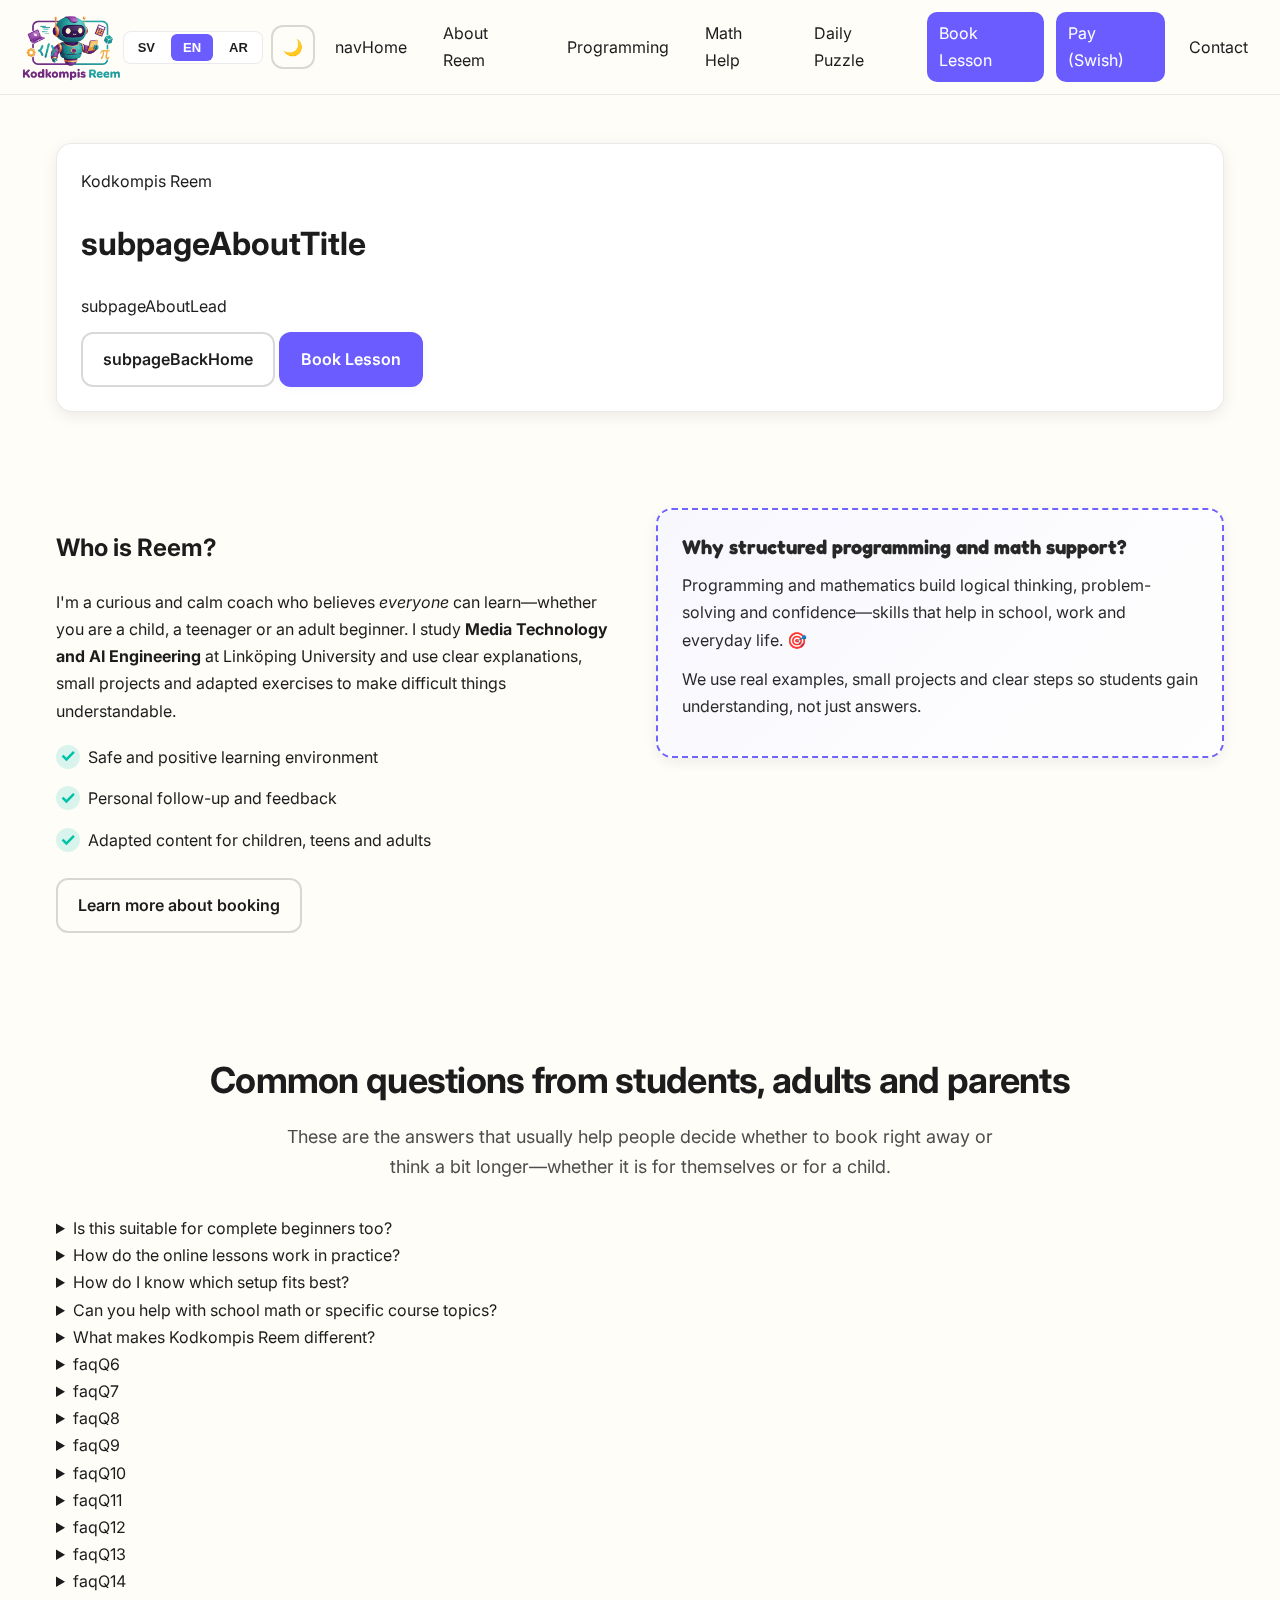
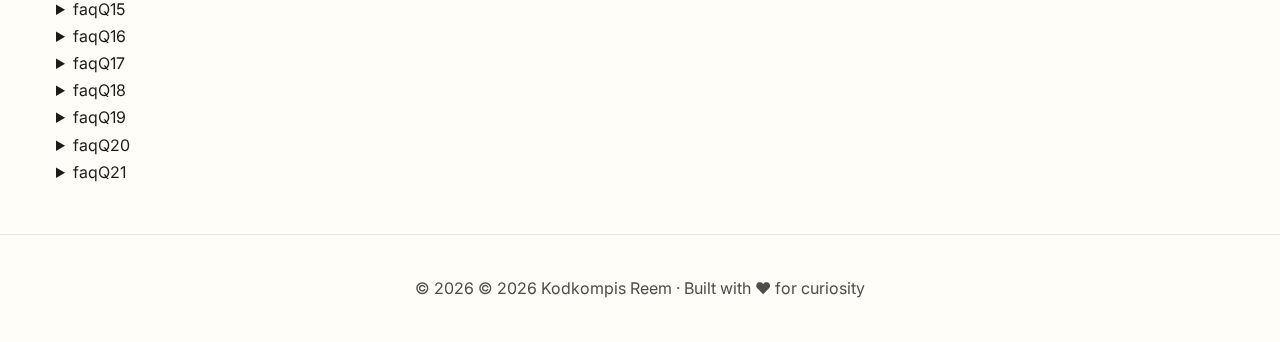
<file: about.html>
<!DOCTYPE html>
<html lang="sv">
<head>
  <meta charset="utf-8" />
  <meta name="viewport" content="width=device-width, initial-scale=1" />
  <title>Om Reem – Kodkompis Reem</title>
  <meta name="description" content="Om Reem, trygg undervisning och vanliga frågor om upplägg och nivå." />
  <meta property="og:type" content="website" />
  <meta property="og:title" content="Om Reem – Kodkompis Reem" />
  <meta property="og:description" content="Läs om Reem, hur lektionerna fungerar och svar på vanliga frågor om programmering, mattehjälp och bokning." />
  <meta property="og:site_name" content="Kodkompis Reem" />
  <meta property="og:image" content="assets/Modern_playful_Kodkompis_Reem_logo_with_friendly_robot_and_coding_math_elements.png" />
  <meta property="og:image:alt" content="Kodkompis Reem logo with friendly robot and coding and math elements" />
  <meta name="twitter:card" content="summary_large_image" />
  <meta name="twitter:title" content="Om Reem – Kodkompis Reem" />
  <meta name="twitter:description" content="Läs om Reem, hur lektionerna fungerar och svar på vanliga frågor om programmering, mattehjälp och bokning." />
  <meta name="twitter:image" content="assets/Modern_playful_Kodkompis_Reem_logo_with_friendly_robot_and_coding_math_elements.png" />
  <link rel="preconnect" href="https://fonts.googleapis.com">
  <link rel="preconnect" href="https://fonts.gstatic.com" crossorigin>
  <link href="https://fonts.googleapis.com/css2?family=Fredoka:wght@400;600&family=Inter:wght@400;600;700&display=swap" rel="stylesheet">
  <link rel="stylesheet" href="style.css" />
  <script src="translations.js"></script>
  <script src="i18n.js"></script>
  <style>
    /* Smooth scroll behavior */
    html {
      scroll-behavior: smooth;
    }
    
    /* Smooth scroll offset for fixed header */
    section[id] {
      scroll-margin-top: 100px;
    }
  </style>
  <!-- 
    Logo note: The logo image is stored in assets/ folder.
    For production, consider hosting it on a CDN or GitHub Pages for better performance.
    For Google Forms integration, the logo must be accessible via URL.
  -->
</head>
<body>
<header class="site-header">
    <a class="logo" href="index.html" aria-label="Start – Kodkompis Reem">
      <img src="assets/Modern_playful_Kodkompis_Reem_logo_with_friendly_robot_and_coding_math_elements.png" 
           alt="Kodkompis Reem" 
           class="logo-img" 
           width="300" 
           height="70" />
      <span class="logo-text" aria-hidden="true">Kodkompis Reem</span>
    </a>

    <!-- Language Switcher -->
    <div class="lang-switcher" id="langSwitcher" role="group" aria-label="Välj språk">
      <button data-lang="sv" class="lang-btn" aria-pressed="true" title="Svenska">SV</button>
      <button data-lang="en" class="lang-btn" aria-pressed="false" title="English">EN</button>
      <button data-lang="ar" class="lang-btn" aria-pressed="false" title="العربية">AR</button>
    </div>

    <!-- Dark mode toggle -->
    <button id="themeToggle" class="theme-toggle btn ghost" data-i18n-aria="themeToggle" title="Byt tema">
      <span class="theme-icon" aria-hidden="true">🌙</span>
    </button>

    <!-- Hamburger -->
    <button id="navToggle" class="nav-toggle" aria-label="Öppna meny" aria-expanded="false" aria-controls="primary-nav">
      <span class="bar" aria-hidden="true"></span>
      <span class="bar" aria-hidden="true"></span>
      <span class="bar" aria-hidden="true"></span>
    </button>

    <!-- Meny -->
    <nav id="primary-nav" class="nav" aria-label="Huvudmeny">
      <a href="index.html" data-i18n="navHome">Hem</a>
      <a href="about.html" aria-current="page" data-i18n="navOm">Om Reem</a>
      <a href="programming.html" data-i18n="navProgrammering">Programmering</a>
      <a href="math.html" data-i18n="navMatte">Mattehjälp</a>
      <a href="labs.html" data-i18n="navPussel">Prova live</a>
      <a class="cta" href="booking.html#booking" data-i18n="navBoka">Boka lektion</a>
      <a class="cta" href="payments.html" data-i18n="navBetala">Betala (Swish)</a>
      <a href="booking.html#kontakt" data-i18n="navKontakt">Kontakta</a>
    </nav>
  </header>

  <main id="top">

    <section class="section subpage-hero" aria-labelledby="subpage-title">
      <div class="container">
        <div class="card">
          <span class="eyebrow">Kodkompis Reem</span>
          <h1 id="subpage-title" data-i18n="subpageAboutTitle">Om Reem, tryggheten och vanliga frågor</h1>
          <p data-i18n="subpageAboutLead">Här finns bakgrunden, arbetssättet och svar på det som ofta avgör om man vill boka.</p>
          <div class="page-intro-actions">
            <a class="btn ghost" href="index.html" data-i18n="subpageBackHome">Till startsidan</a>
            <a class="btn primary" href="booking.html#booking" data-i18n="navBoka">Boka lektion</a>
          </div>
        </div>
      </div>
    </section>

<section id="om" class="section" aria-labelledby="om-title">
      <div class="container grid-2">
        <div>
          <h2 id="om-title" data-i18n="aboutTitle">Vem är Reem?</h2>
          <p data-i18n="aboutText">
            Jag är en nyfiken och lugn coach som tror att <em>alla</em> kan lära sig programmera.
            Jag studerar <strong>till Civilingenjör i Medieteknik och AI</strong> vid Linköpings universitet och använder lekfulla övningar, små projekt och tydliga förklaringar.
          </p>
          <ul class="check">
            <li data-i18n="aboutItem1">Trygg och positiv lärmiljö</li>
            <li data-i18n="aboutItem2">Personlig uppföljning och feedback</li>
            <li data-i18n="aboutItem3">Åldersanpassat innehåll</li>
          </ul>
          <div class="cta-wrapper">
            <a class="btn ghost" href="booking.html#booking" data-i18n="aboutBtn">Läs mer om bokning</a>
          </div>
        </div>
        <div>
          <div class="card soft">
            <h3 data-i18n="aboutWhyTitle">Varför kodning för barn?</h3>
            <p data-i18n="aboutWhy1">Kodning tränar logiskt tänkande, kreativitet och problemlösning – superkrafter för framtiden! 🎯</p>
            <p data-i18n="aboutWhy2">Vi bygger spel, små appar och robotlogik. Barnen får skapa, testa och våga göra fel.</p>
          </div>
        </div>
      </div>
    </section>
<section id="faq" class="section" aria-labelledby="faq-title">
      <div class="container">
        <h2 id="faq-title" data-i18n="faqTitle">Vanliga frågor från föräldrar och elever</h2>
        <p data-i18n="faqIntro">Här är svar på det som brukar avgöra om man bokar direkt eller vill fundera lite till.</p>

        <div class="faq-list">
          <details class="faq-item">
            <summary data-i18n="faqQ1">Passar det här även helt nybörjare?</summary>
            <p data-i18n="faqA1">Ja. Upplägget anpassas efter startnivå, tempo och ålder. Målet är att eleven ska känna tidiga framsteg, inte press.</p>
          </details>
          <details class="faq-item">
            <summary data-i18n="faqQ2">Hur fungerar onlinelektionerna i praktiken?</summary>
            <p data-i18n="faqA2">Lektionerna sker via Google Meet. Eleven får tydlig guidning, skärmdelning vid behov och konkreta nästa steg efter lektionen.</p>
          </details>
          <details class="faq-item">
            <summary data-i18n="faqQ3">Hur vet jag vad mitt barn behöver börja med?</summary>
            <p data-i18n="faqA3">Använd rekommendationsguiden ovan eller boka en första lektion så anpassas innehåll och nivå direkt efter elevens mål.</p>
          </details>
          <details class="faq-item">
            <summary data-i18n="faqQ4">Kan man få hjälp med skolmatte eller specifika kursmoment?</summary>
            <p data-i18n="faqA4">Ja. Mattehjälpen kan fokusera på läxor, prov, nationella prov eller områden som eleven fastnat på.</p>
          </details>
          <details class="faq-item">
            <summary data-i18n="faqQ5">Vad gör Kodkompis Reem annorlunda?</summary>
            <p data-i18n="faqA5">Kombinationen av trygg ton, tydlig struktur och kreativa projekt gör att eleven inte bara löser uppgifter utan faktiskt förstår och vågar fortsätta.</p>
          </details>
          <details class="faq-item">
            <summary data-i18n="faqQ6">Behöver eleven en dator före lektionen?</summary>
            <p data-i18n="faqA6">Ja. För programmering och de flesta mattelektioner behövs en PC eller laptop så att skärmdelning, kod och uppgifter fungerar smidigt. Mobil eller surfplatta räcker inte som huvudenhet.</p>
          </details>
          <details class="faq-item">
            <summary data-i18n="faqQ7">Hur lång är en vanlig lektion?</summary>
            <p data-i18n="faqA7">De flesta privatlektioner är 60 minuter. För yngre barn anpassas tempot och innehållet så att lektionen känns lagom och tydlig.</p>
          </details>
          <details class="faq-item">
            <summary data-i18n="faqQ8">Måste man boka många lektioner direkt?</summary>
            <p data-i18n="faqA8">Nej. Det går bra att börja med en första lektion och sedan bestämma om ni vill fortsätta med fler pass eller ett längre upplägg.</p>
          </details>
          <details class="faq-item">
            <summary data-i18n="faqQ9">Får man hjälp med läxor och prov också?</summary>
            <p data-i18n="faqA9">Ja. Upplägget kan fokusera på läxor, provförberedelser, specifika kursmoment eller att bygga upp grunder som saknas.</p>
          </details>
          <details class="faq-item">
            <summary data-i18n="faqQ10">Passar lektionerna barn som tappar fokus lätt?</summary>
            <p data-i18n="faqA10">Ja. Lektionerna är uppdelade i små steg med tydliga mål, lugnt tempo och tät återkoppling för att hjälpa eleven att hålla fokus.</p>
          </details>
          <details class="faq-item">
            <summary data-i18n="faqQ11">Kan föräldern vara med under lektionen?</summary>
            <p data-i18n="faqA11">Ja, särskilt i början eller med yngre barn. Målet är att det ska kännas tryggt och enkelt att komma igång.</p>
          </details>
          <details class="faq-item">
            <summary data-i18n="faqQ12">Behöver eleven ha installerat något innan programmeringslektionen?</summary>
            <p data-i18n="faqA12">Ibland behövs ett enkelt verktyg eller en webbsida vara redo, men ni får tydlig information i förväg om något behöver förberedas.</p>
          </details>
          <details class="faq-item">
            <summary data-i18n="faqQ13">Hur vet jag om mitt barn ska börja med Scratch eller Python?</summary>
            <p data-i18n="faqA13">Det beror på ålder, nivå och mål. Scratch passar ofta bäst för en lugn och visuell start, medan Python passar elever som vill skriva riktig kod tidigt.</p>
          </details>
          <details class="faq-item">
            <summary data-i18n="faqQ14">Kan vuxna också boka lektioner?</summary>
            <p data-i18n="faqA14">Ja. Det finns stöd både för vuxna nybörjare och för vuxna som vill stärka matematik eller komma igång med programmering tydligt och praktiskt.</p>
          </details>
          <details class="faq-item">
            <summary data-i18n="faqQ15">Hur snabbt får man svar om man skickar ett meddelande?</summary>
            <p data-i18n="faqA15">Målet är att svara inom 24 timmar på vardagar. Om ni inte får svar kan ni också mejla direkt.</p>
          </details>
          <details class="faq-item">
            <summary data-i18n="faqQ16">Vad händer efter att jag har bokat?</summary>
            <p data-i18n="faqA16">Ni får en bekräftelse via e-post. Därefter är nästa steg att förbereda datorn, länken till mötet och eventuella små instruktioner inför första lektionen.</p>
          </details>
          <details class="faq-item">
            <summary data-i18n="faqQ17">Får eleven något att jobba vidare med mellan lektionerna?</summary>
            <p data-i18n="faqA17">Ja, när det passar eleven. Det kan vara små uppgifter, repetition eller ett nästa steg i projektet så att utvecklingen fortsätter mellan passen.</p>
          </details>
          <details class="faq-item">
            <summary data-i18n="faqQ18">Är lektionerna bara för nybörjare?</summary>
            <p data-i18n="faqA18">Nej. Upplägget kan anpassas både för nybörjare och för elever som redan kommit igång men behöver bättre struktur, stöd eller större utmaningar.</p>
          </details>
          <details class="faq-item">
            <summary data-i18n="faqQ19">Kan man få hjälp med nationella prov eller kursmål?</summary>
            <p data-i18n="faqA19">Ja. I matte går det bra att fokusera på nationella prov, kursmål och områden där eleven behöver extra tydlighet och träning.</p>
          </details>
          <details class="faq-item">
            <summary data-i18n="faqQ20">Vad kostar lektionerna?</summary>
            <p data-i18n="faqA20">Priset varierar beroende på ämne, ålder och upplägg. Aktuella nivåer syns på sidorna för programmering, matte och sommarkurser.</p>
          </details>
          <details class="faq-item">
            <summary data-i18n="faqQ21">Hur gör jag om jag inte vet vilket upplägg som passar bäst?</summary>
            <p data-i18n="faqA21">Börja med rekommendationsguiden på startsidan eller boka en första lektion. Då blir det lättare att se rätt nivå och nästa steg direkt.</p>
          </details>
        </div>
      </div>
    </section>
  </main>

  <!-- Floating CTA Button -->
  <a href="booking.html#booking" class="floating-cta" data-i18n-aria="navBoka">
    <span data-i18n="floatingCTA">📅 Boka nu</span>
  </a>

  <footer class="site-footer">
    <div class="container">
      <p>© <span id="year"></span> <span data-i18n="footerText">Kodkompis Reem · Byggd med ♥ för nyfikenhet</span></p>
    </div>
  </footer>

  <!-- Runtime-konfiguration för bokning och kontakt -->
  <script>
    window.BOOKING_EMBED_URL = 'https://calendar.google.com/calendar/appointments/schedules/AcZssZ1D7QFLmMnSTLvrbONnyTRTobxOdbEzDhsoy6MaF2e0MoCnRoppAxcz9-0uxheUBskpJbySrTN2?gv=true';
        window.CONTACT_FORM_JSON_MODE = true;
  </script>

  <script src="mini-labs.js"></script>
  
  <script>
    (function() {
      if (!window.BOOKING_EMBED_URL) return;

      const bookingFrame = document.getElementById('bookingFrame');
      if (bookingFrame) {
        bookingFrame.src = window.BOOKING_EMBED_URL;
      }

      document.querySelectorAll('[data-booking-external-link]').forEach((link) => {
        link.href = window.BOOKING_EMBED_URL;
      });
    })();
  </script>

  <script>
    (function() {
      const age = document.getElementById('quizAge');
      const focus = document.getElementById('quizFocus');
      const goal = document.getElementById('quizGoal');
      const trigger = document.getElementById('quizRecommend');
      const result = document.getElementById('quizResult');
      const title = document.getElementById('quizResultTitle');
      const text = document.getElementById('quizResultText');
      const list = document.getElementById('quizResultList');

      if (!age || !focus || !goal || !trigger || !result || !title || !text || !list) return;

      let currentRecommendation = null;

      const recommendations = {
        young: ['recYoungTitle', 'recYoungText', ['recYoungItem1', 'recYoungItem2', 'recYoungItem3']],
        builder: ['recBuilderTitle', 'recBuilderText', ['recBuilderItem1', 'recBuilderItem2', 'recBuilderItem3']],
        portfolio: ['recPortfolioTitle', 'recPortfolioText', ['recPortfolioItem1', 'recPortfolioItem2', 'recPortfolioItem3']],
        math: ['recMathTitle', 'recMathText', ['recMathItem1', 'recMathItem2', 'recMathItem3']],
        coach: ['recCoachTitle', 'recCoachText', ['recCoachItem1', 'recCoachItem2', 'recCoachItem3']]
      };

      function t(key) {
        return window.i18n ? window.i18n.t(key) : key;
      }

      function decideRecommendation() {
        if (focus.value === 'math') {
          return 'math';
        }

        if (focus.value === 'mixed') {
          return 'coach';
        }

        if (age.value === '6-8') {
          return 'young';
        }

        if (age.value === '13-16' || age.value === 'adult') {
          return goal.value === 'support' ? 'coach' : 'portfolio';
        }

        if (goal.value === 'support') {
          return 'coach';
        }

        return 'builder';
      }

      function renderRecommendation() {
        if (!currentRecommendation) {
          result.classList.add('is-empty');
          title.textContent = t('quizDefaultTitle');
          text.textContent = t('quizDefaultText');
          list.innerHTML = '';
          return;
        }

        const config = recommendations[currentRecommendation];
        if (!config) return;

        result.classList.remove('is-empty');
        title.textContent = t(config[0]);
        text.textContent = t(config[1]);
        list.innerHTML = '';
        config[2].forEach((itemKey) => {
          const li = document.createElement('li');
          li.textContent = t(itemKey);
          list.appendChild(li);
        });
      }

      trigger.addEventListener('click', () => {
        currentRecommendation = decideRecommendation();
        renderRecommendation();
      });

      document.addEventListener('languageChanged', renderRecommendation);
      renderRecommendation();
    })();
  </script>

  <script>
    (function () {
      const summerContent = {
        sv: {
          eyebrow: 'Sommar 2026',
          title: 'Sommarkurser med tydlig roadmap och direkt anmälan',
          intro: 'För barn finns spår i Scratch och Python. För vuxna finns en praktisk Python-kurs från grunden. Alla kurser består av 12 livelektioner online.',
          footnote: 'Barnkurserna kostar cirka 175 kr per lektion och vuxenkursen cirka 200 kr per lektion. Platserna kan bokas direkt eller anmälas via formuläret.',
          book: 'Boka plats', interest: 'Anmäl intresse', roadmap: 'Se hela 12-lektionsplanen', totalLabel: 'Total kurskostnad', lessonLabel: 'Per lektion', lessonsLabel: '12 livelektioner online', bestForLabel: 'Passar för', startDateLabel: (window.i18n ? window.i18n.t('summerStartLabel') : 'Kursstart'), startDate: (window.i18n ? window.i18n.t('summerStartDate') : 'Från 6 juli 2026'), formatLabel: (window.i18n ? window.i18n.t('summerFormatLabel') : 'Format'), formatValue: (window.i18n ? window.i18n.t('summerFormatValue') : 'Live online'),
          cards: [
            { audience: 'Barn 7–10 år', badge: 'Mest lekfull', title: 'Scratch Summer Start', subtitle: 'Bygg spel, berättelser och logiskt tänkande från grunden.', bestFor: 'Barn som vill börja lugnt, kreativt och visuellt.', pricePerLesson: '175 kr', total: '2100 kr', topic: 'summer_kids', message: 'Hej! Jag vill anmäla intresse för Scratch Summer Start (12 lektioner).', bullets: ['Visuella block och tydliga mål varje vecka', 'Mini-projekt som går att visa upp hemma', 'Perfekt första steg innan vidare Python'], roadmapItems: ['Lektion 1: Kom igång med Scratch och hitta i gränssnittet', 'Lektion 2: Rörelse, figurer och bakgrunder', 'Lektion 3: Händelser och interaktion', 'Lektion 4: Loopar och mönster', 'Lektion 5: Villkor och val i spelet', 'Lektion 6: Variabler och poängsystem', 'Lektion 7: Ljud, effekter och timing', 'Lektion 8: Designa ett eget minispel', 'Lektion 9: Felsökning på ett enkelt sätt', 'Lektion 10: Förbättra spelet med nya nivåer', 'Lektion 11: Eget slutprojekt', 'Lektion 12: Showcase och nästa steg mot Scratch/Python'] },
            { audience: 'Barn 10–15 år', badge: 'Scratch + Python', title: 'Python Explorer för barn', subtitle: 'För barn som vill gå från spelidéer till riktig kod i små, tydliga steg.', bestFor: 'Barn och tonåringar som gillar spel, logik och problemlösning.', pricePerLesson: '175 kr', total: '2100 kr', topic: 'summer_kids', message: 'Hej! Jag vill anmäla intresse för Python Explorer för barn (12 lektioner).', bullets: ['Trygg introduktion till Python med roliga exempel', 'Spel, quiz och små automationer', 'Tydlig progression från grunder till eget projekt'], roadmapItems: ['Lektion 1: Vad är Python och hur kör man kod?', 'Lektion 2: print, variabler och text', 'Lektion 3: input och enkla användarval', 'Lektion 4: if-satser och beslut', 'Lektion 5: loopar och repetition', 'Lektion 6: funktioner och återanvändbar kod', 'Lektion 7: listor och enkel datahantering', 'Lektion 8: bygg ett quiz eller ett litet spel', 'Lektion 9: felsöka som en programmerare', 'Lektion 10: förbättra projektet med fler funktioner', 'Lektion 11: eget projekt med handledning', 'Lektion 12: demo, återkoppling och nästa Python-steg'] },
            { audience: 'Vuxna nybörjare', badge: 'Praktisk Python', title: 'Python Summer Track för vuxna', subtitle: 'En tydlig 12-lektionskurs för dig som vill förstå Python på riktigt och använda det praktiskt.', bestFor: 'Vuxna som vill byta spår, automatisera, lära för jobbet eller bygga självsäkerhet i kod.', pricePerLesson: '200 kr', total: '2400 kr', topic: 'summer_adults', message: 'Hej! Jag vill anmäla intresse för Python Summer Track för vuxna (12 lektioner).', bullets: ['Från noll till fungerande små program', 'Fokus på praktisk förståelse i stället för stress', 'Automation, data och miniprojekt'], roadmapItems: ['Lektion 1: miljö, editor och första Python-programmet', 'Lektion 2: variabler, typer och grundläggande operationer', 'Lektion 3: villkor och logiskt tänkande', 'Lektion 4: loopar och effektiv repetition', 'Lektion 5: funktioner och struktur', 'Lektion 6: listor, dictionaries och enkel datamodellering', 'Lektion 7: moduler och återanvändbar kod', 'Lektion 8: filhantering och enkel input/output', 'Lektion 9: praktisk automation i vardagen', 'Lektion 10: data, API eller enkel analys', 'Lektion 11: eget miniprojekt med coachning', 'Lektion 12: roadmap efter sommaren och nästa steg'] }
          ]
        },
        en: {
          eyebrow: 'Summer 2026', title: 'Summer courses with a clear roadmap and direct registration', intro: 'Children can choose Scratch or Python. Adults can join a practical Python-from-scratch track. Every course includes 12 live online lessons.', footnote: 'Children’s courses are about SEK 175 per lesson and the adult Python course is about SEK 200 per lesson. You can book directly or register interest through the form.', book: 'Book a spot', interest: 'Register interest', roadmap: 'See the full 12-lesson roadmap', totalLabel: 'Total course price', lessonLabel: 'Per lesson', lessonsLabel: '12 live online lessons', bestForLabel: 'Best for', startDateLabel: (window.i18n ? window.i18n.t('summerStartLabel') : 'Course start'), startDate: (window.i18n ? window.i18n.t('summerStartDate') : 'From 6 July 2026'), formatLabel: (window.i18n ? window.i18n.t('summerFormatLabel') : 'Format'), formatValue: (window.i18n ? window.i18n.t('summerFormatValue') : 'Live online'),
          cards: [
            { audience: 'Children 7–10', badge: 'Most playful', title: 'Scratch Summer Start', subtitle: 'Build games, stories and logical thinking from the ground up.', bestFor: 'Children who want a calm, creative and visual start.', pricePerLesson: 'SEK 175', total: 'SEK 2100', topic: 'summer_kids', message: 'Hi! I want to register interest in Scratch Summer Start (12 lessons).', bullets: ['Visual blocks and clear weekly goals', 'Mini-projects to show at home', 'A perfect first step before more Python'], roadmapItems: ['Lesson 1: Get started with Scratch and the interface', 'Lesson 2: Movement, characters and backgrounds', 'Lesson 3: Events and interaction', 'Lesson 4: Loops and patterns', 'Lesson 5: Conditions and game choices', 'Lesson 6: Variables and score systems', 'Lesson 7: Sound, effects and timing', 'Lesson 8: Design your own mini game', 'Lesson 9: Simple debugging', 'Lesson 10: Improve the game with more levels', 'Lesson 11: Final project', 'Lesson 12: Showcase and next steps'] },
            { audience: 'Children 10–15', badge: 'Scratch + Python', title: 'Python Explorer for kids', subtitle: 'For children who want to go from game ideas to real code in small, clear steps.', bestFor: 'Children and teens who enjoy games, logic and problem solving.', pricePerLesson: 'SEK 175', total: 'SEK 2100', topic: 'summer_kids', message: 'Hi! I want to register interest in Python Explorer for kids (12 lessons).', bullets: ['A gentle Python introduction with fun examples', 'Games, quizzes and tiny automations', 'Clear progress from basics to a personal project'], roadmapItems: ['Lesson 1: What Python is and how to run code', 'Lesson 2: print, variables and text', 'Lesson 3: input and simple user choices', 'Lesson 4: if statements and decisions', 'Lesson 5: loops and repetition', 'Lesson 6: functions and reusable code', 'Lesson 7: lists and simple data handling', 'Lesson 8: build a quiz or mini game', 'Lesson 9: debug like a programmer', 'Lesson 10: improve the project with more features', 'Lesson 11: guided personal project', 'Lesson 12: demo, feedback and next Python step'] },
            { audience: 'Adult beginners', badge: 'Practical Python', title: 'Python Summer Track for adults', subtitle: 'A clear 12-lesson course for adults who want to understand Python for real and use it in practice.', bestFor: 'Adults who want to switch track, automate work, learn for their job or build coding confidence.', pricePerLesson: 'SEK 200', total: 'SEK 2400', topic: 'summer_adults', message: 'Hi! I want to register interest in Python Summer Track for adults (12 lessons).', bullets: ['From zero to working mini-programs', 'Understanding before pressure', 'Automation, data and mini-projects'], roadmapItems: ['Lesson 1: environment, editor and first program', 'Lesson 2: variables, types and operations', 'Lesson 3: conditions and logic', 'Lesson 4: loops and repetition', 'Lesson 5: functions and structure', 'Lesson 6: lists, dictionaries and simple data modelling', 'Lesson 7: modules and reusable code', 'Lesson 8: files and basic input/output', 'Lesson 9: practical automation', 'Lesson 10: data, API or simple analysis', 'Lesson 11: guided mini-project', 'Lesson 12: post-summer roadmap and next steps'] }
          ]
        },
        ar: {
          eyebrow: 'صيف 2026', title: 'دورات صيفية بخطة واضحة وتسجيل مباشر', intro: 'للأطفال مسارات في Scratch وPython. وللبالغين مسار Python عملي من الصفر. كل دورة تتكون من 12 درساً مباشراً عبر الإنترنت.', footnote: 'دورات الأطفال حوالي 175 كرون للدرس، ودورة Python للبالغين حوالي 200 كرون للدرس. يمكن الحجز مباشرة أو تسجيل الاهتمام عبر النموذج.', book: 'احجز مكاناً', interest: 'سجل اهتمامك', roadmap: 'عرض خطة الدروس الـ12', totalLabel: 'سعر الدورة الكامل', lessonLabel: 'لكل درس', lessonsLabel: '12 درساً مباشراً عبر الإنترنت', bestForLabel: 'مناسبة لـ', startDateLabel: (window.i18n ? window.i18n.t('summerStartLabel') : 'بداية الدورة'), startDate: (window.i18n ? window.i18n.t('summerStartDate') : 'ابتداءً من 6 يوليو 2026'), formatLabel: (window.i18n ? window.i18n.t('summerFormatLabel') : 'التنسيق'), formatValue: (window.i18n ? window.i18n.t('summerFormatValue') : 'مباشر أونلاين'),
          cards: [
            { audience: 'الأطفال 7–10 سنوات', badge: 'الأكثر مرحاً', title: 'Scratch Summer Start', subtitle: 'بناء ألعاب وقصص وتفكير منطقي من الصفر.', bestFor: 'الأطفال الذين يريدون بداية هادئة وإبداعية وبصرية.', pricePerLesson: '175 كرون', total: '2100 كرون', topic: 'summer_kids', message: 'مرحباً! أريد تسجيل اهتمام بدورة Scratch Summer Start المكوّنة من 12 درساً.', bullets: ['أهداف أسبوعية واضحة باستخدام البلوكات', 'مشاريع صغيرة يمكن عرضها في المنزل', 'بداية ممتازة قبل الانتقال إلى Python'], roadmapItems: ['الدرس 1: التعرف على Scratch والواجهة', 'الدرس 2: الحركة والشخصيات والخلفيات', 'الدرس 3: الأحداث والتفاعل', 'الدرس 4: الحلقات والأنماط', 'الدرس 5: الشروط والاختيارات', 'الدرس 6: المتغيرات ونظام النقاط', 'الدرس 7: الأصوات والتأثيرات والتوقيت', 'الدرس 8: تصميم لعبة صغيرة', 'الدرس 9: تصحيح الأخطاء بطريقة بسيطة', 'الدرس 10: تطوير اللعبة بمستويات إضافية', 'الدرس 11: مشروع نهائي', 'الدرس 12: عرض الأعمال والخطوة التالية'] },
            { audience: 'الأطفال 10–15 سنة', badge: 'Scratch + Python', title: 'Python Explorer للأطفال', subtitle: 'للأطفال الذين يريدون الانتقال من أفكار الألعاب إلى الكود الحقيقي بخطوات واضحة.', bestFor: 'الأطفال والمراهقون الذين يحبون الألعاب والمنطق وحل المشكلات.', pricePerLesson: '175 كرون', total: '2100 كرون', topic: 'summer_kids', message: 'مرحباً! أريد تسجيل اهتمام بدورة Python Explorer للأطفال المكوّنة من 12 درساً.', bullets: ['مقدمة هادئة إلى Python بأمثلة ممتعة', 'ألعاب واختبارات وأتمتة صغيرة', 'تقدم واضح من الأساسيات إلى مشروع شخصي'], roadmapItems: ['الدرس 1: ما هي Python وكيف نشغّل الكود', 'الدرس 2: الطباعة والمتغيرات والنصوص', 'الدرس 3: الإدخال واختيارات المستخدم البسيطة', 'الدرس 4: الجمل الشرطية والقرارات', 'الدرس 5: الحلقات والتكرار', 'الدرس 6: الدوال وإعادة استخدام الكود', 'الدرس 7: القوائم ومعالجة البيانات البسيطة', 'الدرس 8: بناء اختبار أو لعبة صغيرة', 'الدرس 9: تصحيح الأخطاء مثل المبرمج', 'الدرس 10: تطوير المشروع بميزات إضافية', 'الدرس 11: مشروع شخصي بإشراف', 'الدرس 12: عرض وتغذية راجعة والخطوة التالية'] },
            { audience: 'مبتدئون بالغون', badge: 'Python عملي', title: 'Python Summer Track للبالغين', subtitle: 'دورة واضحة من 12 درساً للبالغين الذين يريدون فهم Python واستخدامها عملياً.', bestFor: 'البالغون الذين يريدون تغيير المسار أو الأتمتة أو التعلم للعمل أو بناء الثقة في البرمجة.', pricePerLesson: '200 كرون', total: '2400 كرون', topic: 'summer_adults', message: 'مرحباً! أريد تسجيل اهتمام بدورة Python Summer Track للبالغين المكوّنة من 12 درساً.', bullets: ['من الصفر إلى برامج صغيرة تعمل فعلاً', 'فهم عملي بدون ضغط زائد', 'أتمتة وبيانات ومشاريع صغيرة'], roadmapItems: ['الدرس 1: البيئة والمحرر وأول برنامج', 'الدرس 2: المتغيرات والأنواع والعمليات', 'الدرس 3: الشروط والمنطق', 'الدرس 4: الحلقات والتكرار', 'الدرس 5: الدوال وبنية الكود', 'الدرس 6: القوائم والقواميس ونمذجة البيانات البسيطة', 'الدرس 7: الوحدات وإعادة استخدام الكود', 'الدرس 8: الملفات والإدخال والإخراج', 'الدرس 9: أتمتة عملية في الحياة اليومية', 'الدرس 10: البيانات أو API أو تحليل بسيط', 'الدرس 11: مشروع صغير بإشراف', 'الدرس 12: خريطة ما بعد الصيف والخطوات التالية'] }
          ]
        }
      };

      function currentLang() {
        return (window.i18n && window.i18n.getLanguage && summerContent[window.i18n.getLanguage()]) ? window.i18n.getLanguage() : 'sv';
      }

      function renderSummerCourses() {
        const host = document.getElementById('summerCoursesGrid');
        const section = document.getElementById('summer-courses');
        if (!host || !section) return;
        const data = summerContent[currentLang()];
        const eyebrow = section.querySelector('.eyebrow');
        const h2 = section.querySelector('h2');
        const intro = section.querySelector('h2 + p');
        const footnote = section.querySelector('.summer-footnote');
        if (eyebrow) eyebrow.textContent = data.eyebrow;
        if (h2) h2.textContent = data.title;
        if (intro) intro.textContent = data.intro;
        if (footnote) footnote.textContent = data.footnote;
        host.innerHTML = data.cards.map((card, idx) => `
          <article class="card summer-course-card ${idx === 2 ? 'summer-course-card--featured' : ''}">
            <div class="summer-course-header">
              <div>
                <span class="summer-badge">${card.badge}</span>
                <p class="summer-audience">${card.audience}</p>
              </div>
              <span class="summer-chip">${data.lessonsLabel}</span>
            </div>
            <h3>${card.title}</h3>
            <p>${card.subtitle}</p>
            <ul class="meta">${card.bullets.map(item => `<li>${item}</li>`).join('')}</ul>
            <div class="summer-pricing">
              <div><span>${data.lessonLabel}</span><strong>${card.pricePerLesson}</strong></div>
              <div><span>${data.totalLabel}</span><strong>${card.total}</strong></div>
            </div>
            <div class="summer-course-meta">
              <span>📅 ${data.startDateLabel}: ${data.startDate}</span>
              <span>💻 ${data.formatLabel}: ${data.formatValue}</span>
            </div>
            <p class="summer-bestfor"><strong>${data.bestForLabel}:</strong> ${card.bestFor}</p>
            <div class="quiz-actions">
              <a class="btn primary" href="booking.html#booking">${data.book}</a>
              <button class="btn ghost summer-interest-btn" type="button" data-topic="${card.topic}" data-message="${card.message.replace(/"/g, '&quot;')}">${data.interest}</button>
            </div>
            <details class="summer-roadmap">
              <summary>${data.roadmap}</summary>
              <ol>${card.roadmapItems.map(step => `<li>${step}</li>`).join('')}</ol>
            </details>
          </article>`).join('');
      }

      function bindSummerInterestButtons() {
        document.querySelectorAll('.summer-interest-btn').forEach((btn) => {
          btn.addEventListener('click', () => {
            const payload = {
              topic: btn.dataset.topic || '',
              message: btn.dataset.message || ''
            };
            try {
              localStorage.setItem('kodkompis-contact-prefill', JSON.stringify(payload));
            } catch (err) {
              console.warn('Could not store summer-course prefill', err);
            }

            const topic = document.getElementById('topic');
            const message = document.getElementById('message');
            if (topic && payload.topic) topic.value = payload.topic;
            if (message && payload.message) message.value = payload.message;

            const contactSection = document.getElementById('kontakt');
            if (contactSection && message) {
              contactSection.scrollIntoView({ behavior: 'smooth', block: 'start' });
              message.focus();
              return;
            }

            window.location.href = 'booking.html#kontakt';
          });
        });
      }

      function renderDynamicSummer() {
        renderSummerCourses();
        bindSummerInterestButtons();
      }

      if (document.readyState === 'loading') document.addEventListener('DOMContentLoaded', renderDynamicSummer); else renderDynamicSummer();
      document.addEventListener('languageChanged', renderDynamicSummer);
    })();
  </script>

  <script>
    (function () {
      const form = document.getElementById('contactForm');
      const note = document.getElementById('formNote');
      const submitBtn = form?.querySelector('button[type="submit"]');
      if (!form) return;

      try {
        const rawPrefill = localStorage.getItem('kodkompis-contact-prefill');
        if (rawPrefill) {
          const prefill = JSON.parse(rawPrefill);
          if (prefill && typeof prefill === 'object') {
            if (prefill.topic && form.querySelector('#topic')) form.querySelector('#topic').value = prefill.topic;
            if (prefill.message && form.querySelector('#message') && !form.querySelector('#message').value) form.querySelector('#message').value = prefill.message;
          }
          localStorage.removeItem('kodkompis-contact-prefill');
        }
      } catch (err) {
        console.warn('Could not read saved contact prefill', err);
      }

      function setSubmitting(submitting) {
        if (submitBtn) {
          submitBtn.disabled = submitting;
        }
      }

      async function submitAsJson() {
        const formData = new FormData(form);
        const body = new URLSearchParams();

        formData.forEach((value, key) => {
          body.append(key, value);
        });

        const response = await fetch(form.action, {
          method: 'POST',
          body
        });

        if (!response.ok) {
          throw new Error(`HTTP ${response.status}`);
        }

        return response.json();
      }

      async function submitNoCorsFallback() {
        await fetch(form.action, {
          method: 'POST',
          mode: 'no-cors',
          body: new FormData(form)
        });
      }
  
      form.addEventListener('submit', async (e) => {
        // Allow pure HTML fallback if fetch is missing
        if (!window.fetch) return;
        e.preventDefault();
  
        if (!form.checkValidity()) {
          note.textContent = window.i18n ? window.i18n.t('formInvalid') : 'Kolla så att alla fält är ifyllda korrekt.';
          form.reportValidity();
          return;
        }
  
        // Honeypot (bot-skydd)
        const hp = form.querySelector('input[name="hp"]')?.value || '';
        if (hp.trim() !== '') {
          note.textContent = window.i18n ? window.i18n.t('formQueued') : 'Tack! Din förfrågan har skickats vidare.';
          form.reset();
          return;
        }
  
        note.textContent = window.i18n ? window.i18n.t('formSending') : 'Skickar…';
        setSubmitting(true);
  
        try {
          if (window.CONTACT_FORM_JSON_MODE) {
            try {
              const result = await submitAsJson();
              if (result && result.ok) {
                note.textContent = window.i18n ? window.i18n.t('formSuccess') : 'Tack! Ditt meddelande är skickat. Jag återkommer inom 24 timmar.';
                form.reset();
              } else if (result && result.error === 'validation_failed') {
                note.textContent = window.i18n ? window.i18n.t('formInvalid') : 'Kolla så att alla fält är ifyllda korrekt.';
                form.reportValidity();
              } else {
                note.textContent = window.i18n ? window.i18n.t('formError') : 'Nätverksfel. Kontrollera din uppkoppling eller mejla kodkompisreem@gmail.com';
              }
              return;
            } catch (jsonErr) {
              console.warn('JSON contact submission failed, using no-cors fallback:', jsonErr);
            }
          }

          await submitNoCorsFallback();
          note.textContent = window.i18n ? window.i18n.t('formQueued') : 'Din förfrågan har skickats vidare. Om du inte får svar inom 24 timmar, mejla kodkompisreem@gmail.com.';
          form.reset();
        } catch (err) {
          console.error('Kontaktform undantag:', err);
          note.textContent = window.i18n ? window.i18n.t('formError') : 'Nätverksfel. Kontrollera din uppkoppling eller mejla kodkompisreem@gmail.com';
        } finally {
          setSubmitting(false);
        }
      });
    })();
  
    document.getElementById('year').textContent = new Date().getFullYear();
  </script>

  <!-- Theme Management -->
  <script>
    // Theme management
    (function() {
      const themeToggle = document.getElementById('themeToggle');
      const themeIcon = themeToggle?.querySelector('.theme-icon');
      const STORAGE_KEY = 'kodkompis-theme';
      
      // Get system preference
      function getSystemTheme() {
        return window.matchMedia('(prefers-color-scheme: dark)').matches ? 'dark' : 'light';
      }
      
      // Get saved theme or system preference
      function getTheme() {
        const saved = localStorage.getItem(STORAGE_KEY);
        return saved || getSystemTheme();
      }
      
      // Set theme
      function setTheme(theme) {
        document.documentElement.setAttribute('data-theme', theme);
        localStorage.setItem(STORAGE_KEY, theme);
        updateThemeIcon(theme);
      }
      
      // Update toggle button icon
      function updateThemeIcon(theme) {
        if (!themeIcon || !themeToggle) return;
        themeIcon.textContent = theme === 'dark' ? '☀️' : '🌙';
        const labelKey = theme === 'dark' ? 'themeToggleLight' : 'themeToggle';
        const label = window.i18n ? window.i18n.t(labelKey) : (theme === 'dark' ? 'Byt till ljust läge' : 'Byt till mörkt läge');
        themeToggle.setAttribute('aria-label', label);
        themeToggle.setAttribute('title', label);
      }
      
      // Toggle theme
      function toggleTheme() {
        const currentTheme = document.documentElement.getAttribute('data-theme');
        const newTheme = currentTheme === 'dark' ? 'light' : 'dark';
        setTheme(newTheme);
      }
      
      // Initialize theme
      function initTheme() {
        const theme = getTheme();
        setTheme(theme);
        
        // Listen for system theme changes (if no manual preference)
        const mediaQuery = window.matchMedia('(prefers-color-scheme: dark)');
        const handleSystemThemeChange = (e) => {
          if (!localStorage.getItem(STORAGE_KEY)) {
            setTheme(e.matches ? 'dark' : 'light');
          }
        };

        if (typeof mediaQuery.addEventListener === 'function') {
          mediaQuery.addEventListener('change', handleSystemThemeChange);
        } else if (typeof mediaQuery.addListener === 'function') {
          mediaQuery.addListener(handleSystemThemeChange);
        }
        
        // Listen for language changes to update theme toggle aria-label
        document.addEventListener('languageChanged', () => {
          const currentTheme = document.documentElement.getAttribute('data-theme');
          if (currentTheme) {
            updateThemeIcon(currentTheme);
          }
        });
        
        // Add click event to toggle button
        if (themeToggle) {
          themeToggle.addEventListener('click', toggleTheme);
        }
      }
      
      // Initialize when DOM is loaded
      if (document.readyState === 'loading') {
        document.addEventListener('DOMContentLoaded', initTheme);
      } else {
        initTheme();
      }
    })();
  </script>

  <script>
    // Hamburger toggle
    (function(){
      const toggle = document.getElementById('navToggle');
      const nav = document.getElementById('primary-nav');
      if (!toggle || !nav) return;

      function setOpen(open) {
        nav.classList.toggle('open', open);
        toggle.setAttribute('aria-expanded', open ? 'true' : 'false');
        document.body.classList.toggle('no-scroll', open);
      }

      toggle.addEventListener('click', () => {
        setOpen(!nav.classList.contains('open'));
      });

      nav.querySelectorAll('a').forEach((link) => {
        link.addEventListener('click', () => setOpen(false));
      });

      document.addEventListener('keydown', (event) => {
        if (event.key === 'Escape') {
          setOpen(false);
        }
      });
    })();
  </script>

  <script>
    // Floating CTA - show after scrolling
    (function() {
      const floatingCTA = document.querySelector('.floating-cta');
      if (!floatingCTA) return;
      
      let lastScrollY = window.scrollY;
      let ticking = false;
      
      function updateCTA() {
        const scrollY = window.scrollY;
        const heroHeight = document.querySelector('.hero')?.offsetHeight || 400;
        
        // Show CTA after scrolling past hero section
        if (scrollY > heroHeight * 0.5) {
          floatingCTA.classList.add('visible');
        } else {
          floatingCTA.classList.remove('visible');
        }
        
        lastScrollY = scrollY;
        ticking = false;
      }
      
      function requestTick() {
        if (!ticking) {
          requestAnimationFrame(updateCTA);
          ticking = true;
        }
      }
      
      window.addEventListener('scroll', requestTick, { passive: true });
      // Check on load
      updateCTA();
    })();
  </script>

</body>
</html>
</file>
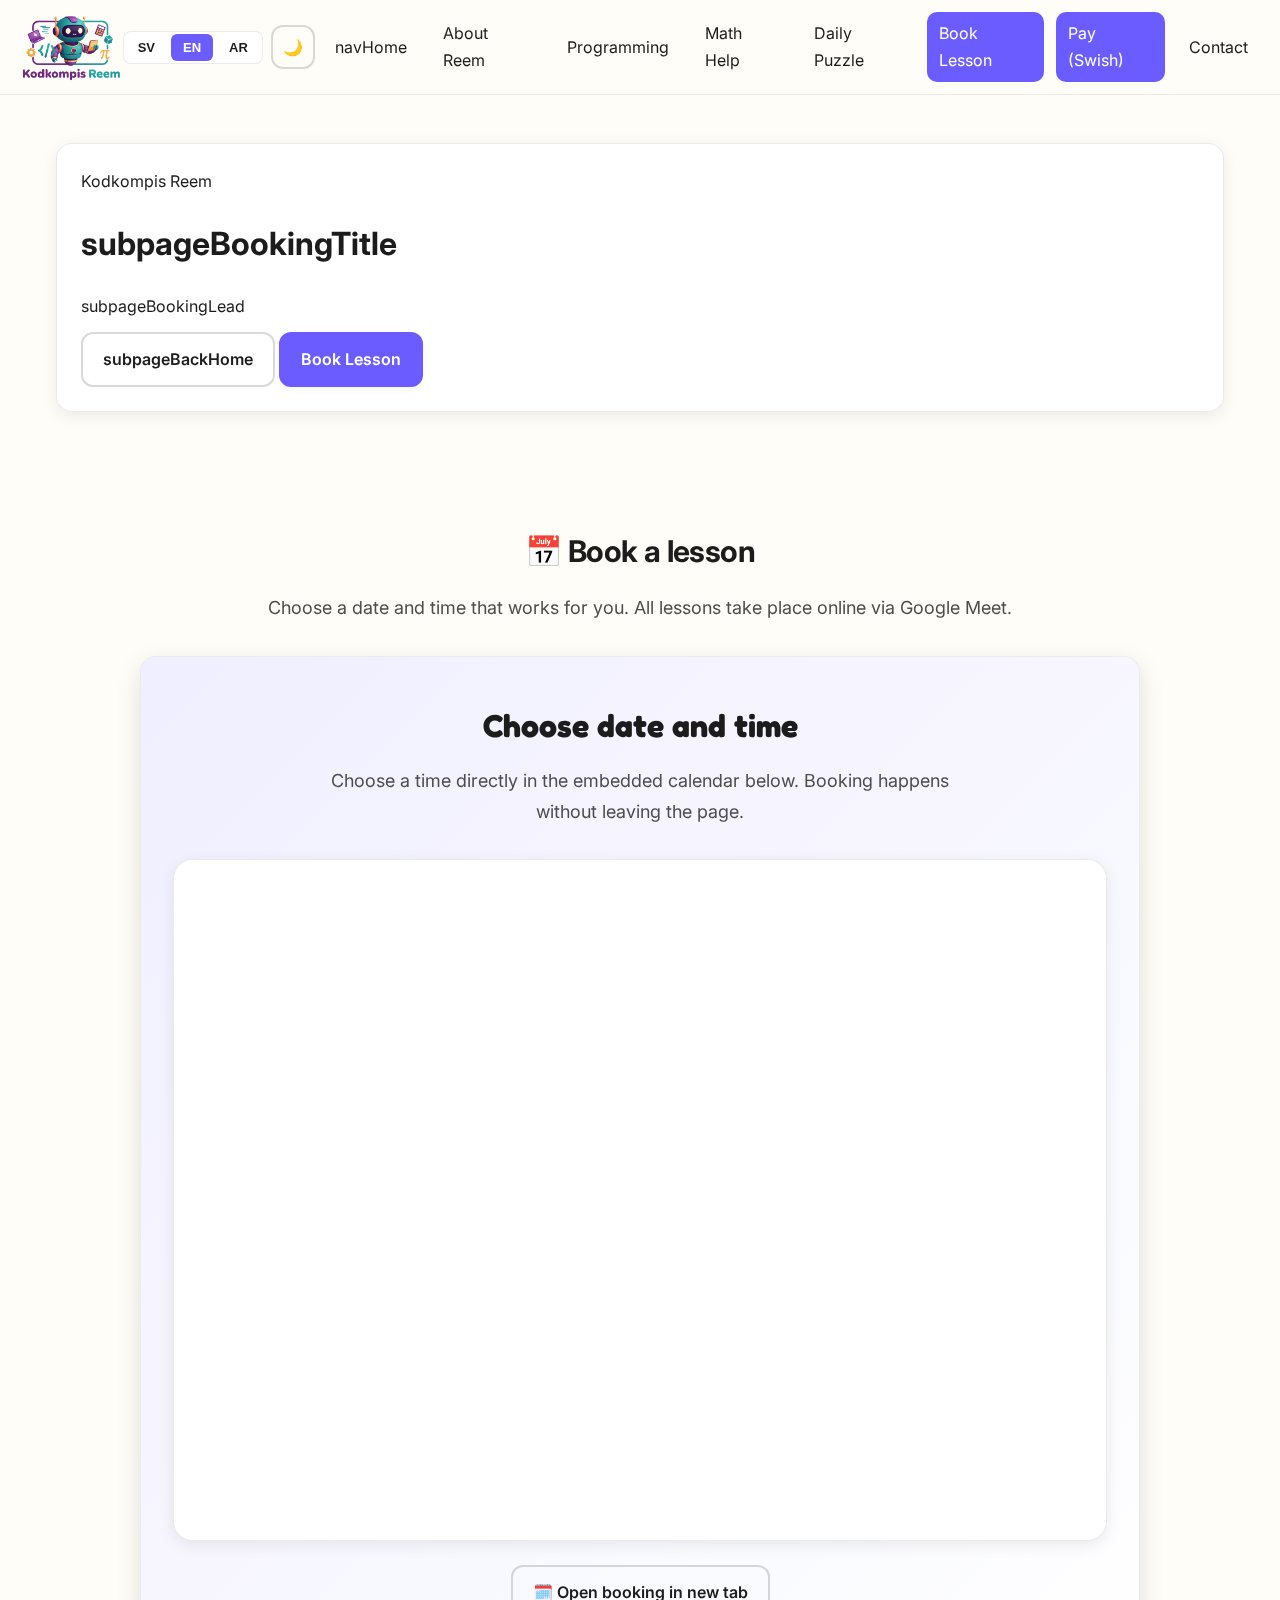
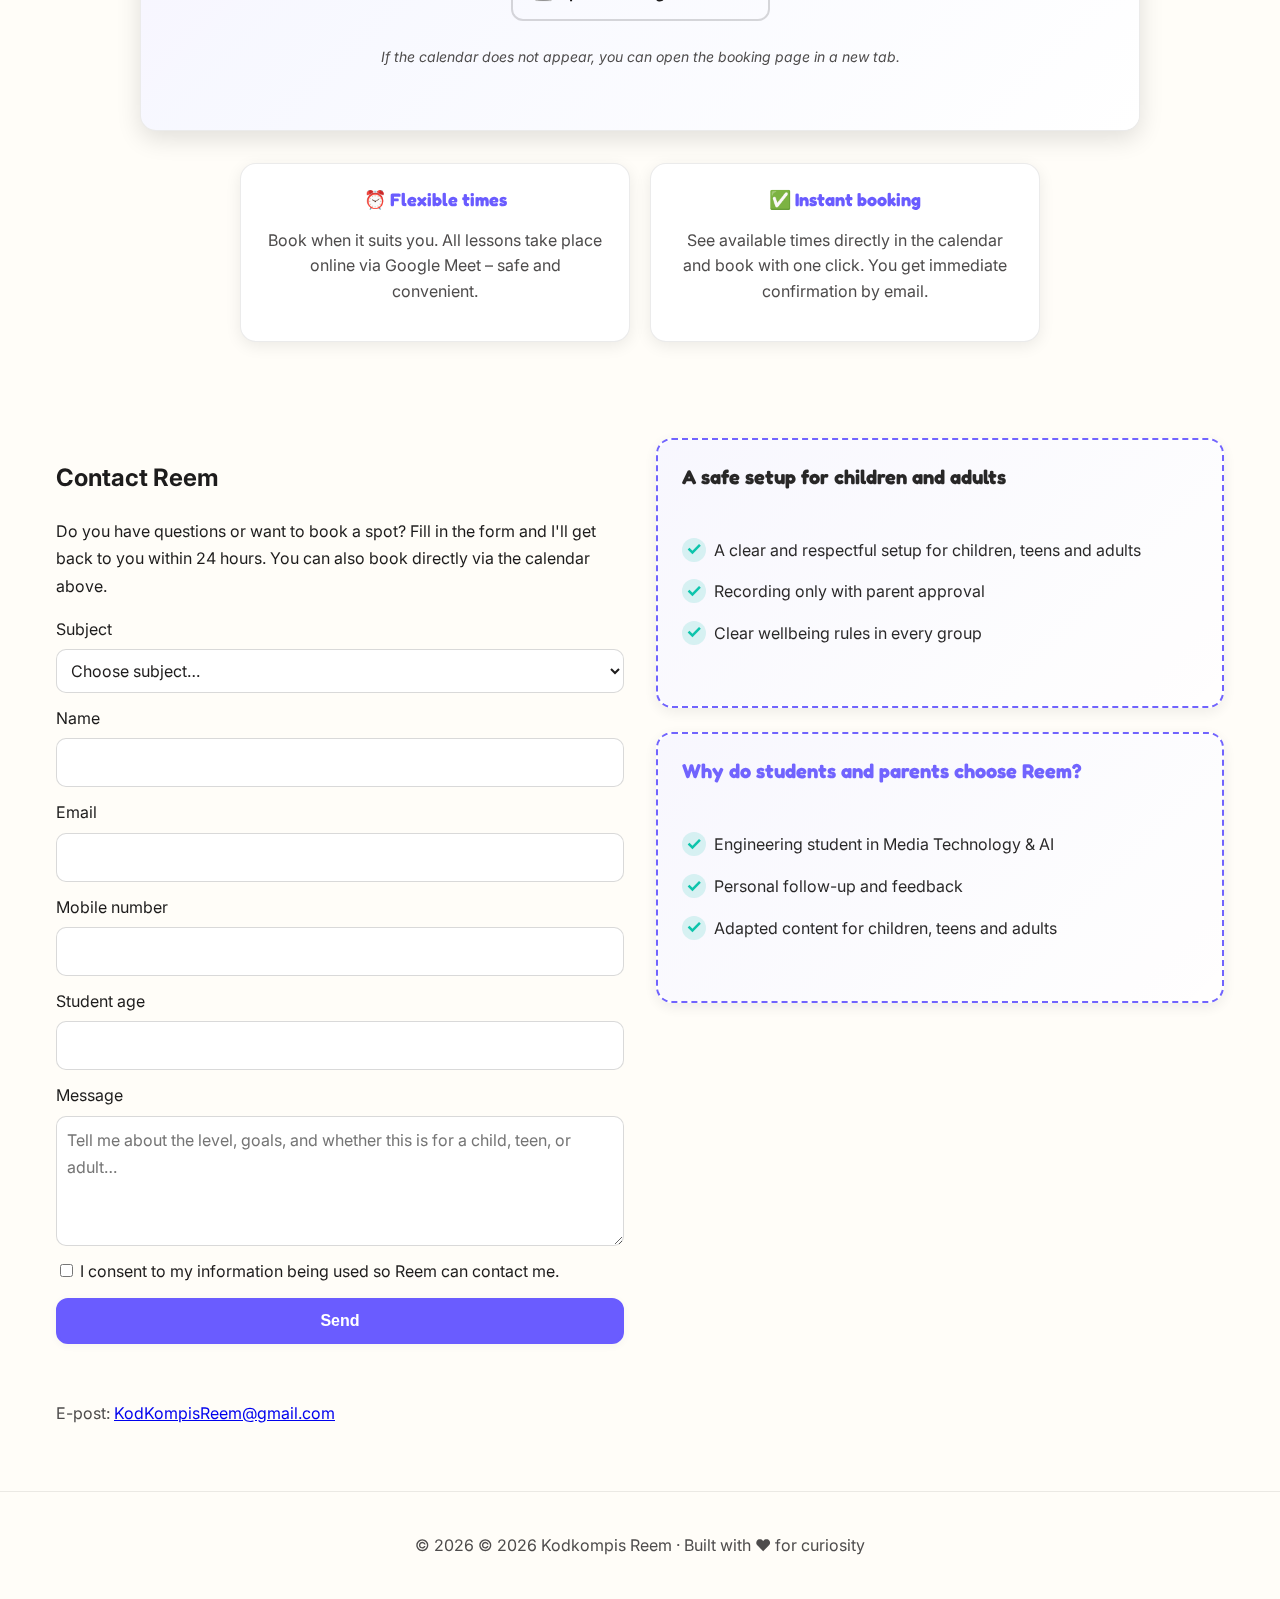
<file: booking.html>
<!DOCTYPE html>
<html lang="sv">
<head>
  <meta charset="utf-8" />
  <meta name="viewport" content="width=device-width, initial-scale=1" />
  <title>Boka & kontakta – Kodkompis Reem</title>
  <meta name="description" content="Boka lektion, öppna kalendern eller skicka ett meddelande till Reem." />
  <link rel="preconnect" href="https://fonts.googleapis.com">
  <link rel="preconnect" href="https://fonts.gstatic.com" crossorigin>
  <link href="https://fonts.googleapis.com/css2?family=Fredoka:wght@400;600&family=Inter:wght@400;600;700&display=swap" rel="stylesheet">
  <link rel="stylesheet" href="style.css" />
  <script src="translations.js"></script>
  <script src="i18n.js"></script>
  <style>
    /* Smooth scroll behavior */
    html {
      scroll-behavior: smooth;
    }
    
    /* Smooth scroll offset for fixed header */
    section[id] {
      scroll-margin-top: 100px;
    }
  </style>
  <!-- 
    Logo note: The logo image is stored in assets/ folder.
    For production, consider hosting it on a CDN or GitHub Pages for better performance.
    For Google Forms integration, the logo must be accessible via URL.
  -->
</head>
<body>
<header class="site-header">
    <a class="logo" href="index.html" aria-label="Start – Kodkompis Reem">
      <img src="assets/Modern_playful_Kodkompis_Reem_logo_with_friendly_robot_and_coding_math_elements.png" 
           alt="Kodkompis Reem" 
           class="logo-img" 
           width="300" 
           height="70" />
      <span class="logo-text" aria-hidden="true">Kodkompis Reem</span>
    </a>

    <!-- Language Switcher -->
    <div class="lang-switcher" id="langSwitcher" role="group" aria-label="Välj språk">
      <button data-lang="sv" class="lang-btn" aria-pressed="true" title="Svenska">SV</button>
      <button data-lang="en" class="lang-btn" aria-pressed="false" title="English">EN</button>
      <button data-lang="ar" class="lang-btn" aria-pressed="false" title="العربية">AR</button>
    </div>

    <!-- Dark mode toggle -->
    <button id="themeToggle" class="theme-toggle btn ghost" data-i18n-aria="themeToggle" title="Byt tema">
      <span class="theme-icon" aria-hidden="true">🌙</span>
    </button>

    <!-- Hamburger -->
    <button id="navToggle" class="nav-toggle" aria-label="Öppna meny" aria-expanded="false" aria-controls="primary-nav">
      <span class="bar" aria-hidden="true"></span>
      <span class="bar" aria-hidden="true"></span>
      <span class="bar" aria-hidden="true"></span>
    </button>

    <!-- Meny -->
    <nav id="primary-nav" class="nav" aria-label="Huvudmeny">
      <a href="index.html" data-i18n="navHome">Hem</a>
      <a href="about.html" data-i18n="navOm">Om Reem</a>
      <a href="programming.html" data-i18n="navProgrammering">Programmering</a>
      <a href="math.html" data-i18n="navMatte">Mattehjälp</a>
      <a href="labs.html" data-i18n="navPussel">Prova live</a>
      <a class="cta" href="booking.html#booking" aria-current="page" data-i18n="navBoka">Boka lektion</a>
      <a class="cta" href="payments.html" data-i18n="navBetala">Betala (Swish)</a>
      <a href="booking.html#kontakt" data-i18n="navKontakt">Kontakta</a>
    </nav>
  </header>

  <main id="top">

    <section class="section subpage-hero" aria-labelledby="subpage-title">
      <div class="container">
        <div class="card">
          <span class="eyebrow">Kodkompis Reem</span>
          <h1 id="subpage-title" data-i18n="subpageBookingTitle">Boka eller skicka en fråga</h1>
          <p data-i18n="subpageBookingLead">Här finns både kalendern och kontaktformuläret samlade.</p>
          <div class="page-intro-actions">
            <a class="btn ghost" href="index.html" data-i18n="subpageBackHome">Till startsidan</a>
            <a class="btn primary" href="booking.html#booking" data-i18n="navBoka">Boka lektion</a>
          </div>
        </div>
      </div>
    </section>

<section id="booking" class="section" aria-labelledby="booking-title">
      <div class="container">
        <h2 id="booking-title" data-i18n="bookingTitle">📅 Boka en lektion</h2>
        <p data-i18n="bookingIntro">Välj ett ledigt datum och tid som passar dig. Alla lektioner sker online via Google Meet.</p>
        
        <div class="booking-container">
          <!-- Google Calendar Appointment Scheduling -->
          <div class="calendar-booking-wrapper">
            <div class="calendar-booking-content">
              <h3 data-i18n="bookingSelectTitle">Välj datum och tid</h3>
              <p data-i18n="bookingSelectText">Välj tid direkt i den inbäddade kalendern nedan. Bokningen sker utan att du lämnar sidan.</p>
              <div class="booking-embed">
                <iframe
                  id="bookingFrame"
                  class="booking-embed-frame"
                  src="https://calendar.google.com/calendar/appointments/schedules/AcZssZ1D7QFLmMnSTLvrbONnyTRTobxOdbEzDhsoy6MaF2e0MoCnRoppAxcz9-0uxheUBskpJbySrTN2?gv=true"
                  title="Kodkompis Reem bokningskalender"
                  loading="lazy"
                  referrerpolicy="strict-origin-when-cross-origin"
                  frameborder="0"></iframe>
              </div>
              <div class="booking-actions">
                <a href="https://calendar.google.com/calendar/appointments/schedules/AcZssZ1D7QFLmMnSTLvrbONnyTRTobxOdbEzDhsoy6MaF2e0MoCnRoppAxcz9-0uxheUBskpJbySrTN2?gv=true"
                   class="btn ghost"
                   data-booking-external-link
                   data-i18n="bookingBtn"
                   target="_blank"
                   rel="noopener">
                  🗓️ Öppna bokningskalender
                </a>
              </div>
              <p class="booking-note" data-i18n="bookingNote">Om kalendern inte visas kan du öppna bokningen i en ny flik.</p>
            </div>
          </div>
          
          <!-- Quick Info -->
          <div class="booking-info-cards">
            <div class="card">
              <h3 data-i18n="bookingFlexTitle">⏰ Flexibla tider</h3>
              <p data-i18n="bookingFlexText">Boka när det passar dig. Alla lektioner sker online via Google Meet – tryggt och bekvämt.</p>
            </div>
            <div class="card">
              <h3 data-i18n="bookingDirectTitle">✅ Direktbokning</h3>
              <p data-i18n="bookingDirectText">Se lediga tider direkt i kalendern och boka med ett klick. Du får omedelbar bekräftelse via e-post.</p>
            </div>
          </div>
        </div>
      </div>
    </section>
<section id="kontakt" class="section" aria-labelledby="kontakt-title">
      <div class="container grid-2">
        <div>
          <h2 id="kontakt-title" data-i18n="contactTitle">Kontakta Reem</h2>
          <p data-i18n="contactIntro">Har du frågor eller vill du boka en plats? Fyll i formuläret så återkommer jag inom 24 timmar. Du kan också boka direkt via kalendern ovan.</p>

          <!-- Direkt till Google Apps Script (ersätter Formspree) -->
          <form id="contactForm" class="form" action="https://script.google.com/macros/s/AKfycbyFK62JErVwKmvus6m72PyVXJHpQs7Sp-rE9ogj_IWocmY6kQB4HQpZpmwlhh0eWCUEjA/exec" method="POST" novalidate>
            <!-- Honeypot mot spam-botar -->
            <input type="text" name="hp" tabindex="-1" autocomplete="off" aria-hidden="true" />

            <div class="field">
              <label for="topic" data-i18n="contactTopic">Ämne</label>
              <select id="topic" name="topic" required>
                <option value="" data-i18n="contactTopicSelect">Välj ämne…</option>
                <option value="programming" data-i18n="contactTopicProg">Programmering</option>
                <option value="math" data-i18n="contactTopicMath">Mattehjälp</option>
                <option value="summer_kids" data-i18n="contactTopicSummerKids">Sommarkurs – barn</option>
                <option value="summer_adults" data-i18n="contactTopicSummerAdults">Sommarkurs – vuxna</option>
                <option value="other" data-i18n="contactTopicOther">Övrigt</option>
              </select>
            </div>

            <div class="field">
              <label for="parentName" data-i18n="contactParentName">Namn</label>
              <input id="parentName" name="name" type="text" required autocomplete="name" />
            </div>

            <div class="field">
              <label for="email" data-i18n="contactEmail">E-post</label>
              <input id="email" name="email" type="email" required autocomplete="email" />
            </div>

            <div class="field">
              <label for="phone" data-i18n="contactPhone">Mobilnummer</label>
              <input id="phone" name="phone" type="tel" required autocomplete="tel" inputmode="tel" pattern="^[+()\d\s-]{6,20}$" />
            </div>

            <div class="field">
              <label for="childAge" data-i18n="contactChildAge">Elevens eller din ålder</label>
              <input id="childAge" name="childAge" type="number" min="6" max="99" required />
            </div>

            <div class="field">
              <label for="message" data-i18n="contactMessage">Meddelande</label>
              <textarea id="message" name="message" rows="4" data-i18n="contactMessagePlaceholder" placeholder="Berätta gärna vad ni är intresserade av…" required></textarea>
            </div>

            <div class="field">
              <label class="checkbox">
                <input type="checkbox" name="consent" value="Godkänner" required />
                <span data-i18n="contactConsent">Jag samtycker till att mina uppgifter används för att Reem ska kunna kontakta mig.</span>
              </label>
            </div>

            <button class="btn primary" type="submit" data-i18n="contactBtn">Skicka</button>
            <p class="form-note" id="formNote" role="status" aria-live="polite"></p>
          </form>

          <p class="contact-meta">E-post: <a href="mailto:kodkompisreem@gmail.com">KodKompisReem@gmail.com</a></p>
        </div>
        <aside>
          <div class="card soft">
            <h3 data-i18n="contactSafetyTitle">Trygghet & Integritet</h3>
            <ul class="check">
              <li data-i18n="contactSafety1">Ingen kameraobligatorisk närvaro för barn</li>
              <li data-i18n="contactSafety2">Inspelning endast med förälders godkännande</li>
              <li data-i18n="contactSafety3">Tydliga trivselregler i varje grupp</li>
            </ul>
          </div>
          <div class="card soft trust-card">
            <h3 data-i18n="contactTrustTitle">Varför välja Reem?</h3>
            <ul class="check">
              <li data-i18n="contactTrust1">Civilingenjörsstudent i Medieteknik & AI</li>
              <li data-i18n="contactTrust2">Personlig uppföljning och feedback</li>
              <li data-i18n="contactTrust3">Åldersanpassat innehåll</li>
            </ul>
          </div>
        </aside>
      </div>
    </section>
  </main>

  <!-- Floating CTA Button -->
  <a href="#booking" class="floating-cta" data-i18n-aria="navBoka">
    <span data-i18n="floatingCTA">📅 Boka nu</span>
  </a>

  <footer class="site-footer">
    <div class="container">
      <p>© <span id="year"></span> <span data-i18n="footerText">Kodkompis Reem · Byggd med ♥ för nyfikenhet</span></p>
    </div>
  </footer>

  <!-- Runtime-konfiguration för bokning och kontakt -->
  <script>
    window.BOOKING_EMBED_URL = 'https://calendar.google.com/calendar/appointments/schedules/AcZssZ1D7QFLmMnSTLvrbONnyTRTobxOdbEzDhsoy6MaF2e0MoCnRoppAxcz9-0uxheUBskpJbySrTN2?gv=true';
        window.CONTACT_FORM_JSON_MODE = true;
  </script>

  <script src="mini-labs.js"></script>
  
  <script>
    (function() {
      if (!window.BOOKING_EMBED_URL) return;

      const bookingFrame = document.getElementById('bookingFrame');
      if (bookingFrame) {
        bookingFrame.src = window.BOOKING_EMBED_URL;
      }

      document.querySelectorAll('[data-booking-external-link]').forEach((link) => {
        link.href = window.BOOKING_EMBED_URL;
      });
    })();
  </script>

  <script>
    (function() {
      const age = document.getElementById('quizAge');
      const focus = document.getElementById('quizFocus');
      const goal = document.getElementById('quizGoal');
      const trigger = document.getElementById('quizRecommend');
      const result = document.getElementById('quizResult');
      const title = document.getElementById('quizResultTitle');
      const text = document.getElementById('quizResultText');
      const list = document.getElementById('quizResultList');

      if (!age || !focus || !goal || !trigger || !result || !title || !text || !list) return;

      let currentRecommendation = null;

      const recommendations = {
        young: ['recYoungTitle', 'recYoungText', ['recYoungItem1', 'recYoungItem2', 'recYoungItem3']],
        builder: ['recBuilderTitle', 'recBuilderText', ['recBuilderItem1', 'recBuilderItem2', 'recBuilderItem3']],
        portfolio: ['recPortfolioTitle', 'recPortfolioText', ['recPortfolioItem1', 'recPortfolioItem2', 'recPortfolioItem3']],
        math: ['recMathTitle', 'recMathText', ['recMathItem1', 'recMathItem2', 'recMathItem3']],
        coach: ['recCoachTitle', 'recCoachText', ['recCoachItem1', 'recCoachItem2', 'recCoachItem3']]
      };

      function t(key) {
        return window.i18n ? window.i18n.t(key) : key;
      }

      function decideRecommendation() {
        if (focus.value === 'math') {
          return 'math';
        }

        if (focus.value === 'mixed') {
          return 'coach';
        }

        if (age.value === '6-8') {
          return 'young';
        }

        if (age.value === '13-16' || age.value === 'adult') {
          return goal.value === 'support' ? 'coach' : 'portfolio';
        }

        if (goal.value === 'support') {
          return 'coach';
        }

        return 'builder';
      }

      function renderRecommendation() {
        if (!currentRecommendation) {
          result.classList.add('is-empty');
          title.textContent = t('quizDefaultTitle');
          text.textContent = t('quizDefaultText');
          list.innerHTML = '';
          return;
        }

        const config = recommendations[currentRecommendation];
        if (!config) return;

        result.classList.remove('is-empty');
        title.textContent = t(config[0]);
        text.textContent = t(config[1]);
        list.innerHTML = '';
        config[2].forEach((itemKey) => {
          const li = document.createElement('li');
          li.textContent = t(itemKey);
          list.appendChild(li);
        });
      }

      trigger.addEventListener('click', () => {
        currentRecommendation = decideRecommendation();
        renderRecommendation();
      });

      document.addEventListener('languageChanged', renderRecommendation);
      renderRecommendation();
    })();
  </script>

  <script>
    (function () {
      const summerContent = {
        sv: {
          eyebrow: 'Sommar 2026',
          title: 'Sommarkurser med tydlig roadmap och direkt anmälan',
          intro: 'För barn finns spår i Scratch och Python. För vuxna finns en praktisk Python-kurs från grunden. Alla kurser består av 12 livelektioner online.',
          footnote: 'Barnkurserna kostar cirka 175 kr per lektion och vuxenkursen cirka 200 kr per lektion. Platserna kan bokas direkt eller anmälas via formuläret.',
          book: 'Boka plats', interest: 'Anmäl intresse', roadmap: 'Se hela 12-lektionsplanen', totalLabel: 'Total kurskostnad', lessonLabel: 'Per lektion', lessonsLabel: '12 livelektioner online', bestForLabel: 'Passar för', startDateLabel: (window.i18n ? window.i18n.t('summerStartLabel') : 'Kursstart'), startDate: (window.i18n ? window.i18n.t('summerStartDate') : 'Från 6 juli 2026'), formatLabel: (window.i18n ? window.i18n.t('summerFormatLabel') : 'Format'), formatValue: (window.i18n ? window.i18n.t('summerFormatValue') : 'Live online'),
          cards: [
            { audience: 'Barn 7–10 år', badge: 'Mest lekfull', title: 'Scratch Summer Start', subtitle: 'Bygg spel, berättelser och logiskt tänkande från grunden.', bestFor: 'Barn som vill börja lugnt, kreativt och visuellt.', pricePerLesson: '175 kr', total: '2100 kr', topic: 'summer_kids', message: 'Hej! Jag vill anmäla intresse för Scratch Summer Start (12 lektioner).', bullets: ['Visuella block och tydliga mål varje vecka', 'Mini-projekt som går att visa upp hemma', 'Perfekt första steg innan vidare Python'], roadmapItems: ['Lektion 1: Kom igång med Scratch och hitta i gränssnittet', 'Lektion 2: Rörelse, figurer och bakgrunder', 'Lektion 3: Händelser och interaktion', 'Lektion 4: Loopar och mönster', 'Lektion 5: Villkor och val i spelet', 'Lektion 6: Variabler och poängsystem', 'Lektion 7: Ljud, effekter och timing', 'Lektion 8: Designa ett eget minispel', 'Lektion 9: Felsökning på ett enkelt sätt', 'Lektion 10: Förbättra spelet med nya nivåer', 'Lektion 11: Eget slutprojekt', 'Lektion 12: Showcase och nästa steg mot Scratch/Python'] },
            { audience: 'Barn 10–15 år', badge: 'Scratch + Python', title: 'Python Explorer för barn', subtitle: 'För barn som vill gå från spelidéer till riktig kod i små, tydliga steg.', bestFor: 'Barn och tonåringar som gillar spel, logik och problemlösning.', pricePerLesson: '175 kr', total: '2100 kr', topic: 'summer_kids', message: 'Hej! Jag vill anmäla intresse för Python Explorer för barn (12 lektioner).', bullets: ['Trygg introduktion till Python med roliga exempel', 'Spel, quiz och små automationer', 'Tydlig progression från grunder till eget projekt'], roadmapItems: ['Lektion 1: Vad är Python och hur kör man kod?', 'Lektion 2: print, variabler och text', 'Lektion 3: input och enkla användarval', 'Lektion 4: if-satser och beslut', 'Lektion 5: loopar och repetition', 'Lektion 6: funktioner och återanvändbar kod', 'Lektion 7: listor och enkel datahantering', 'Lektion 8: bygg ett quiz eller ett litet spel', 'Lektion 9: felsöka som en programmerare', 'Lektion 10: förbättra projektet med fler funktioner', 'Lektion 11: eget projekt med handledning', 'Lektion 12: demo, återkoppling och nästa Python-steg'] },
            { audience: 'Vuxna nybörjare', badge: 'Praktisk Python', title: 'Python Summer Track för vuxna', subtitle: 'En tydlig 12-lektionskurs för dig som vill förstå Python på riktigt och använda det praktiskt.', bestFor: 'Vuxna som vill byta spår, automatisera, lära för jobbet eller bygga självsäkerhet i kod.', pricePerLesson: '200 kr', total: '2400 kr', topic: 'summer_adults', message: 'Hej! Jag vill anmäla intresse för Python Summer Track för vuxna (12 lektioner).', bullets: ['Från noll till fungerande små program', 'Fokus på praktisk förståelse i stället för stress', 'Automation, data och miniprojekt'], roadmapItems: ['Lektion 1: miljö, editor och första Python-programmet', 'Lektion 2: variabler, typer och grundläggande operationer', 'Lektion 3: villkor och logiskt tänkande', 'Lektion 4: loopar och effektiv repetition', 'Lektion 5: funktioner och struktur', 'Lektion 6: listor, dictionaries och enkel datamodellering', 'Lektion 7: moduler och återanvändbar kod', 'Lektion 8: filhantering och enkel input/output', 'Lektion 9: praktisk automation i vardagen', 'Lektion 10: data, API eller enkel analys', 'Lektion 11: eget miniprojekt med coachning', 'Lektion 12: roadmap efter sommaren och nästa steg'] }
          ]
        },
        en: {
          eyebrow: 'Summer 2026', title: 'Summer courses with a clear roadmap and direct registration', intro: 'Children can choose Scratch or Python. Adults can join a practical Python-from-scratch track. Every course includes 12 live online lessons.', footnote: 'Children’s courses are about SEK 175 per lesson and the adult Python course is about SEK 200 per lesson. You can book directly or register interest through the form.', book: 'Book a spot', interest: 'Register interest', roadmap: 'See the full 12-lesson roadmap', totalLabel: 'Total course price', lessonLabel: 'Per lesson', lessonsLabel: '12 live online lessons', bestForLabel: 'Best for', startDateLabel: (window.i18n ? window.i18n.t('summerStartLabel') : 'Course start'), startDate: (window.i18n ? window.i18n.t('summerStartDate') : 'From 6 July 2026'), formatLabel: (window.i18n ? window.i18n.t('summerFormatLabel') : 'Format'), formatValue: (window.i18n ? window.i18n.t('summerFormatValue') : 'Live online'),
          cards: [
            { audience: 'Children 7–10', badge: 'Most playful', title: 'Scratch Summer Start', subtitle: 'Build games, stories and logical thinking from the ground up.', bestFor: 'Children who want a calm, creative and visual start.', pricePerLesson: 'SEK 175', total: 'SEK 2100', topic: 'summer_kids', message: 'Hi! I want to register interest in Scratch Summer Start (12 lessons).', bullets: ['Visual blocks and clear weekly goals', 'Mini-projects to show at home', 'A perfect first step before more Python'], roadmapItems: ['Lesson 1: Get started with Scratch and the interface', 'Lesson 2: Movement, characters and backgrounds', 'Lesson 3: Events and interaction', 'Lesson 4: Loops and patterns', 'Lesson 5: Conditions and game choices', 'Lesson 6: Variables and score systems', 'Lesson 7: Sound, effects and timing', 'Lesson 8: Design your own mini game', 'Lesson 9: Simple debugging', 'Lesson 10: Improve the game with more levels', 'Lesson 11: Final project', 'Lesson 12: Showcase and next steps'] },
            { audience: 'Children 10–15', badge: 'Scratch + Python', title: 'Python Explorer for kids', subtitle: 'For children who want to go from game ideas to real code in small, clear steps.', bestFor: 'Children and teens who enjoy games, logic and problem solving.', pricePerLesson: 'SEK 175', total: 'SEK 2100', topic: 'summer_kids', message: 'Hi! I want to register interest in Python Explorer for kids (12 lessons).', bullets: ['A gentle Python introduction with fun examples', 'Games, quizzes and tiny automations', 'Clear progress from basics to a personal project'], roadmapItems: ['Lesson 1: What Python is and how to run code', 'Lesson 2: print, variables and text', 'Lesson 3: input and simple user choices', 'Lesson 4: if statements and decisions', 'Lesson 5: loops and repetition', 'Lesson 6: functions and reusable code', 'Lesson 7: lists and simple data handling', 'Lesson 8: build a quiz or mini game', 'Lesson 9: debug like a programmer', 'Lesson 10: improve the project with more features', 'Lesson 11: guided personal project', 'Lesson 12: demo, feedback and next Python step'] },
            { audience: 'Adult beginners', badge: 'Practical Python', title: 'Python Summer Track for adults', subtitle: 'A clear 12-lesson course for adults who want to understand Python for real and use it in practice.', bestFor: 'Adults who want to switch track, automate work, learn for their job or build coding confidence.', pricePerLesson: 'SEK 200', total: 'SEK 2400', topic: 'summer_adults', message: 'Hi! I want to register interest in Python Summer Track for adults (12 lessons).', bullets: ['From zero to working mini-programs', 'Understanding before pressure', 'Automation, data and mini-projects'], roadmapItems: ['Lesson 1: environment, editor and first program', 'Lesson 2: variables, types and operations', 'Lesson 3: conditions and logic', 'Lesson 4: loops and repetition', 'Lesson 5: functions and structure', 'Lesson 6: lists, dictionaries and simple data modelling', 'Lesson 7: modules and reusable code', 'Lesson 8: files and basic input/output', 'Lesson 9: practical automation', 'Lesson 10: data, API or simple analysis', 'Lesson 11: guided mini-project', 'Lesson 12: post-summer roadmap and next steps'] }
          ]
        },
        ar: {
          eyebrow: 'صيف 2026', title: 'دورات صيفية بخطة واضحة وتسجيل مباشر', intro: 'للأطفال مسارات في Scratch وPython. وللبالغين مسار Python عملي من الصفر. كل دورة تتكون من 12 درساً مباشراً عبر الإنترنت.', footnote: 'دورات الأطفال حوالي 175 كرون للدرس، ودورة Python للبالغين حوالي 200 كرون للدرس. يمكن الحجز مباشرة أو تسجيل الاهتمام عبر النموذج.', book: 'احجز مكاناً', interest: 'سجل اهتمامك', roadmap: 'عرض خطة الدروس الـ12', totalLabel: 'سعر الدورة الكامل', lessonLabel: 'لكل درس', lessonsLabel: '12 درساً مباشراً عبر الإنترنت', bestForLabel: 'مناسبة لـ', startDateLabel: (window.i18n ? window.i18n.t('summerStartLabel') : 'بداية الدورة'), startDate: (window.i18n ? window.i18n.t('summerStartDate') : 'ابتداءً من 6 يوليو 2026'), formatLabel: (window.i18n ? window.i18n.t('summerFormatLabel') : 'التنسيق'), formatValue: (window.i18n ? window.i18n.t('summerFormatValue') : 'مباشر أونلاين'),
          cards: [
            { audience: 'الأطفال 7–10 سنوات', badge: 'الأكثر مرحاً', title: 'Scratch Summer Start', subtitle: 'بناء ألعاب وقصص وتفكير منطقي من الصفر.', bestFor: 'الأطفال الذين يريدون بداية هادئة وإبداعية وبصرية.', pricePerLesson: '175 كرون', total: '2100 كرون', topic: 'summer_kids', message: 'مرحباً! أريد تسجيل اهتمام بدورة Scratch Summer Start المكوّنة من 12 درساً.', bullets: ['أهداف أسبوعية واضحة باستخدام البلوكات', 'مشاريع صغيرة يمكن عرضها في المنزل', 'بداية ممتازة قبل الانتقال إلى Python'], roadmapItems: ['الدرس 1: التعرف على Scratch والواجهة', 'الدرس 2: الحركة والشخصيات والخلفيات', 'الدرس 3: الأحداث والتفاعل', 'الدرس 4: الحلقات والأنماط', 'الدرس 5: الشروط والاختيارات', 'الدرس 6: المتغيرات ونظام النقاط', 'الدرس 7: الأصوات والتأثيرات والتوقيت', 'الدرس 8: تصميم لعبة صغيرة', 'الدرس 9: تصحيح الأخطاء بطريقة بسيطة', 'الدرس 10: تطوير اللعبة بمستويات إضافية', 'الدرس 11: مشروع نهائي', 'الدرس 12: عرض الأعمال والخطوة التالية'] },
            { audience: 'الأطفال 10–15 سنة', badge: 'Scratch + Python', title: 'Python Explorer للأطفال', subtitle: 'للأطفال الذين يريدون الانتقال من أفكار الألعاب إلى الكود الحقيقي بخطوات واضحة.', bestFor: 'الأطفال والمراهقون الذين يحبون الألعاب والمنطق وحل المشكلات.', pricePerLesson: '175 كرون', total: '2100 كرون', topic: 'summer_kids', message: 'مرحباً! أريد تسجيل اهتمام بدورة Python Explorer للأطفال المكوّنة من 12 درساً.', bullets: ['مقدمة هادئة إلى Python بأمثلة ممتعة', 'ألعاب واختبارات وأتمتة صغيرة', 'تقدم واضح من الأساسيات إلى مشروع شخصي'], roadmapItems: ['الدرس 1: ما هي Python وكيف نشغّل الكود', 'الدرس 2: الطباعة والمتغيرات والنصوص', 'الدرس 3: الإدخال واختيارات المستخدم البسيطة', 'الدرس 4: الجمل الشرطية والقرارات', 'الدرس 5: الحلقات والتكرار', 'الدرس 6: الدوال وإعادة استخدام الكود', 'الدرس 7: القوائم ومعالجة البيانات البسيطة', 'الدرس 8: بناء اختبار أو لعبة صغيرة', 'الدرس 9: تصحيح الأخطاء مثل المبرمج', 'الدرس 10: تطوير المشروع بميزات إضافية', 'الدرس 11: مشروع شخصي بإشراف', 'الدرس 12: عرض وتغذية راجعة والخطوة التالية'] },
            { audience: 'مبتدئون بالغون', badge: 'Python عملي', title: 'Python Summer Track للبالغين', subtitle: 'دورة واضحة من 12 درساً للبالغين الذين يريدون فهم Python واستخدامها عملياً.', bestFor: 'البالغون الذين يريدون تغيير المسار أو الأتمتة أو التعلم للعمل أو بناء الثقة في البرمجة.', pricePerLesson: '200 كرون', total: '2400 كرون', topic: 'summer_adults', message: 'مرحباً! أريد تسجيل اهتمام بدورة Python Summer Track للبالغين المكوّنة من 12 درساً.', bullets: ['من الصفر إلى برامج صغيرة تعمل فعلاً', 'فهم عملي بدون ضغط زائد', 'أتمتة وبيانات ومشاريع صغيرة'], roadmapItems: ['الدرس 1: البيئة والمحرر وأول برنامج', 'الدرس 2: المتغيرات والأنواع والعمليات', 'الدرس 3: الشروط والمنطق', 'الدرس 4: الحلقات والتكرار', 'الدرس 5: الدوال وبنية الكود', 'الدرس 6: القوائم والقواميس ونمذجة البيانات البسيطة', 'الدرس 7: الوحدات وإعادة استخدام الكود', 'الدرس 8: الملفات والإدخال والإخراج', 'الدرس 9: أتمتة عملية في الحياة اليومية', 'الدرس 10: البيانات أو API أو تحليل بسيط', 'الدرس 11: مشروع صغير بإشراف', 'الدرس 12: خريطة ما بعد الصيف والخطوات التالية'] }
          ]
        }
      };

      function currentLang() {
        return (window.i18n && window.i18n.getLanguage && summerContent[window.i18n.getLanguage()]) ? window.i18n.getLanguage() : 'sv';
      }

      function renderSummerCourses() {
        const host = document.getElementById('summerCoursesGrid');
        const section = document.getElementById('summer-courses');
        if (!host || !section) return;
        const data = summerContent[currentLang()];
        const eyebrow = section.querySelector('.eyebrow');
        const h2 = section.querySelector('h2');
        const intro = section.querySelector('h2 + p');
        const footnote = section.querySelector('.summer-footnote');
        if (eyebrow) eyebrow.textContent = data.eyebrow;
        if (h2) h2.textContent = data.title;
        if (intro) intro.textContent = data.intro;
        if (footnote) footnote.textContent = data.footnote;
        host.innerHTML = data.cards.map((card, idx) => `
          <article class="card summer-course-card ${idx === 2 ? 'summer-course-card--featured' : ''}">
            <div class="summer-course-header">
              <div>
                <span class="summer-badge">${card.badge}</span>
                <p class="summer-audience">${card.audience}</p>
              </div>
              <span class="summer-chip">${data.lessonsLabel}</span>
            </div>
            <h3>${card.title}</h3>
            <p>${card.subtitle}</p>
            <ul class="meta">${card.bullets.map(item => `<li>${item}</li>`).join('')}</ul>
            <div class="summer-pricing">
              <div><span>${data.lessonLabel}</span><strong>${card.pricePerLesson}</strong></div>
              <div><span>${data.totalLabel}</span><strong>${card.total}</strong></div>
            </div>
            <div class="summer-course-meta">
              <span>📅 ${data.startDateLabel}: ${data.startDate}</span>
              <span>💻 ${data.formatLabel}: ${data.formatValue}</span>
            </div>
            <p class="summer-bestfor"><strong>${data.bestForLabel}:</strong> ${card.bestFor}</p>
            <div class="quiz-actions">
              <a class="btn primary" href="booking.html#booking">${data.book}</a>
              <button class="btn ghost summer-interest-btn" type="button" data-topic="${card.topic}" data-message="${card.message.replace(/"/g, '&quot;')}">${data.interest}</button>
            </div>
            <details class="summer-roadmap">
              <summary>${data.roadmap}</summary>
              <ol>${card.roadmapItems.map(step => `<li>${step}</li>`).join('')}</ol>
            </details>
          </article>`).join('');
      }

      function bindSummerInterestButtons() {
        document.querySelectorAll('.summer-interest-btn').forEach((btn) => {
          btn.addEventListener('click', () => {
            const payload = {
              topic: btn.dataset.topic || '',
              message: btn.dataset.message || ''
            };
            try {
              localStorage.setItem('kodkompis-contact-prefill', JSON.stringify(payload));
            } catch (err) {
              console.warn('Could not store summer-course prefill', err);
            }

            const topic = document.getElementById('topic');
            const message = document.getElementById('message');
            if (topic && payload.topic) topic.value = payload.topic;
            if (message && payload.message) message.value = payload.message;

            const contactSection = document.getElementById('kontakt');
            if (contactSection && message) {
              contactSection.scrollIntoView({ behavior: 'smooth', block: 'start' });
              message.focus();
              return;
            }

            window.location.href = 'booking.html#kontakt';
          });
        });
      }

      function renderDynamicSummer() {
        renderSummerCourses();
        bindSummerInterestButtons();
      }

      if (document.readyState === 'loading') document.addEventListener('DOMContentLoaded', renderDynamicSummer); else renderDynamicSummer();
      document.addEventListener('languageChanged', renderDynamicSummer);
    })();
  </script>

  <script>
    (function () {
      const form = document.getElementById('contactForm');
      const note = document.getElementById('formNote');
      const submitBtn = form?.querySelector('button[type="submit"]');
      if (!form) return;

      try {
        const rawPrefill = localStorage.getItem('kodkompis-contact-prefill');
        if (rawPrefill) {
          const prefill = JSON.parse(rawPrefill);
          if (prefill && typeof prefill === 'object') {
            if (prefill.topic && form.querySelector('#topic')) form.querySelector('#topic').value = prefill.topic;
            if (prefill.message && form.querySelector('#message') && !form.querySelector('#message').value) form.querySelector('#message').value = prefill.message;
          }
          localStorage.removeItem('kodkompis-contact-prefill');
        }
      } catch (err) {
        console.warn('Could not read saved contact prefill', err);
      }

      function setSubmitting(submitting) {
        if (submitBtn) {
          submitBtn.disabled = submitting;
        }
      }

      async function submitAsJson() {
        const formData = new FormData(form);
        const body = new URLSearchParams();

        formData.forEach((value, key) => {
          body.append(key, value);
        });

        const response = await fetch(form.action, {
          method: 'POST',
          body
        });

        if (!response.ok) {
          throw new Error(`HTTP ${response.status}`);
        }

        return response.json();
      }

      async function submitNoCorsFallback() {
        await fetch(form.action, {
          method: 'POST',
          mode: 'no-cors',
          body: new FormData(form)
        });
      }
  
      form.addEventListener('submit', async (e) => {
        // Allow pure HTML fallback if fetch is missing
        if (!window.fetch) return;
        e.preventDefault();
  
        if (!form.checkValidity()) {
          note.textContent = window.i18n ? window.i18n.t('formInvalid') : 'Kolla så att alla fält är ifyllda korrekt.';
          form.reportValidity();
          return;
        }
  
        // Honeypot (bot-skydd)
        const hp = form.querySelector('input[name="hp"]')?.value || '';
        if (hp.trim() !== '') {
          note.textContent = window.i18n ? window.i18n.t('formQueued') : 'Tack! Din förfrågan har skickats vidare.';
          form.reset();
          return;
        }
  
        note.textContent = window.i18n ? window.i18n.t('formSending') : 'Skickar…';
        setSubmitting(true);
  
        try {
          if (window.CONTACT_FORM_JSON_MODE) {
            try {
              const result = await submitAsJson();
              if (result && result.ok) {
                note.textContent = window.i18n ? window.i18n.t('formSuccess') : 'Tack! Ditt meddelande är skickat. Jag återkommer inom 24 timmar.';
                form.reset();
              } else if (result && result.error === 'validation_failed') {
                note.textContent = window.i18n ? window.i18n.t('formInvalid') : 'Kolla så att alla fält är ifyllda korrekt.';
                form.reportValidity();
              } else {
                note.textContent = window.i18n ? window.i18n.t('formError') : 'Nätverksfel. Kontrollera din uppkoppling eller mejla kodkompisreem@gmail.com';
              }
              return;
            } catch (jsonErr) {
              console.warn('JSON contact submission failed, using no-cors fallback:', jsonErr);
            }
          }

          await submitNoCorsFallback();
          note.textContent = window.i18n ? window.i18n.t('formQueued') : 'Din förfrågan har skickats vidare. Om du inte får svar inom 24 timmar, mejla kodkompisreem@gmail.com.';
          form.reset();
        } catch (err) {
          console.error('Kontaktform undantag:', err);
          note.textContent = window.i18n ? window.i18n.t('formError') : 'Nätverksfel. Kontrollera din uppkoppling eller mejla kodkompisreem@gmail.com';
        } finally {
          setSubmitting(false);
        }
      });
    })();
  
    document.getElementById('year').textContent = new Date().getFullYear();
  </script>

  <!-- Theme Management -->
  <script>
    // Theme management
    (function() {
      const themeToggle = document.getElementById('themeToggle');
      const themeIcon = themeToggle?.querySelector('.theme-icon');
      const STORAGE_KEY = 'kodkompis-theme';
      
      // Get system preference
      function getSystemTheme() {
        return window.matchMedia('(prefers-color-scheme: dark)').matches ? 'dark' : 'light';
      }
      
      // Get saved theme or system preference
      function getTheme() {
        const saved = localStorage.getItem(STORAGE_KEY);
        return saved || getSystemTheme();
      }
      
      // Set theme
      function setTheme(theme) {
        document.documentElement.setAttribute('data-theme', theme);
        localStorage.setItem(STORAGE_KEY, theme);
        updateThemeIcon(theme);
      }
      
      // Update toggle button icon
      function updateThemeIcon(theme) {
        if (!themeIcon || !themeToggle) return;
        themeIcon.textContent = theme === 'dark' ? '☀️' : '🌙';
        const labelKey = theme === 'dark' ? 'themeToggleLight' : 'themeToggle';
        const label = window.i18n ? window.i18n.t(labelKey) : (theme === 'dark' ? 'Byt till ljust läge' : 'Byt till mörkt läge');
        themeToggle.setAttribute('aria-label', label);
        themeToggle.setAttribute('title', label);
      }
      
      // Toggle theme
      function toggleTheme() {
        const currentTheme = document.documentElement.getAttribute('data-theme');
        const newTheme = currentTheme === 'dark' ? 'light' : 'dark';
        setTheme(newTheme);
      }
      
      // Initialize theme
      function initTheme() {
        const theme = getTheme();
        setTheme(theme);
        
        // Listen for system theme changes (if no manual preference)
        const mediaQuery = window.matchMedia('(prefers-color-scheme: dark)');
        const handleSystemThemeChange = (e) => {
          if (!localStorage.getItem(STORAGE_KEY)) {
            setTheme(e.matches ? 'dark' : 'light');
          }
        };

        if (typeof mediaQuery.addEventListener === 'function') {
          mediaQuery.addEventListener('change', handleSystemThemeChange);
        } else if (typeof mediaQuery.addListener === 'function') {
          mediaQuery.addListener(handleSystemThemeChange);
        }
        
        // Listen for language changes to update theme toggle aria-label
        document.addEventListener('languageChanged', () => {
          const currentTheme = document.documentElement.getAttribute('data-theme');
          if (currentTheme) {
            updateThemeIcon(currentTheme);
          }
        });
        
        // Add click event to toggle button
        if (themeToggle) {
          themeToggle.addEventListener('click', toggleTheme);
        }
      }
      
      // Initialize when DOM is loaded
      if (document.readyState === 'loading') {
        document.addEventListener('DOMContentLoaded', initTheme);
      } else {
        initTheme();
      }
    })();
  </script>

  <script>
    // Hamburger toggle
    (function(){
      const toggle = document.getElementById('navToggle');
      const nav = document.getElementById('primary-nav');
      if (!toggle || !nav) return;

      function setOpen(open) {
        nav.classList.toggle('open', open);
        toggle.setAttribute('aria-expanded', open ? 'true' : 'false');
        document.body.classList.toggle('no-scroll', open);
      }

      toggle.addEventListener('click', () => {
        setOpen(!nav.classList.contains('open'));
      });

      nav.querySelectorAll('a').forEach((link) => {
        link.addEventListener('click', () => setOpen(false));
      });

      document.addEventListener('keydown', (event) => {
        if (event.key === 'Escape') {
          setOpen(false);
        }
      });
    })();
  </script>

  <script>
    // Floating CTA - show after scrolling
    (function() {
      const floatingCTA = document.querySelector('.floating-cta');
      if (!floatingCTA) return;
      
      let lastScrollY = window.scrollY;
      let ticking = false;
      
      function updateCTA() {
        const scrollY = window.scrollY;
        const heroHeight = document.querySelector('.hero')?.offsetHeight || 400;
        
        // Show CTA after scrolling past hero section
        if (scrollY > heroHeight * 0.5) {
          floatingCTA.classList.add('visible');
        } else {
          floatingCTA.classList.remove('visible');
        }
        
        lastScrollY = scrollY;
        ticking = false;
      }
      
      function requestTick() {
        if (!ticking) {
          requestAnimationFrame(updateCTA);
          ticking = true;
        }
      }
      
      window.addEventListener('scroll', requestTick, { passive: true });
      // Check on load
      updateCTA();
    })();
  </script>

</body>
</html>
</file>
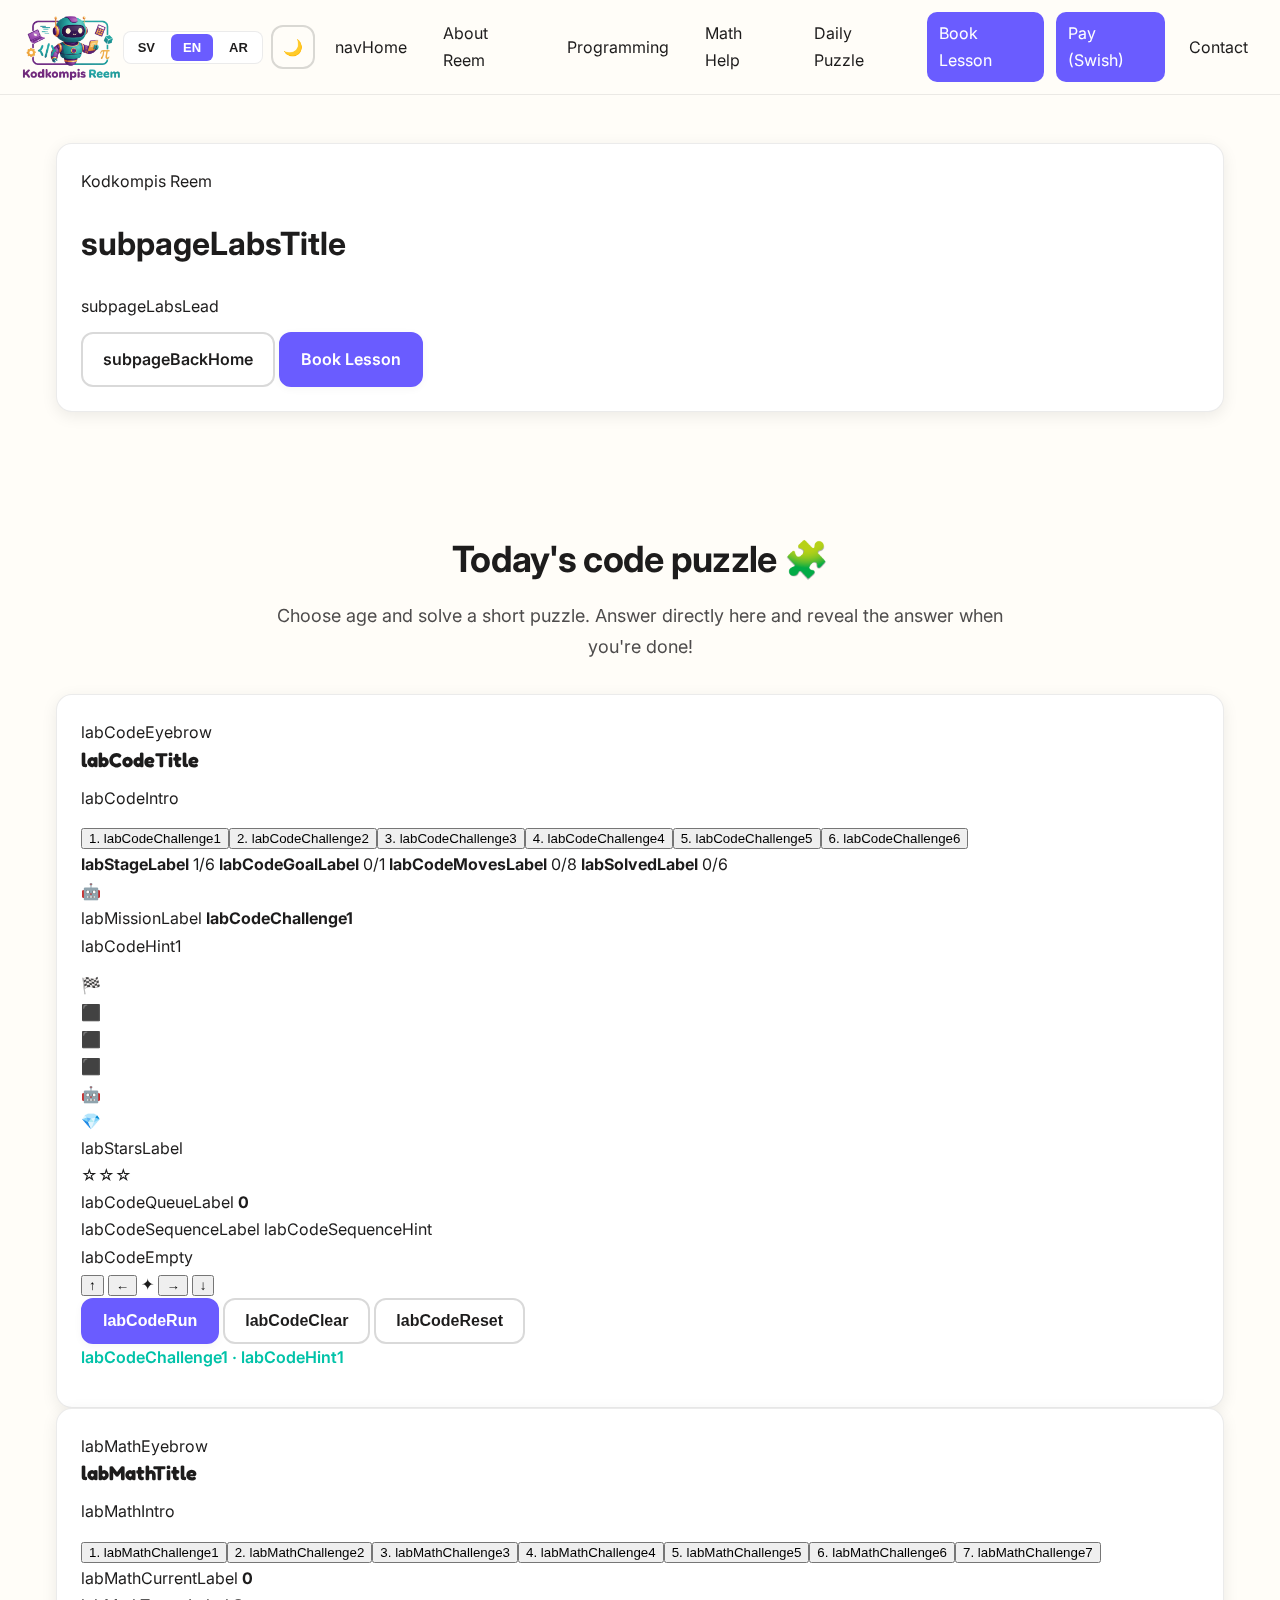
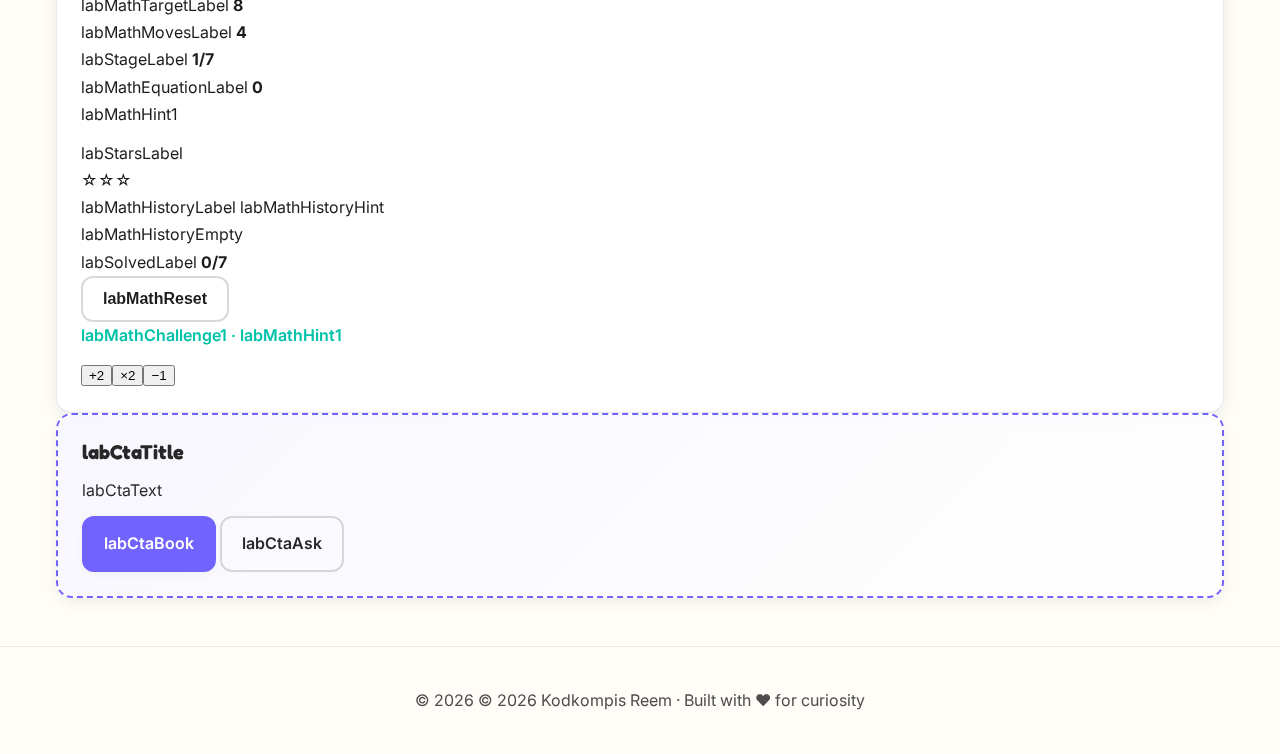
<file: labs.html>
<!DOCTYPE html>
<html lang="sv">
<head>
  <meta charset="utf-8" />
  <meta name="viewport" content="width=device-width, initial-scale=1" />
  <title>Mini-labb live – Kodkompis Reem</title>
  <meta name="description" content="Prova två interaktiva mini-labb i programmering och matematik direkt på sidan." />
  <link rel="preconnect" href="https://fonts.googleapis.com">
  <link rel="preconnect" href="https://fonts.gstatic.com" crossorigin>
  <link href="https://fonts.googleapis.com/css2?family=Fredoka:wght@400;600&family=Inter:wght@400;600;700&display=swap" rel="stylesheet">
  <link rel="stylesheet" href="style.css" />
  <script src="translations.js"></script>
  <script src="i18n.js"></script>
  <style>
    /* Smooth scroll behavior */
    html {
      scroll-behavior: smooth;
    }
    
    /* Smooth scroll offset for fixed header */
    section[id] {
      scroll-margin-top: 100px;
    }
  </style>
  <!-- 
    Logo note: The logo image is stored in assets/ folder.
    For production, consider hosting it on a CDN or GitHub Pages for better performance.
    For Google Forms integration, the logo must be accessible via URL.
  -->
</head>
<body>
<header class="site-header">
    <a class="logo" href="index.html" aria-label="Start – Kodkompis Reem">
      <img src="assets/Modern_playful_Kodkompis_Reem_logo_with_friendly_robot_and_coding_math_elements.png" 
           alt="Kodkompis Reem" 
           class="logo-img" 
           width="300" 
           height="70" />
      <span class="logo-text" aria-hidden="true">Kodkompis Reem</span>
    </a>

    <!-- Language Switcher -->
    <div class="lang-switcher" id="langSwitcher" role="group" aria-label="Välj språk">
      <button data-lang="sv" class="lang-btn" aria-pressed="true" title="Svenska">SV</button>
      <button data-lang="en" class="lang-btn" aria-pressed="false" title="English">EN</button>
      <button data-lang="ar" class="lang-btn" aria-pressed="false" title="العربية">AR</button>
    </div>

    <!-- Dark mode toggle -->
    <button id="themeToggle" class="theme-toggle btn ghost" data-i18n-aria="themeToggle" title="Byt tema">
      <span class="theme-icon" aria-hidden="true">🌙</span>
    </button>

    <!-- Hamburger -->
    <button id="navToggle" class="nav-toggle" aria-label="Öppna meny" aria-expanded="false" aria-controls="primary-nav">
      <span class="bar" aria-hidden="true"></span>
      <span class="bar" aria-hidden="true"></span>
      <span class="bar" aria-hidden="true"></span>
    </button>

    <!-- Meny -->
    <nav id="primary-nav" class="nav" aria-label="Huvudmeny">
      <a href="index.html" data-i18n="navHome">Hem</a>
      <a href="about.html" data-i18n="navOm">Om Reem</a>
      <a href="programming.html" data-i18n="navProgrammering">Programmering</a>
      <a href="math.html" data-i18n="navMatte">Mattehjälp</a>
      <a href="labs.html" aria-current="page" data-i18n="navPussel">Prova live</a>
      <a class="cta" href="booking.html#booking" data-i18n="navBoka">Boka lektion</a>
      <a class="cta" href="payments.html" data-i18n="navBetala">Betala (Swish)</a>
      <a href="booking.html#kontakt" data-i18n="navKontakt">Kontakta</a>
    </nav>
  </header>

  <main id="top">

    <section class="section subpage-hero" aria-labelledby="subpage-title">
      <div class="container">
        <div class="card">
          <span class="eyebrow">Kodkompis Reem</span>
          <h1 id="subpage-title" data-i18n="subpageLabsTitle">Prova mini-labb live</h1>
          <p data-i18n="subpageLabsLead">Två interaktiva labb på en egen sida gör upplevelsen tydligare och lugnare.</p>
          <div class="page-intro-actions">
            <a class="btn ghost" href="index.html" data-i18n="subpageBackHome">Till startsidan</a>
            <a class="btn primary" href="booking.html#booking" data-i18n="navBoka">Boka lektion</a>
          </div>
        </div>
      </div>
    </section>

<section id="pussel" class="section" aria-labelledby="pussel-title">
      <div class="container">
        <h2 id="pussel-title" data-i18n="puzzleTitle">Prova två mini-labb live</h2>
        <p data-i18n="puzzleIntro">Här kan besökare leka direkt med ett kodfönster och ett mattefönster. Det ska kännas kreativt, tydligt och roligt redan innan man bokar.</p>

        <div class="mini-labs-grid">
          <article class="card mini-lab code-lab" aria-labelledby="code-lab-title">
            <div class="lab-window-bar">
              <span class="eyebrow" data-i18n="labCodeEyebrow">Programmeringsfönster</span>
              <div class="lab-window-dots" aria-hidden="true"><span></span><span></span><span></span></div>
            </div>
            <h3 id="code-lab-title" data-i18n="labCodeTitle">Robotbanan</h3>
            <p data-i18n="labCodeIntro">Bygg en enkel kodsekvens med pilarna och kör roboten till stjärnan utan att krocka.</p>
            <div id="codeChallengeTabs" class="lab-challenge-tabs" aria-label="Kodutmaningar"></div>

            <div class="lab-frame code-frame">
              <div class="lab-shell code-shell">
                <div class="lab-hud-row">
                  <span class="lab-stage-chip"><strong data-i18n="labStageLabel">Bana</strong> <span id="codeStageValue">1/4</span></span>
                  <span class="lab-stage-chip"><strong data-i18n="labCodeGoalLabel">Mål:</strong> <span id="codeGoalCounter">0/0</span></span>
                  <span class="lab-stage-chip"><strong data-i18n="labCodeMovesLabel">Steg:</strong> <span id="codeMovesCounter">0/0</span></span>
                  <span class="lab-stage-chip"><strong data-i18n="labSolvedLabel">Klarade</strong> <span id="codeSolvedValue">0/4</span></span>
                </div>

                <div class="lab-main-grid code-main-grid">
                  <div class="playfield-panel">
                    <div class="playfield-topline">
                      <span class="lab-stage-avatar" aria-hidden="true">🤖</span>
                      <div class="lab-mission-inline">
                        <span class="lab-mission-kicker" data-i18n="labMissionLabel">Uppdrag</span>
                        <strong id="codeChallengeTitle">Stjärnbanan</strong>
                        <p id="codeChallengeHint">Samla kristallen och nå målet på max 8 steg.</p>
                      </div>
                    </div>
                    <div class="code-board-shell code-board-shell--tight">
                      <div id="codeBoard" class="code-board code-board--square" aria-hidden="true"></div>
                    </div>
                    <div class="stage-bottom-bar">
                      <div class="lab-stars-panel">
                        <span class="lab-stars-label" data-i18n="labStarsLabel">Stjärnor</span>
                        <div id="codeStars" class="lab-stars-row" aria-live="polite"></div>
                      </div>
                      <div class="lab-mini-stat lab-mini-stat--queue">
                        <span data-i18n="labCodeQueueLabel">Kodkö</span>
                        <strong id="codeSequenceCount">0</strong>
                      </div>
                    </div>
                  </div>

                  <aside class="control-console">
                    <div class="console-card sequence-card">
                      <div class="sequence-header">
                        <span data-i18n="labCodeSequenceLabel">Din sekvens</span>
                        <span id="codeSequenceHint" class="sequence-header-note" data-i18n="labCodeSequenceHint">Tryck på ett steg för att ta bort det.</span>
                      </div>
                      <div id="codeSequence" class="command-sequence command-sequence--panel" aria-live="polite"></div>
                    </div>

                    <div class="console-card pad-card">
                      <div class="lab-arrow-controls lab-arrow-controls--pad" aria-label="Kodkommandon">
                        <span class="pad-spacer" aria-hidden="true"></span>
                        <button class="cmd-btn cmd-btn--up" type="button" data-cmd="up" aria-label="Upp">↑</button>
                        <span class="pad-spacer" aria-hidden="true"></span>
                        <button class="cmd-btn cmd-btn--left" type="button" data-cmd="left" aria-label="Vänster">←</button>
                        <span class="cmd-pad-core" aria-hidden="true">✦</span>
                        <button class="cmd-btn cmd-btn--right" type="button" data-cmd="right" aria-label="Höger">→</button>
                        <span class="pad-spacer" aria-hidden="true"></span>
                        <button class="cmd-btn cmd-btn--down" type="button" data-cmd="down" aria-label="Ner">↓</button>
                        <span class="pad-spacer" aria-hidden="true"></span>
                      </div>
                    </div>

                    <div class="lab-actions lab-actions--stacked lab-actions--console">
                      <button id="runCodeLab" class="btn primary" type="button" data-i18n="labCodeRun">Kör koden</button>
                      <button id="clearCodeLab" class="btn ghost" type="button" data-i18n="labCodeClear">Rensa</button>
                      <button id="resetCodeLab" class="btn ghost" type="button" data-i18n="labCodeReset">Nytt försök</button>
                    </div>

                    <p id="codeLabFeedback" class="feedback lab-feedback" role="status" aria-live="polite"></p>
                  </aside>
                </div>
              </div>
            </div>
          </article>

          <article class="card mini-lab math-lab" aria-labelledby="math-lab-title">
            <div class="lab-window-bar">
              <span class="eyebrow" data-i18n="labMathEyebrow">Mattefönster</span>
              <div class="lab-window-dots" aria-hidden="true"><span></span><span></span><span></span></div>
            </div>
            <h3 id="math-lab-title" data-i18n="labMathTitle">Målmaskinen</h3>
            <p data-i18n="labMathIntro">Använd operationerna för att nå måltalet innan dragen tar slut.</p>
            <div id="mathChallengeTabs" class="lab-challenge-tabs" aria-label="Matteutmaningar"></div>

            <div class="lab-frame math-frame">
              <div class="lab-shell math-shell">
                <div class="math-display-grid math-display-grid--compact">
                  <div class="math-display-card">
                    <span data-i18n="labMathCurrentLabel">Nu</span>
                    <strong id="mathCurrentValue">0</strong>
                  </div>
                  <div class="math-display-card target">
                    <span data-i18n="labMathTargetLabel">Mål</span>
                    <strong id="mathTargetValue">0</strong>
                  </div>
                  <div class="math-display-card">
                    <span data-i18n="labMathMovesLabel">Drag kvar</span>
                    <strong id="mathMovesLeft">4</strong>
                  </div>
                  <div class="math-display-card">
                    <span data-i18n="labStageLabel">Bana</span>
                    <strong id="mathStageValue">1/5</strong>
                  </div>
                </div>

                <div class="lab-main-grid math-main-grid">
                  <div class="math-reactor-shell math-reactor-shell--full">
                    <div class="math-reactor-ring"></div>
                    <div class="math-reactor-core">
                      <span class="lab-mission-kicker" data-i18n="labMathEquationLabel">Formelspår</span>
                      <strong id="mathEquationDisplay">0</strong>
                      <p id="mathChallengeHint" class="math-core-hint">Nå 8 på fyra drag.</p>
                    </div>
                    <div class="math-reactor-footer">
                      <div class="lab-stars-panel lab-stars-panel--full">
                        <span class="lab-stars-label" data-i18n="labStarsLabel">Stjärnor</span>
                        <div id="mathStars" class="lab-stars-row lab-stars-row--center" aria-live="polite"></div>
                      </div>
                      <div class="math-progress">
                        <div id="mathProgressBar" class="math-progress-bar"></div>
                      </div>
                    </div>
                  </div>

                  <aside class="math-console">
                    <div class="console-card math-history-card">
                      <div class="sequence-header">
                        <span data-i18n="labMathHistoryLabel">Din kedja:</span>
                        <span class="sequence-header-note" data-i18n="labMathHistoryHint">Här syns varje drag du gör.</span>
                      </div>
                      <div id="mathHistory" class="math-history" aria-live="polite"></div>
                    </div>
                    <div class="math-console-meta">
                      <div class="lab-mini-stat">
                        <span data-i18n="labSolvedLabel">Klarade</span>
                        <strong id="mathSolvedValue">0/5</strong>
                      </div>
                    </div>
                    <div class="lab-actions lab-actions--console">
                      <button id="resetMathLab" class="btn ghost" type="button" data-i18n="labMathReset">Ny utmaning</button>
                    </div>
                    <p id="mathLabFeedback" class="feedback lab-feedback" role="status" aria-live="polite"></p>
                  </aside>
                </div>

                <div class="math-ops-grid math-ops-grid--panel">
                  <button class="op-btn" type="button" data-op="+1">+1</button>
                  <button class="op-btn" type="button" data-op="+2">+2</button>
                  <button class="op-btn" type="button" data-op="-1">−1</button>
                  <button class="op-btn" type="button" data-op="*2">×2</button>
                </div>
              </div>
            </div>
          </article>
        </div>

        <div class="card soft labs-cta">
          <h3 data-i18n="labCtaTitle">Gillade du känslan?</h3>
          <p data-i18n="labCtaText">På lektionerna blir det samma kombination av lekfullhet, tydlig guidning och riktiga framsteg — anpassat efter ålder och nivå.</p>
          <div class="lab-actions">
            <a class="btn primary" href="booking.html#booking" data-i18n="labCtaBook">Boka en första lektion</a>
            <a class="btn ghost" href="booking.html#kontakt" data-i18n="labCtaAsk">Fråga först</a>
          </div>
        </div>
      </div>
    </section>
  </main>

  <!-- Floating CTA Button -->
  <a href="booking.html#booking" class="floating-cta" data-i18n-aria="navBoka">
    <span data-i18n="floatingCTA">📅 Boka nu</span>
  </a>

  <footer class="site-footer">
    <div class="container">
      <p>© <span id="year"></span> <span data-i18n="footerText">Kodkompis Reem · Byggd med ♥ för nyfikenhet</span></p>
    </div>
  </footer>

  <!-- Runtime-konfiguration för bokning och kontakt -->
  <script>
    window.BOOKING_EMBED_URL = 'https://calendar.google.com/calendar/appointments/schedules/AcZssZ1D7QFLmMnSTLvrbONnyTRTobxOdbEzDhsoy6MaF2e0MoCnRoppAxcz9-0uxheUBskpJbySrTN2?gv=true';
        window.CONTACT_FORM_JSON_MODE = true;
  </script>

  <script src="mini-labs.js"></script>
  
  <script>
    (function() {
      if (!window.BOOKING_EMBED_URL) return;

      const bookingFrame = document.getElementById('bookingFrame');
      if (bookingFrame) {
        bookingFrame.src = window.BOOKING_EMBED_URL;
      }

      document.querySelectorAll('[data-booking-external-link]').forEach((link) => {
        link.href = window.BOOKING_EMBED_URL;
      });
    })();
  </script>

  <script>
    (function() {
      const age = document.getElementById('quizAge');
      const focus = document.getElementById('quizFocus');
      const goal = document.getElementById('quizGoal');
      const trigger = document.getElementById('quizRecommend');
      const result = document.getElementById('quizResult');
      const title = document.getElementById('quizResultTitle');
      const text = document.getElementById('quizResultText');
      const list = document.getElementById('quizResultList');

      if (!age || !focus || !goal || !trigger || !result || !title || !text || !list) return;

      let currentRecommendation = null;

      const recommendations = {
        young: ['recYoungTitle', 'recYoungText', ['recYoungItem1', 'recYoungItem2', 'recYoungItem3']],
        builder: ['recBuilderTitle', 'recBuilderText', ['recBuilderItem1', 'recBuilderItem2', 'recBuilderItem3']],
        portfolio: ['recPortfolioTitle', 'recPortfolioText', ['recPortfolioItem1', 'recPortfolioItem2', 'recPortfolioItem3']],
        math: ['recMathTitle', 'recMathText', ['recMathItem1', 'recMathItem2', 'recMathItem3']],
        coach: ['recCoachTitle', 'recCoachText', ['recCoachItem1', 'recCoachItem2', 'recCoachItem3']]
      };

      function t(key) {
        return window.i18n ? window.i18n.t(key) : key;
      }

      function decideRecommendation() {
        if (focus.value === 'math') {
          return 'math';
        }

        if (focus.value === 'mixed') {
          return 'coach';
        }

        if (age.value === '6-8') {
          return 'young';
        }

        if (age.value === '13-16' || age.value === 'adult') {
          return goal.value === 'support' ? 'coach' : 'portfolio';
        }

        if (goal.value === 'support') {
          return 'coach';
        }

        return 'builder';
      }

      function renderRecommendation() {
        if (!currentRecommendation) {
          result.classList.add('is-empty');
          title.textContent = t('quizDefaultTitle');
          text.textContent = t('quizDefaultText');
          list.innerHTML = '';
          return;
        }

        const config = recommendations[currentRecommendation];
        if (!config) return;

        result.classList.remove('is-empty');
        title.textContent = t(config[0]);
        text.textContent = t(config[1]);
        list.innerHTML = '';
        config[2].forEach((itemKey) => {
          const li = document.createElement('li');
          li.textContent = t(itemKey);
          list.appendChild(li);
        });
      }

      trigger.addEventListener('click', () => {
        currentRecommendation = decideRecommendation();
        renderRecommendation();
      });

      document.addEventListener('languageChanged', renderRecommendation);
      renderRecommendation();
    })();
  </script>

  <script>
    (function () {
      const summerContent = {
        sv: {
          eyebrow: 'Sommar 2026',
          title: 'Sommarkurser med tydlig roadmap och direkt anmälan',
          intro: 'För barn finns spår i Scratch och Python. För vuxna finns en praktisk Python-kurs från grunden. Alla kurser består av 12 livelektioner online.',
          footnote: 'Barnkurserna kostar cirka 175 kr per lektion och vuxenkursen cirka 200 kr per lektion. Platserna kan bokas direkt eller anmälas via formuläret.',
          book: 'Boka plats', interest: 'Anmäl intresse', roadmap: 'Se hela 12-lektionsplanen', totalLabel: 'Total kurskostnad', lessonLabel: 'Per lektion', lessonsLabel: '12 livelektioner online', bestForLabel: 'Passar för', startDateLabel: (window.i18n ? window.i18n.t('summerStartLabel') : 'Kursstart'), startDate: (window.i18n ? window.i18n.t('summerStartDate') : 'Från 6 juli 2026'), formatLabel: (window.i18n ? window.i18n.t('summerFormatLabel') : 'Format'), formatValue: (window.i18n ? window.i18n.t('summerFormatValue') : 'Live online'),
          cards: [
            { audience: 'Barn 7–10 år', badge: 'Mest lekfull', title: 'Scratch Summer Start', subtitle: 'Bygg spel, berättelser och logiskt tänkande från grunden.', bestFor: 'Barn som vill börja lugnt, kreativt och visuellt.', pricePerLesson: '175 kr', total: '2100 kr', topic: 'summer_kids', message: 'Hej! Jag vill anmäla intresse för Scratch Summer Start (12 lektioner).', bullets: ['Visuella block och tydliga mål varje vecka', 'Mini-projekt som går att visa upp hemma', 'Perfekt första steg innan vidare Python'], roadmapItems: ['Lektion 1: Kom igång med Scratch och hitta i gränssnittet', 'Lektion 2: Rörelse, figurer och bakgrunder', 'Lektion 3: Händelser och interaktion', 'Lektion 4: Loopar och mönster', 'Lektion 5: Villkor och val i spelet', 'Lektion 6: Variabler och poängsystem', 'Lektion 7: Ljud, effekter och timing', 'Lektion 8: Designa ett eget minispel', 'Lektion 9: Felsökning på ett enkelt sätt', 'Lektion 10: Förbättra spelet med nya nivåer', 'Lektion 11: Eget slutprojekt', 'Lektion 12: Showcase och nästa steg mot Scratch/Python'] },
            { audience: 'Barn 10–15 år', badge: 'Scratch + Python', title: 'Python Explorer för barn', subtitle: 'För barn som vill gå från spelidéer till riktig kod i små, tydliga steg.', bestFor: 'Barn och tonåringar som gillar spel, logik och problemlösning.', pricePerLesson: '175 kr', total: '2100 kr', topic: 'summer_kids', message: 'Hej! Jag vill anmäla intresse för Python Explorer för barn (12 lektioner).', bullets: ['Trygg introduktion till Python med roliga exempel', 'Spel, quiz och små automationer', 'Tydlig progression från grunder till eget projekt'], roadmapItems: ['Lektion 1: Vad är Python och hur kör man kod?', 'Lektion 2: print, variabler och text', 'Lektion 3: input och enkla användarval', 'Lektion 4: if-satser och beslut', 'Lektion 5: loopar och repetition', 'Lektion 6: funktioner och återanvändbar kod', 'Lektion 7: listor och enkel datahantering', 'Lektion 8: bygg ett quiz eller ett litet spel', 'Lektion 9: felsöka som en programmerare', 'Lektion 10: förbättra projektet med fler funktioner', 'Lektion 11: eget projekt med handledning', 'Lektion 12: demo, återkoppling och nästa Python-steg'] },
            { audience: 'Vuxna nybörjare', badge: 'Praktisk Python', title: 'Python Summer Track för vuxna', subtitle: 'En tydlig 12-lektionskurs för dig som vill förstå Python på riktigt och använda det praktiskt.', bestFor: 'Vuxna som vill byta spår, automatisera, lära för jobbet eller bygga självsäkerhet i kod.', pricePerLesson: '200 kr', total: '2400 kr', topic: 'summer_adults', message: 'Hej! Jag vill anmäla intresse för Python Summer Track för vuxna (12 lektioner).', bullets: ['Från noll till fungerande små program', 'Fokus på praktisk förståelse i stället för stress', 'Automation, data och miniprojekt'], roadmapItems: ['Lektion 1: miljö, editor och första Python-programmet', 'Lektion 2: variabler, typer och grundläggande operationer', 'Lektion 3: villkor och logiskt tänkande', 'Lektion 4: loopar och effektiv repetition', 'Lektion 5: funktioner och struktur', 'Lektion 6: listor, dictionaries och enkel datamodellering', 'Lektion 7: moduler och återanvändbar kod', 'Lektion 8: filhantering och enkel input/output', 'Lektion 9: praktisk automation i vardagen', 'Lektion 10: data, API eller enkel analys', 'Lektion 11: eget miniprojekt med coachning', 'Lektion 12: roadmap efter sommaren och nästa steg'] }
          ]
        },
        en: {
          eyebrow: 'Summer 2026', title: 'Summer courses with a clear roadmap and direct registration', intro: 'Children can choose Scratch or Python. Adults can join a practical Python-from-scratch track. Every course includes 12 live online lessons.', footnote: 'Children’s courses are about SEK 175 per lesson and the adult Python course is about SEK 200 per lesson. You can book directly or register interest through the form.', book: 'Book a spot', interest: 'Register interest', roadmap: 'See the full 12-lesson roadmap', totalLabel: 'Total course price', lessonLabel: 'Per lesson', lessonsLabel: '12 live online lessons', bestForLabel: 'Best for', startDateLabel: (window.i18n ? window.i18n.t('summerStartLabel') : 'Course start'), startDate: (window.i18n ? window.i18n.t('summerStartDate') : 'From 6 July 2026'), formatLabel: (window.i18n ? window.i18n.t('summerFormatLabel') : 'Format'), formatValue: (window.i18n ? window.i18n.t('summerFormatValue') : 'Live online'),
          cards: [
            { audience: 'Children 7–10', badge: 'Most playful', title: 'Scratch Summer Start', subtitle: 'Build games, stories and logical thinking from the ground up.', bestFor: 'Children who want a calm, creative and visual start.', pricePerLesson: 'SEK 175', total: 'SEK 2100', topic: 'summer_kids', message: 'Hi! I want to register interest in Scratch Summer Start (12 lessons).', bullets: ['Visual blocks and clear weekly goals', 'Mini-projects to show at home', 'A perfect first step before more Python'], roadmapItems: ['Lesson 1: Get started with Scratch and the interface', 'Lesson 2: Movement, characters and backgrounds', 'Lesson 3: Events and interaction', 'Lesson 4: Loops and patterns', 'Lesson 5: Conditions and game choices', 'Lesson 6: Variables and score systems', 'Lesson 7: Sound, effects and timing', 'Lesson 8: Design your own mini game', 'Lesson 9: Simple debugging', 'Lesson 10: Improve the game with more levels', 'Lesson 11: Final project', 'Lesson 12: Showcase and next steps'] },
            { audience: 'Children 10–15', badge: 'Scratch + Python', title: 'Python Explorer for kids', subtitle: 'For children who want to go from game ideas to real code in small, clear steps.', bestFor: 'Children and teens who enjoy games, logic and problem solving.', pricePerLesson: 'SEK 175', total: 'SEK 2100', topic: 'summer_kids', message: 'Hi! I want to register interest in Python Explorer for kids (12 lessons).', bullets: ['A gentle Python introduction with fun examples', 'Games, quizzes and tiny automations', 'Clear progress from basics to a personal project'], roadmapItems: ['Lesson 1: What Python is and how to run code', 'Lesson 2: print, variables and text', 'Lesson 3: input and simple user choices', 'Lesson 4: if statements and decisions', 'Lesson 5: loops and repetition', 'Lesson 6: functions and reusable code', 'Lesson 7: lists and simple data handling', 'Lesson 8: build a quiz or mini game', 'Lesson 9: debug like a programmer', 'Lesson 10: improve the project with more features', 'Lesson 11: guided personal project', 'Lesson 12: demo, feedback and next Python step'] },
            { audience: 'Adult beginners', badge: 'Practical Python', title: 'Python Summer Track for adults', subtitle: 'A clear 12-lesson course for adults who want to understand Python for real and use it in practice.', bestFor: 'Adults who want to switch track, automate work, learn for their job or build coding confidence.', pricePerLesson: 'SEK 200', total: 'SEK 2400', topic: 'summer_adults', message: 'Hi! I want to register interest in Python Summer Track for adults (12 lessons).', bullets: ['From zero to working mini-programs', 'Understanding before pressure', 'Automation, data and mini-projects'], roadmapItems: ['Lesson 1: environment, editor and first program', 'Lesson 2: variables, types and operations', 'Lesson 3: conditions and logic', 'Lesson 4: loops and repetition', 'Lesson 5: functions and structure', 'Lesson 6: lists, dictionaries and simple data modelling', 'Lesson 7: modules and reusable code', 'Lesson 8: files and basic input/output', 'Lesson 9: practical automation', 'Lesson 10: data, API or simple analysis', 'Lesson 11: guided mini-project', 'Lesson 12: post-summer roadmap and next steps'] }
          ]
        },
        ar: {
          eyebrow: 'صيف 2026', title: 'دورات صيفية بخطة واضحة وتسجيل مباشر', intro: 'للأطفال مسارات في Scratch وPython. وللبالغين مسار Python عملي من الصفر. كل دورة تتكون من 12 درساً مباشراً عبر الإنترنت.', footnote: 'دورات الأطفال حوالي 175 كرون للدرس، ودورة Python للبالغين حوالي 200 كرون للدرس. يمكن الحجز مباشرة أو تسجيل الاهتمام عبر النموذج.', book: 'احجز مكاناً', interest: 'سجل اهتمامك', roadmap: 'عرض خطة الدروس الـ12', totalLabel: 'سعر الدورة الكامل', lessonLabel: 'لكل درس', lessonsLabel: '12 درساً مباشراً عبر الإنترنت', bestForLabel: 'مناسبة لـ', startDateLabel: (window.i18n ? window.i18n.t('summerStartLabel') : 'بداية الدورة'), startDate: (window.i18n ? window.i18n.t('summerStartDate') : 'ابتداءً من 6 يوليو 2026'), formatLabel: (window.i18n ? window.i18n.t('summerFormatLabel') : 'التنسيق'), formatValue: (window.i18n ? window.i18n.t('summerFormatValue') : 'مباشر أونلاين'),
          cards: [
            { audience: 'الأطفال 7–10 سنوات', badge: 'الأكثر مرحاً', title: 'Scratch Summer Start', subtitle: 'بناء ألعاب وقصص وتفكير منطقي من الصفر.', bestFor: 'الأطفال الذين يريدون بداية هادئة وإبداعية وبصرية.', pricePerLesson: '175 كرون', total: '2100 كرون', topic: 'summer_kids', message: 'مرحباً! أريد تسجيل اهتمام بدورة Scratch Summer Start المكوّنة من 12 درساً.', bullets: ['أهداف أسبوعية واضحة باستخدام البلوكات', 'مشاريع صغيرة يمكن عرضها في المنزل', 'بداية ممتازة قبل الانتقال إلى Python'], roadmapItems: ['الدرس 1: التعرف على Scratch والواجهة', 'الدرس 2: الحركة والشخصيات والخلفيات', 'الدرس 3: الأحداث والتفاعل', 'الدرس 4: الحلقات والأنماط', 'الدرس 5: الشروط والاختيارات', 'الدرس 6: المتغيرات ونظام النقاط', 'الدرس 7: الأصوات والتأثيرات والتوقيت', 'الدرس 8: تصميم لعبة صغيرة', 'الدرس 9: تصحيح الأخطاء بطريقة بسيطة', 'الدرس 10: تطوير اللعبة بمستويات إضافية', 'الدرس 11: مشروع نهائي', 'الدرس 12: عرض الأعمال والخطوة التالية'] },
            { audience: 'الأطفال 10–15 سنة', badge: 'Scratch + Python', title: 'Python Explorer للأطفال', subtitle: 'للأطفال الذين يريدون الانتقال من أفكار الألعاب إلى الكود الحقيقي بخطوات واضحة.', bestFor: 'الأطفال والمراهقون الذين يحبون الألعاب والمنطق وحل المشكلات.', pricePerLesson: '175 كرون', total: '2100 كرون', topic: 'summer_kids', message: 'مرحباً! أريد تسجيل اهتمام بدورة Python Explorer للأطفال المكوّنة من 12 درساً.', bullets: ['مقدمة هادئة إلى Python بأمثلة ممتعة', 'ألعاب واختبارات وأتمتة صغيرة', 'تقدم واضح من الأساسيات إلى مشروع شخصي'], roadmapItems: ['الدرس 1: ما هي Python وكيف نشغّل الكود', 'الدرس 2: الطباعة والمتغيرات والنصوص', 'الدرس 3: الإدخال واختيارات المستخدم البسيطة', 'الدرس 4: الجمل الشرطية والقرارات', 'الدرس 5: الحلقات والتكرار', 'الدرس 6: الدوال وإعادة استخدام الكود', 'الدرس 7: القوائم ومعالجة البيانات البسيطة', 'الدرس 8: بناء اختبار أو لعبة صغيرة', 'الدرس 9: تصحيح الأخطاء مثل المبرمج', 'الدرس 10: تطوير المشروع بميزات إضافية', 'الدرس 11: مشروع شخصي بإشراف', 'الدرس 12: عرض وتغذية راجعة والخطوة التالية'] },
            { audience: 'مبتدئون بالغون', badge: 'Python عملي', title: 'Python Summer Track للبالغين', subtitle: 'دورة واضحة من 12 درساً للبالغين الذين يريدون فهم Python واستخدامها عملياً.', bestFor: 'البالغون الذين يريدون تغيير المسار أو الأتمتة أو التعلم للعمل أو بناء الثقة في البرمجة.', pricePerLesson: '200 كرون', total: '2400 كرون', topic: 'summer_adults', message: 'مرحباً! أريد تسجيل اهتمام بدورة Python Summer Track للبالغين المكوّنة من 12 درساً.', bullets: ['من الصفر إلى برامج صغيرة تعمل فعلاً', 'فهم عملي بدون ضغط زائد', 'أتمتة وبيانات ومشاريع صغيرة'], roadmapItems: ['الدرس 1: البيئة والمحرر وأول برنامج', 'الدرس 2: المتغيرات والأنواع والعمليات', 'الدرس 3: الشروط والمنطق', 'الدرس 4: الحلقات والتكرار', 'الدرس 5: الدوال وبنية الكود', 'الدرس 6: القوائم والقواميس ونمذجة البيانات البسيطة', 'الدرس 7: الوحدات وإعادة استخدام الكود', 'الدرس 8: الملفات والإدخال والإخراج', 'الدرس 9: أتمتة عملية في الحياة اليومية', 'الدرس 10: البيانات أو API أو تحليل بسيط', 'الدرس 11: مشروع صغير بإشراف', 'الدرس 12: خريطة ما بعد الصيف والخطوات التالية'] }
          ]
        }
      };

      function currentLang() {
        return (window.i18n && window.i18n.getLanguage && summerContent[window.i18n.getLanguage()]) ? window.i18n.getLanguage() : 'sv';
      }

      function renderSummerCourses() {
        const host = document.getElementById('summerCoursesGrid');
        const section = document.getElementById('summer-courses');
        if (!host || !section) return;
        const data = summerContent[currentLang()];
        const eyebrow = section.querySelector('.eyebrow');
        const h2 = section.querySelector('h2');
        const intro = section.querySelector('h2 + p');
        const footnote = section.querySelector('.summer-footnote');
        if (eyebrow) eyebrow.textContent = data.eyebrow;
        if (h2) h2.textContent = data.title;
        if (intro) intro.textContent = data.intro;
        if (footnote) footnote.textContent = data.footnote;
        host.innerHTML = data.cards.map((card, idx) => `
          <article class="card summer-course-card ${idx === 2 ? 'summer-course-card--featured' : ''}">
            <div class="summer-course-header">
              <div>
                <span class="summer-badge">${card.badge}</span>
                <p class="summer-audience">${card.audience}</p>
              </div>
              <span class="summer-chip">${data.lessonsLabel}</span>
            </div>
            <h3>${card.title}</h3>
            <p>${card.subtitle}</p>
            <ul class="meta">${card.bullets.map(item => `<li>${item}</li>`).join('')}</ul>
            <div class="summer-pricing">
              <div><span>${data.lessonLabel}</span><strong>${card.pricePerLesson}</strong></div>
              <div><span>${data.totalLabel}</span><strong>${card.total}</strong></div>
            </div>
            <div class="summer-course-meta">
              <span>📅 ${data.startDateLabel}: ${data.startDate}</span>
              <span>💻 ${data.formatLabel}: ${data.formatValue}</span>
            </div>
            <p class="summer-bestfor"><strong>${data.bestForLabel}:</strong> ${card.bestFor}</p>
            <div class="quiz-actions">
              <a class="btn primary" href="booking.html#booking">${data.book}</a>
              <button class="btn ghost summer-interest-btn" type="button" data-topic="${card.topic}" data-message="${card.message.replace(/"/g, '&quot;')}">${data.interest}</button>
            </div>
            <details class="summer-roadmap">
              <summary>${data.roadmap}</summary>
              <ol>${card.roadmapItems.map(step => `<li>${step}</li>`).join('')}</ol>
            </details>
          </article>`).join('');
      }

      function bindSummerInterestButtons() {
        document.querySelectorAll('.summer-interest-btn').forEach((btn) => {
          btn.addEventListener('click', () => {
            const payload = {
              topic: btn.dataset.topic || '',
              message: btn.dataset.message || ''
            };
            try {
              localStorage.setItem('kodkompis-contact-prefill', JSON.stringify(payload));
            } catch (err) {
              console.warn('Could not store summer-course prefill', err);
            }

            const topic = document.getElementById('topic');
            const message = document.getElementById('message');
            if (topic && payload.topic) topic.value = payload.topic;
            if (message && payload.message) message.value = payload.message;

            const contactSection = document.getElementById('kontakt');
            if (contactSection && message) {
              contactSection.scrollIntoView({ behavior: 'smooth', block: 'start' });
              message.focus();
              return;
            }

            window.location.href = 'booking.html#kontakt';
          });
        });
      }

      function renderDynamicSummer() {
        renderSummerCourses();
        bindSummerInterestButtons();
      }

      if (document.readyState === 'loading') document.addEventListener('DOMContentLoaded', renderDynamicSummer); else renderDynamicSummer();
      document.addEventListener('languageChanged', renderDynamicSummer);
    })();
  </script>

  <script>
    (function () {
      const form = document.getElementById('contactForm');
      const note = document.getElementById('formNote');
      const submitBtn = form?.querySelector('button[type="submit"]');
      if (!form) return;

      try {
        const rawPrefill = localStorage.getItem('kodkompis-contact-prefill');
        if (rawPrefill) {
          const prefill = JSON.parse(rawPrefill);
          if (prefill && typeof prefill === 'object') {
            if (prefill.topic && form.querySelector('#topic')) form.querySelector('#topic').value = prefill.topic;
            if (prefill.message && form.querySelector('#message') && !form.querySelector('#message').value) form.querySelector('#message').value = prefill.message;
          }
          localStorage.removeItem('kodkompis-contact-prefill');
        }
      } catch (err) {
        console.warn('Could not read saved contact prefill', err);
      }

      function setSubmitting(submitting) {
        if (submitBtn) {
          submitBtn.disabled = submitting;
        }
      }

      async function submitAsJson() {
        const formData = new FormData(form);
        const body = new URLSearchParams();

        formData.forEach((value, key) => {
          body.append(key, value);
        });

        const response = await fetch(form.action, {
          method: 'POST',
          body
        });

        if (!response.ok) {
          throw new Error(`HTTP ${response.status}`);
        }

        return response.json();
      }

      async function submitNoCorsFallback() {
        await fetch(form.action, {
          method: 'POST',
          mode: 'no-cors',
          body: new FormData(form)
        });
      }
  
      form.addEventListener('submit', async (e) => {
        // Allow pure HTML fallback if fetch is missing
        if (!window.fetch) return;
        e.preventDefault();
  
        if (!form.checkValidity()) {
          note.textContent = window.i18n ? window.i18n.t('formInvalid') : 'Kolla så att alla fält är ifyllda korrekt.';
          form.reportValidity();
          return;
        }
  
        // Honeypot (bot-skydd)
        const hp = form.querySelector('input[name="hp"]')?.value || '';
        if (hp.trim() !== '') {
          note.textContent = window.i18n ? window.i18n.t('formQueued') : 'Tack! Din förfrågan har skickats vidare.';
          form.reset();
          return;
        }
  
        note.textContent = window.i18n ? window.i18n.t('formSending') : 'Skickar…';
        setSubmitting(true);
  
        try {
          if (window.CONTACT_FORM_JSON_MODE) {
            try {
              const result = await submitAsJson();
              if (result && result.ok) {
                note.textContent = window.i18n ? window.i18n.t('formSuccess') : 'Tack! Ditt meddelande är skickat. Jag återkommer inom 24 timmar.';
                form.reset();
              } else if (result && result.error === 'validation_failed') {
                note.textContent = window.i18n ? window.i18n.t('formInvalid') : 'Kolla så att alla fält är ifyllda korrekt.';
                form.reportValidity();
              } else {
                note.textContent = window.i18n ? window.i18n.t('formError') : 'Nätverksfel. Kontrollera din uppkoppling eller mejla kodkompisreem@gmail.com';
              }
              return;
            } catch (jsonErr) {
              console.warn('JSON contact submission failed, using no-cors fallback:', jsonErr);
            }
          }

          await submitNoCorsFallback();
          note.textContent = window.i18n ? window.i18n.t('formQueued') : 'Din förfrågan har skickats vidare. Om du inte får svar inom 24 timmar, mejla kodkompisreem@gmail.com.';
          form.reset();
        } catch (err) {
          console.error('Kontaktform undantag:', err);
          note.textContent = window.i18n ? window.i18n.t('formError') : 'Nätverksfel. Kontrollera din uppkoppling eller mejla kodkompisreem@gmail.com';
        } finally {
          setSubmitting(false);
        }
      });
    })();
  
    document.getElementById('year').textContent = new Date().getFullYear();
  </script>

  <!-- Theme Management -->
  <script>
    // Theme management
    (function() {
      const themeToggle = document.getElementById('themeToggle');
      const themeIcon = themeToggle?.querySelector('.theme-icon');
      const STORAGE_KEY = 'kodkompis-theme';
      
      // Get system preference
      function getSystemTheme() {
        return window.matchMedia('(prefers-color-scheme: dark)').matches ? 'dark' : 'light';
      }
      
      // Get saved theme or system preference
      function getTheme() {
        const saved = localStorage.getItem(STORAGE_KEY);
        return saved || getSystemTheme();
      }
      
      // Set theme
      function setTheme(theme) {
        document.documentElement.setAttribute('data-theme', theme);
        localStorage.setItem(STORAGE_KEY, theme);
        updateThemeIcon(theme);
      }
      
      // Update toggle button icon
      function updateThemeIcon(theme) {
        if (!themeIcon || !themeToggle) return;
        themeIcon.textContent = theme === 'dark' ? '☀️' : '🌙';
        const labelKey = theme === 'dark' ? 'themeToggleLight' : 'themeToggle';
        const label = window.i18n ? window.i18n.t(labelKey) : (theme === 'dark' ? 'Byt till ljust läge' : 'Byt till mörkt läge');
        themeToggle.setAttribute('aria-label', label);
        themeToggle.setAttribute('title', label);
      }
      
      // Toggle theme
      function toggleTheme() {
        const currentTheme = document.documentElement.getAttribute('data-theme');
        const newTheme = currentTheme === 'dark' ? 'light' : 'dark';
        setTheme(newTheme);
      }
      
      // Initialize theme
      function initTheme() {
        const theme = getTheme();
        setTheme(theme);
        
        // Listen for system theme changes (if no manual preference)
        const mediaQuery = window.matchMedia('(prefers-color-scheme: dark)');
        const handleSystemThemeChange = (e) => {
          if (!localStorage.getItem(STORAGE_KEY)) {
            setTheme(e.matches ? 'dark' : 'light');
          }
        };

        if (typeof mediaQuery.addEventListener === 'function') {
          mediaQuery.addEventListener('change', handleSystemThemeChange);
        } else if (typeof mediaQuery.addListener === 'function') {
          mediaQuery.addListener(handleSystemThemeChange);
        }
        
        // Listen for language changes to update theme toggle aria-label
        document.addEventListener('languageChanged', () => {
          const currentTheme = document.documentElement.getAttribute('data-theme');
          if (currentTheme) {
            updateThemeIcon(currentTheme);
          }
        });
        
        // Add click event to toggle button
        if (themeToggle) {
          themeToggle.addEventListener('click', toggleTheme);
        }
      }
      
      // Initialize when DOM is loaded
      if (document.readyState === 'loading') {
        document.addEventListener('DOMContentLoaded', initTheme);
      } else {
        initTheme();
      }
    })();
  </script>

  <script>
    // Hamburger toggle
    (function(){
      const toggle = document.getElementById('navToggle');
      const nav = document.getElementById('primary-nav');
      if (!toggle || !nav) return;

      function setOpen(open) {
        nav.classList.toggle('open', open);
        toggle.setAttribute('aria-expanded', open ? 'true' : 'false');
        document.body.classList.toggle('no-scroll', open);
      }

      toggle.addEventListener('click', () => {
        setOpen(!nav.classList.contains('open'));
      });

      nav.querySelectorAll('a').forEach((link) => {
        link.addEventListener('click', () => setOpen(false));
      });

      document.addEventListener('keydown', (event) => {
        if (event.key === 'Escape') {
          setOpen(false);
        }
      });
    })();
  </script>

  <script>
    // Floating CTA - show after scrolling
    (function() {
      const floatingCTA = document.querySelector('.floating-cta');
      if (!floatingCTA) return;
      
      let lastScrollY = window.scrollY;
      let ticking = false;
      
      function updateCTA() {
        const scrollY = window.scrollY;
        const heroHeight = document.querySelector('.hero')?.offsetHeight || 400;
        
        // Show CTA after scrolling past hero section
        if (scrollY > heroHeight * 0.5) {
          floatingCTA.classList.add('visible');
        } else {
          floatingCTA.classList.remove('visible');
        }
        
        lastScrollY = scrollY;
        ticking = false;
      }
      
      function requestTick() {
        if (!ticking) {
          requestAnimationFrame(updateCTA);
          ticking = true;
        }
      }
      
      window.addEventListener('scroll', requestTick, { passive: true });
      // Check on load
      updateCTA();
    })();
  </script>

</body>
</html>
</file>
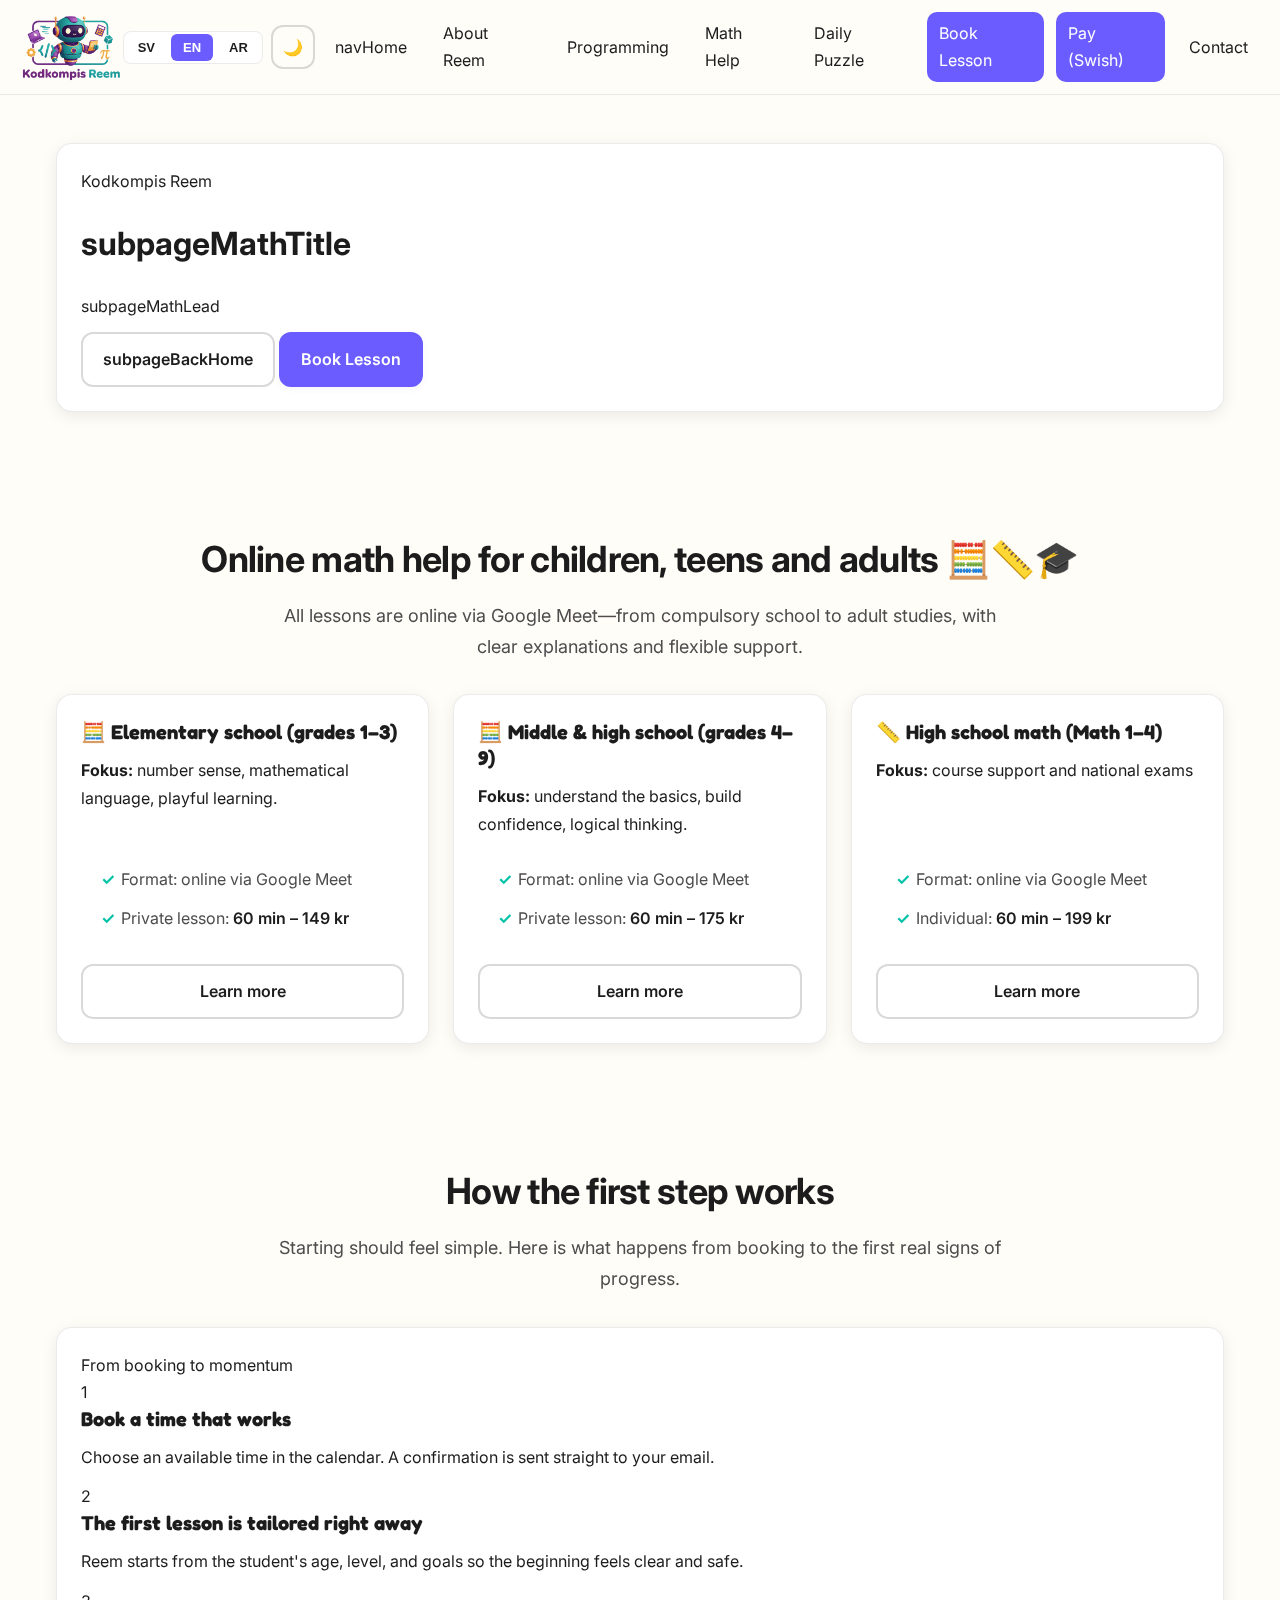
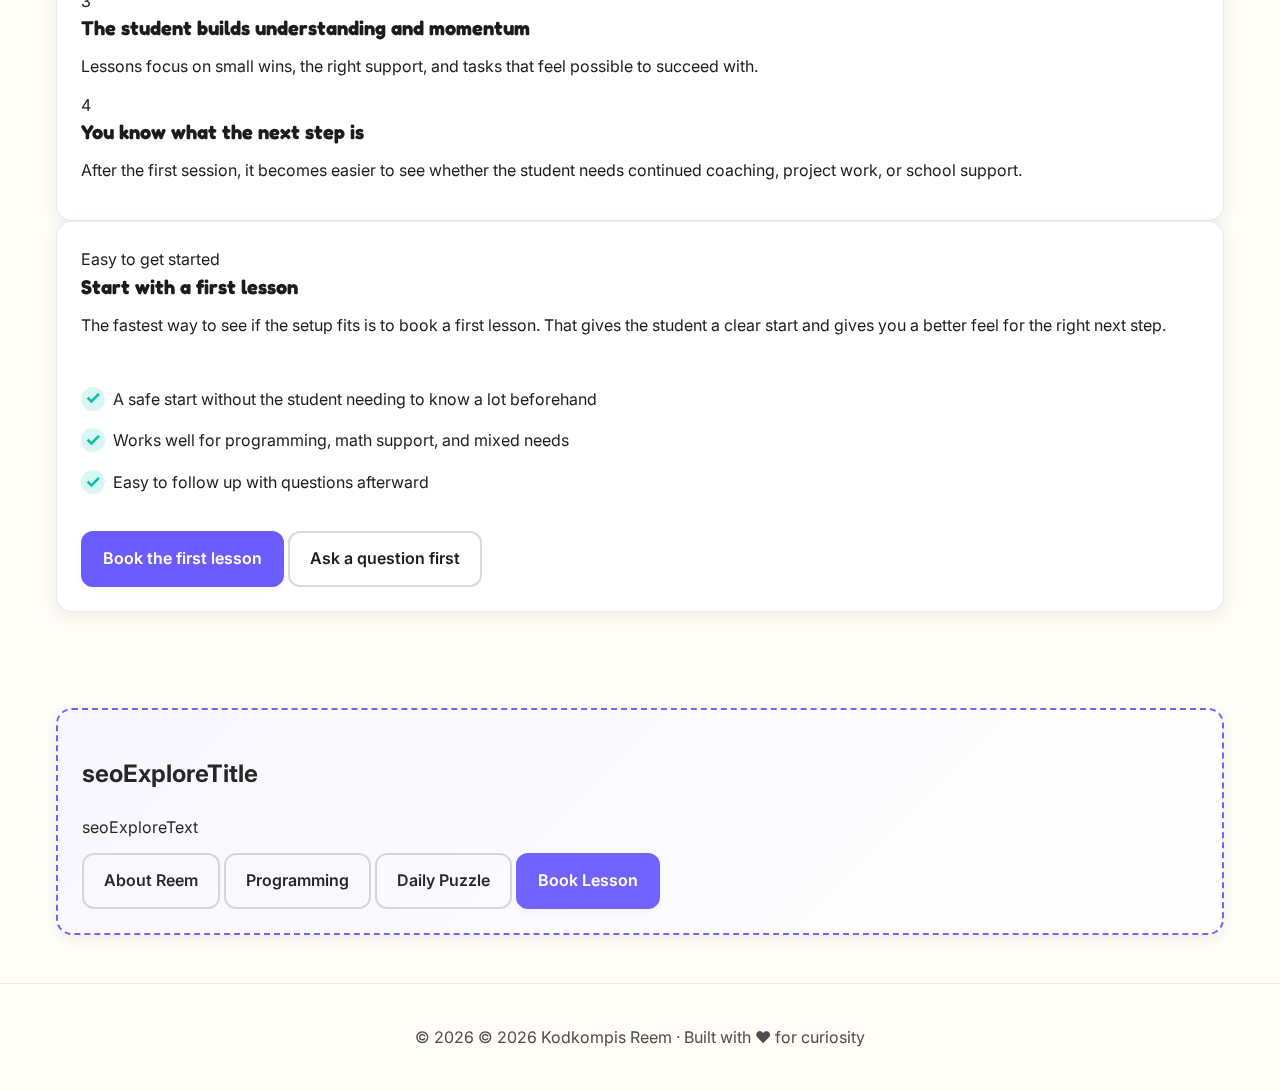
<file: math.html>
<!DOCTYPE html>
<html lang="sv" data-page-title="metaTitleMath" data-page-description="metaDescriptionMath">
<head>
  <meta charset="utf-8" />
  <meta name="viewport" content="width=device-width, initial-scale=1" />
  <title>Mattehjälp – Kodkompis Reem</title>
  <meta name="description" content="Online mattehjälp för barn, unga och vuxna med tydligt stöd och trygg start." />
  <meta name="robots" content="index,follow,max-image-preview:large,max-snippet:-1,max-video-preview:-1" />
  <meta name="theme-color" content="#6a5cff" />
  <link rel="canonical" href="https://kodkompisreem.com/math.html" />
  <link rel="icon" type="image/png" href="https://kodkompisreem.com/assets/Modern_playful_Kodkompis_Reem_logo_with_friendly_robot_and_coding_math_elements.png" />
  <meta property="og:type" content="website" />
  <meta property="og:title" content="Mattehjälp online – Kodkompis Reem" />
  <meta property="og:description" content="Tydlig och lugn mattehjälp online för barn, ungdomar och vuxna – från grunder till kursmål och provstöd." />
  <meta property="og:site_name" content="Kodkompis Reem" />
  <meta property="og:url" content="https://kodkompisreem.com/math.html" />
  <meta property="og:image" content="https://kodkompisreem.com/assets/Modern_playful_Kodkompis_Reem_logo_with_friendly_robot_and_coding_math_elements.png" />
  <meta property="og:image:alt" content="Kodkompis Reem logo with friendly robot and coding and math elements" />
  <meta name="twitter:card" content="summary_large_image" />
  <meta name="twitter:title" content="Mattehjälp online – Kodkompis Reem" />
  <meta name="twitter:description" content="Tydlig och lugn mattehjälp online för barn, ungdomar och vuxna – från grunder till kursmål och provstöd." />
  <meta name="twitter:image" content="https://kodkompisreem.com/assets/Modern_playful_Kodkompis_Reem_logo_with_friendly_robot_and_coding_math_elements.png" />
  <link rel="preconnect" href="https://fonts.googleapis.com">
  <link rel="preconnect" href="https://fonts.gstatic.com" crossorigin>
  <link href="https://fonts.googleapis.com/css2?family=Fredoka:wght@400;600&family=Inter:wght@400;600;700&display=swap" rel="stylesheet">
  <link rel="stylesheet" href="style.css" />
  <script src="translations.js"></script>
  <script src="i18n.js"></script>
  <style>
    /* Smooth scroll behavior */
    html {
      scroll-behavior: smooth;
    }
    
    /* Smooth scroll offset for fixed header */
    section[id] {
      scroll-margin-top: 100px;
    }
  </style>
  <!-- 
    Logo note: The logo image is stored in assets/ folder.
    For production, consider hosting it on a CDN or GitHub Pages for better performance.
    For Google Forms integration, the logo must be accessible via URL.
  -->
</head>
<body>
<header class="site-header">
    <a class="logo" href="index.html" aria-label="Start – Kodkompis Reem">
      <img src="assets/Modern_playful_Kodkompis_Reem_logo_with_friendly_robot_and_coding_math_elements.png" 
           alt="Kodkompis Reem" 
           class="logo-img" 
           width="300" 
           height="70" />
      <span class="logo-text" aria-hidden="true">Kodkompis Reem</span>
    </a>

    <!-- Language Switcher -->
    <div class="lang-switcher" id="langSwitcher" role="group" aria-label="Välj språk">
      <button data-lang="sv" class="lang-btn" aria-pressed="true" title="Svenska">SV</button>
      <button data-lang="en" class="lang-btn" aria-pressed="false" title="English">EN</button>
      <button data-lang="ar" class="lang-btn" aria-pressed="false" title="العربية">AR</button>
    </div>

    <!-- Dark mode toggle -->
    <button id="themeToggle" class="theme-toggle btn ghost" data-i18n-aria="themeToggle" title="Byt tema">
      <span class="theme-icon" aria-hidden="true">🌙</span>
    </button>

    <!-- Hamburger -->
    <button id="navToggle" class="nav-toggle" aria-label="Öppna meny" aria-expanded="false" aria-controls="primary-nav">
      <span class="bar" aria-hidden="true"></span>
      <span class="bar" aria-hidden="true"></span>
      <span class="bar" aria-hidden="true"></span>
    </button>

    <!-- Meny -->
    <nav id="primary-nav" class="nav" aria-label="Huvudmeny">
      <a href="index.html" data-i18n="navHome">Hem</a>
      <a href="about.html" data-i18n="navOm">Om Reem</a>
      <a href="programming.html" data-i18n="navProgrammering">Programmering</a>
      <a href="math.html" aria-current="page" data-i18n="navMatte">Mattehjälp</a>
      <a href="labs.html" data-i18n="navPussel">Prova live</a>
      <a class="cta" href="booking.html#booking" data-i18n="navBoka">Boka lektion</a>
      <a class="cta" href="payments.html" data-i18n="navBetala">Betala (Swish)</a>
      <a href="booking.html#kontakt" data-i18n="navKontakt">Kontakta</a>
    </nav>
  </header>

  <main id="top">

    <section class="section subpage-hero" aria-labelledby="subpage-title">
      <div class="container">
        <div class="card">
          <span class="eyebrow">Kodkompis Reem</span>
          <h1 id="subpage-title" data-i18n="subpageMathTitle">Mattehjälp online</h1>
          <p data-i18n="subpageMathLead">Här kan besökaren gå direkt till matematikdelen utan att tappa fokus på mobilen.</p>
          <div class="page-intro-actions">
            <a class="btn ghost" href="index.html" data-i18n="subpageBackHome">Till startsidan</a>
            <a class="btn primary" href="booking.html#booking" data-i18n="navBoka">Boka lektion</a>
          </div>
        </div>
      </div>
    </section>

<section id="matte" class="section" aria-labelledby="matte-title">
      <div class="container">
        <h2 id="matte-title" data-i18n="mathTitle">Mattehjälp online 🧮📏🎓</h2>
        <p data-i18n="mathIntro">Alla lektioner sker online (Google Meet). Inga fysiska möten – flexibelt och tryggt.</p>

        <div class="cards">
          <!-- Lågstadiet -->
          <article class="card">
            <h3 data-i18n="mathLowTitle">🧮 Lågstadiet (åk 1–3)</h3>
            <p><strong>Fokus:</strong> <span data-i18n="mathLowFocus">räkneförståelse, matematiskt språk, lekfullt lärande.</span></p>
            <ul class="meta">
              <li data-i18n="progFormat">Format: online via Google Meet</li>
              <!-- <li>Grupp (3–4 elever): <strong>60 min – 200 kr/elev</strong></li> -->
              <li><span data-i18n="progPrivate">Privatlektion:</span> <strong>60 min – 149 kr</strong></li>
            </ul>
            <a class="btn ghost" href="booking.html#booking" data-i18n="progBtnLearn">Läs mer</a>
          </article>

          <!-- Mellan/Högstadiet -->
          <article class="card">
            <h3 data-i18n="mathMidTitle">🧮 Mellan- & högstadiet (åk 4–9)</h3>
            <p><strong>Fokus:</strong> <span data-i18n="mathMidFocus">förstå grunderna, bygga självförtroende, logiskt tänkande.</span></p>
            <ul class="meta">
              <li data-i18n="progFormat">Format: online via Google Meet</li>
              <!-- <li>Grupp (3–4 elever): <strong>60 min – 200 kr/elev</strong></li> -->
              <li><span data-i18n="progPrivate">Privatlektion:</span> <strong>60 min – 175 kr</strong></li>
            </ul>
            <a class="btn ghost" href="booking.html#booking" data-i18n="progBtnLearn">Läs mer</a>
          </article>

          <!-- Gymnasiet -->
          <article class="card">
            <h3 data-i18n="mathHighTitle">📏 Gymnasiematte (Matte 1–4)</h3>
            <p><strong>Fokus:</strong> <span data-i18n="mathHighFocus">kursstöd och nationella prov</span></p>
            <ul class="meta">
              <li data-i18n="progFormat">Format: online via Google Meet</li>
              <li><span data-i18n="progIndividual">Individuell:</span> <strong>60 min – 199 kr</strong></li>
            </ul>
            <a class="btn ghost" href="booking.html#booking" data-i18n="progBtnLearn">Läs mer</a>
          </article>
        </div>
      </div>
    </section>
<section id="first-lesson" class="section" aria-labelledby="journey-title">
      <div class="container">
        <h2 id="journey-title" data-i18n="journeyTitle">Så går första steget till</h2>
        <p data-i18n="journeyIntro">Det ska kännas enkelt att börja. Här är vad som händer från bokning till första riktiga framsteg.</p>

        <div class="journey-grid">
          <article class="card journey-card">
            <span class="eyebrow" data-i18n="journeyEyebrow">Från bokning till resultat</span>
            <div class="journey-steps">
              <div class="journey-step">
                <div class="journey-step-number">1</div>
                <div>
                  <h3 data-i18n="journeyStep1Title">Boka en tid som passar</h3>
                  <p data-i18n="journeyStep1Text">Välj en ledig tid i kalendern. Bekräftelse skickas direkt till din e-post.</p>
                </div>
              </div>
              <div class="journey-step">
                <div class="journey-step-number">2</div>
                <div>
                  <h3 data-i18n="journeyStep2Title">Första lektionen anpassas direkt</h3>
                  <p data-i18n="journeyStep2Text">Reem utgår från elevens ålder, nivå och mål så att starten känns tydlig och trygg.</p>
                </div>
              </div>
              <div class="journey-step">
                <div class="journey-step-number">3</div>
                <div>
                  <h3 data-i18n="journeyStep3Title">Eleven bygger förståelse och momentum</h3>
                  <p data-i18n="journeyStep3Text">Lektionerna fokuserar på små framsteg, rätt stöd och uppgifter som känns möjliga att lyckas med.</p>
                </div>
              </div>
              <div class="journey-step">
                <div class="journey-step-number">4</div>
                <div>
                  <h3 data-i18n="journeyStep4Title">Ni vet vad nästa steg är</h3>
                  <p data-i18n="journeyStep4Text">Efter första passet blir det enklare att se om eleven behöver fortsatt coaching, projektfokus eller skolstöd.</p>
                </div>
              </div>
            </div>
          </article>

          <aside class="card journey-cta-card">
            <span class="eyebrow" data-i18n="firstLessonEyebrow">Låg tröskel att börja</span>
            <h3 data-i18n="firstLessonTitle">Börja med en första lektion</h3>
            <p data-i18n="firstLessonText">Det snabbaste sättet att se om upplägget passar är att boka en första lektion. Då får eleven en tydlig start och ni får en bättre känsla för rätt nästa steg.</p>
            <ul class="check compact">
              <li data-i18n="firstLessonItem1">Trygg start utan att eleven behöver kunna mycket innan</li>
              <li data-i18n="firstLessonItem2">Bra för både programmering, mattehjälp och blandade behov</li>
              <li data-i18n="firstLessonItem3">Lätt att följa upp med frågor efteråt</li>
            </ul>
            <div class="quiz-actions">
              <a class="btn primary" href="booking.html#booking" data-i18n="firstLessonBtn">Boka första lektionen</a>
              <a class="btn ghost" href="booking.html#kontakt" data-i18n="firstLessonContact">Ställ en fråga först</a>
            </div>
          </aside>
        </div>
      </div>
    </section>
    <section class="section" aria-labelledby="explore-title">
      <div class="container">
        <div class="card soft">
          <h2 id="explore-title" data-i18n="seoExploreTitle">Utforska nästa steg</h2>
          <p data-i18n="seoExploreText">Härifrån kan besökaren gå vidare till rätt sida beroende på om fokus är programmering, mattehjälp, mini-labb eller bokning.</p>
          <div class="quiz-actions">
            <a class="btn ghost" href="about.html" data-i18n="navOm">Om Reem</a>
            <a class="btn ghost" href="programming.html" data-i18n="navProgrammering">Programmering</a>
            <a class="btn ghost" href="labs.html" data-i18n="navPussel">Prova live</a>
            <a class="btn primary" href="booking.html#booking" data-i18n="navBoka">Boka lektion</a>
          </div>
        </div>
      </div>
    </section>
  </main>

  <!-- Floating CTA Button -->
  <a href="booking.html#booking" class="floating-cta" data-i18n-aria="navBoka">
    <span data-i18n="floatingCTA">📅 Boka nu</span>
  </a>

  <footer class="site-footer">
    <div class="container">
      <p>© <span id="year"></span> <span data-i18n="footerText">Kodkompis Reem · Byggd med ♥ för nyfikenhet</span></p>
    </div>
  </footer>

  <!-- Runtime-konfiguration för bokning och kontakt -->
  <script>
    window.BOOKING_EMBED_URL = 'https://calendar.google.com/calendar/appointments/schedules/AcZssZ1D7QFLmMnSTLvrbONnyTRTobxOdbEzDhsoy6MaF2e0MoCnRoppAxcz9-0uxheUBskpJbySrTN2?gv=true';
        window.CONTACT_FORM_JSON_MODE = true;
  </script>

  <script src="mini-labs.js"></script>
  
  <script>
    (function() {
      if (!window.BOOKING_EMBED_URL) return;

      const bookingFrame = document.getElementById('bookingFrame');
      if (bookingFrame) {
        bookingFrame.src = window.BOOKING_EMBED_URL;
      }

      document.querySelectorAll('[data-booking-external-link]').forEach((link) => {
        link.href = window.BOOKING_EMBED_URL;
      });
    })();
  </script>

  <script>
    (function() {
      const age = document.getElementById('quizAge');
      const focus = document.getElementById('quizFocus');
      const goal = document.getElementById('quizGoal');
      const trigger = document.getElementById('quizRecommend');
      const result = document.getElementById('quizResult');
      const title = document.getElementById('quizResultTitle');
      const text = document.getElementById('quizResultText');
      const list = document.getElementById('quizResultList');

      if (!age || !focus || !goal || !trigger || !result || !title || !text || !list) return;

      let currentRecommendation = null;

      const recommendations = {
        young: ['recYoungTitle', 'recYoungText', ['recYoungItem1', 'recYoungItem2', 'recYoungItem3']],
        builder: ['recBuilderTitle', 'recBuilderText', ['recBuilderItem1', 'recBuilderItem2', 'recBuilderItem3']],
        portfolio: ['recPortfolioTitle', 'recPortfolioText', ['recPortfolioItem1', 'recPortfolioItem2', 'recPortfolioItem3']],
        math: ['recMathTitle', 'recMathText', ['recMathItem1', 'recMathItem2', 'recMathItem3']],
        coach: ['recCoachTitle', 'recCoachText', ['recCoachItem1', 'recCoachItem2', 'recCoachItem3']]
      };

      function t(key) {
        return window.i18n ? window.i18n.t(key) : key;
      }

      function decideRecommendation() {
        if (focus.value === 'math') {
          return 'math';
        }

        if (focus.value === 'mixed') {
          return 'coach';
        }

        if (age.value === '6-8') {
          return 'young';
        }

        if (age.value === '13-16' || age.value === 'adult') {
          return goal.value === 'support' ? 'coach' : 'portfolio';
        }

        if (goal.value === 'support') {
          return 'coach';
        }

        return 'builder';
      }

      function renderRecommendation() {
        if (!currentRecommendation) {
          result.classList.add('is-empty');
          title.textContent = t('quizDefaultTitle');
          text.textContent = t('quizDefaultText');
          list.innerHTML = '';
          return;
        }

        const config = recommendations[currentRecommendation];
        if (!config) return;

        result.classList.remove('is-empty');
        title.textContent = t(config[0]);
        text.textContent = t(config[1]);
        list.innerHTML = '';
        config[2].forEach((itemKey) => {
          const li = document.createElement('li');
          li.textContent = t(itemKey);
          list.appendChild(li);
        });
      }

      trigger.addEventListener('click', () => {
        currentRecommendation = decideRecommendation();
        renderRecommendation();
      });

      document.addEventListener('languageChanged', renderRecommendation);
      renderRecommendation();
    })();
  </script>

  <script>
    (function () {
      const summerContent = {
        sv: {
          eyebrow: 'Sommar 2026',
          title: 'Sommarkurser med tydlig roadmap och direkt anmälan',
          intro: 'För barn finns spår i Scratch och Python. För vuxna finns en praktisk Python-kurs från grunden. Alla kurser består av 12 livelektioner online.',
          footnote: 'Barnkurserna kostar cirka 175 kr per lektion och vuxenkursen cirka 200 kr per lektion. Platserna kan bokas direkt eller anmälas via formuläret.',
          book: 'Boka plats', interest: 'Anmäl intresse', roadmap: 'Se hela 12-lektionsplanen', totalLabel: 'Total kurskostnad', lessonLabel: 'Per lektion', lessonsLabel: '12 livelektioner online', bestForLabel: 'Passar för', startDateLabel: (window.i18n ? window.i18n.t('summerStartLabel') : 'Kursstart'), startDate: (window.i18n ? window.i18n.t('summerStartDate') : 'Från 6 juli 2026'), formatLabel: (window.i18n ? window.i18n.t('summerFormatLabel') : 'Format'), formatValue: (window.i18n ? window.i18n.t('summerFormatValue') : 'Live online'),
          cards: [
            { audience: 'Barn 7–10 år', badge: 'Mest lekfull', title: 'Scratch Summer Start', subtitle: 'Bygg spel, berättelser och logiskt tänkande från grunden.', bestFor: 'Barn som vill börja lugnt, kreativt och visuellt.', pricePerLesson: '175 kr', total: '2100 kr', topic: 'summer_kids', message: 'Hej! Jag vill anmäla intresse för Scratch Summer Start (12 lektioner).', bullets: ['Visuella block och tydliga mål varje vecka', 'Mini-projekt som går att visa upp hemma', 'Perfekt första steg innan vidare Python'], roadmapItems: ['Lektion 1: Kom igång med Scratch och hitta i gränssnittet', 'Lektion 2: Rörelse, figurer och bakgrunder', 'Lektion 3: Händelser och interaktion', 'Lektion 4: Loopar och mönster', 'Lektion 5: Villkor och val i spelet', 'Lektion 6: Variabler och poängsystem', 'Lektion 7: Ljud, effekter och timing', 'Lektion 8: Designa ett eget minispel', 'Lektion 9: Felsökning på ett enkelt sätt', 'Lektion 10: Förbättra spelet med nya nivåer', 'Lektion 11: Eget slutprojekt', 'Lektion 12: Showcase och nästa steg mot Scratch/Python'] },
            { audience: 'Barn 10–15 år', badge: 'Scratch + Python', title: 'Python Explorer för barn', subtitle: 'För barn som vill gå från spelidéer till riktig kod i små, tydliga steg.', bestFor: 'Barn och tonåringar som gillar spel, logik och problemlösning.', pricePerLesson: '175 kr', total: '2100 kr', topic: 'summer_kids', message: 'Hej! Jag vill anmäla intresse för Python Explorer för barn (12 lektioner).', bullets: ['Trygg introduktion till Python med roliga exempel', 'Spel, quiz och små automationer', 'Tydlig progression från grunder till eget projekt'], roadmapItems: ['Lektion 1: Vad är Python och hur kör man kod?', 'Lektion 2: print, variabler och text', 'Lektion 3: input och enkla användarval', 'Lektion 4: if-satser och beslut', 'Lektion 5: loopar och repetition', 'Lektion 6: funktioner och återanvändbar kod', 'Lektion 7: listor och enkel datahantering', 'Lektion 8: bygg ett quiz eller ett litet spel', 'Lektion 9: felsöka som en programmerare', 'Lektion 10: förbättra projektet med fler funktioner', 'Lektion 11: eget projekt med handledning', 'Lektion 12: demo, återkoppling och nästa Python-steg'] },
            { audience: 'Vuxna nybörjare', badge: 'Praktisk Python', title: 'Python Summer Track för vuxna', subtitle: 'En tydlig 12-lektionskurs för dig som vill förstå Python på riktigt och använda det praktiskt.', bestFor: 'Vuxna som vill byta spår, automatisera, lära för jobbet eller bygga självsäkerhet i kod.', pricePerLesson: '200 kr', total: '2400 kr', topic: 'summer_adults', message: 'Hej! Jag vill anmäla intresse för Python Summer Track för vuxna (12 lektioner).', bullets: ['Från noll till fungerande små program', 'Fokus på praktisk förståelse i stället för stress', 'Automation, data och miniprojekt'], roadmapItems: ['Lektion 1: miljö, editor och första Python-programmet', 'Lektion 2: variabler, typer och grundläggande operationer', 'Lektion 3: villkor och logiskt tänkande', 'Lektion 4: loopar och effektiv repetition', 'Lektion 5: funktioner och struktur', 'Lektion 6: listor, dictionaries och enkel datamodellering', 'Lektion 7: moduler och återanvändbar kod', 'Lektion 8: filhantering och enkel input/output', 'Lektion 9: praktisk automation i vardagen', 'Lektion 10: data, API eller enkel analys', 'Lektion 11: eget miniprojekt med coachning', 'Lektion 12: roadmap efter sommaren och nästa steg'] }
          ]
        },
        en: {
          eyebrow: 'Summer 2026', title: 'Summer courses with a clear roadmap and direct registration', intro: 'Children can choose Scratch or Python. Adults can join a practical Python-from-scratch track. Every course includes 12 live online lessons.', footnote: 'Children’s courses are about SEK 175 per lesson and the adult Python course is about SEK 200 per lesson. You can book directly or register interest through the form.', book: 'Book a spot', interest: 'Register interest', roadmap: 'See the full 12-lesson roadmap', totalLabel: 'Total course price', lessonLabel: 'Per lesson', lessonsLabel: '12 live online lessons', bestForLabel: 'Best for', startDateLabel: (window.i18n ? window.i18n.t('summerStartLabel') : 'Course start'), startDate: (window.i18n ? window.i18n.t('summerStartDate') : 'From 6 July 2026'), formatLabel: (window.i18n ? window.i18n.t('summerFormatLabel') : 'Format'), formatValue: (window.i18n ? window.i18n.t('summerFormatValue') : 'Live online'),
          cards: [
            { audience: 'Children 7–10', badge: 'Most playful', title: 'Scratch Summer Start', subtitle: 'Build games, stories and logical thinking from the ground up.', bestFor: 'Children who want a calm, creative and visual start.', pricePerLesson: 'SEK 175', total: 'SEK 2100', topic: 'summer_kids', message: 'Hi! I want to register interest in Scratch Summer Start (12 lessons).', bullets: ['Visual blocks and clear weekly goals', 'Mini-projects to show at home', 'A perfect first step before more Python'], roadmapItems: ['Lesson 1: Get started with Scratch and the interface', 'Lesson 2: Movement, characters and backgrounds', 'Lesson 3: Events and interaction', 'Lesson 4: Loops and patterns', 'Lesson 5: Conditions and game choices', 'Lesson 6: Variables and score systems', 'Lesson 7: Sound, effects and timing', 'Lesson 8: Design your own mini game', 'Lesson 9: Simple debugging', 'Lesson 10: Improve the game with more levels', 'Lesson 11: Final project', 'Lesson 12: Showcase and next steps'] },
            { audience: 'Children 10–15', badge: 'Scratch + Python', title: 'Python Explorer for kids', subtitle: 'For children who want to go from game ideas to real code in small, clear steps.', bestFor: 'Children and teens who enjoy games, logic and problem solving.', pricePerLesson: 'SEK 175', total: 'SEK 2100', topic: 'summer_kids', message: 'Hi! I want to register interest in Python Explorer for kids (12 lessons).', bullets: ['A gentle Python introduction with fun examples', 'Games, quizzes and tiny automations', 'Clear progress from basics to a personal project'], roadmapItems: ['Lesson 1: What Python is and how to run code', 'Lesson 2: print, variables and text', 'Lesson 3: input and simple user choices', 'Lesson 4: if statements and decisions', 'Lesson 5: loops and repetition', 'Lesson 6: functions and reusable code', 'Lesson 7: lists and simple data handling', 'Lesson 8: build a quiz or mini game', 'Lesson 9: debug like a programmer', 'Lesson 10: improve the project with more features', 'Lesson 11: guided personal project', 'Lesson 12: demo, feedback and next Python step'] },
            { audience: 'Adult beginners', badge: 'Practical Python', title: 'Python Summer Track for adults', subtitle: 'A clear 12-lesson course for adults who want to understand Python for real and use it in practice.', bestFor: 'Adults who want to switch track, automate work, learn for their job or build coding confidence.', pricePerLesson: 'SEK 200', total: 'SEK 2400', topic: 'summer_adults', message: 'Hi! I want to register interest in Python Summer Track for adults (12 lessons).', bullets: ['From zero to working mini-programs', 'Understanding before pressure', 'Automation, data and mini-projects'], roadmapItems: ['Lesson 1: environment, editor and first program', 'Lesson 2: variables, types and operations', 'Lesson 3: conditions and logic', 'Lesson 4: loops and repetition', 'Lesson 5: functions and structure', 'Lesson 6: lists, dictionaries and simple data modelling', 'Lesson 7: modules and reusable code', 'Lesson 8: files and basic input/output', 'Lesson 9: practical automation', 'Lesson 10: data, API or simple analysis', 'Lesson 11: guided mini-project', 'Lesson 12: post-summer roadmap and next steps'] }
          ]
        },
        ar: {
          eyebrow: 'صيف 2026', title: 'دورات صيفية بخطة واضحة وتسجيل مباشر', intro: 'للأطفال مسارات في Scratch وPython. وللبالغين مسار Python عملي من الصفر. كل دورة تتكون من 12 درساً مباشراً عبر الإنترنت.', footnote: 'دورات الأطفال حوالي 175 كرون للدرس، ودورة Python للبالغين حوالي 200 كرون للدرس. يمكن الحجز مباشرة أو تسجيل الاهتمام عبر النموذج.', book: 'احجز مكاناً', interest: 'سجل اهتمامك', roadmap: 'عرض خطة الدروس الـ12', totalLabel: 'سعر الدورة الكامل', lessonLabel: 'لكل درس', lessonsLabel: '12 درساً مباشراً عبر الإنترنت', bestForLabel: 'مناسبة لـ', startDateLabel: (window.i18n ? window.i18n.t('summerStartLabel') : 'بداية الدورة'), startDate: (window.i18n ? window.i18n.t('summerStartDate') : 'ابتداءً من 6 يوليو 2026'), formatLabel: (window.i18n ? window.i18n.t('summerFormatLabel') : 'التنسيق'), formatValue: (window.i18n ? window.i18n.t('summerFormatValue') : 'مباشر أونلاين'),
          cards: [
            { audience: 'الأطفال 7–10 سنوات', badge: 'الأكثر مرحاً', title: 'Scratch Summer Start', subtitle: 'بناء ألعاب وقصص وتفكير منطقي من الصفر.', bestFor: 'الأطفال الذين يريدون بداية هادئة وإبداعية وبصرية.', pricePerLesson: '175 كرون', total: '2100 كرون', topic: 'summer_kids', message: 'مرحباً! أريد تسجيل اهتمام بدورة Scratch Summer Start المكوّنة من 12 درساً.', bullets: ['أهداف أسبوعية واضحة باستخدام البلوكات', 'مشاريع صغيرة يمكن عرضها في المنزل', 'بداية ممتازة قبل الانتقال إلى Python'], roadmapItems: ['الدرس 1: التعرف على Scratch والواجهة', 'الدرس 2: الحركة والشخصيات والخلفيات', 'الدرس 3: الأحداث والتفاعل', 'الدرس 4: الحلقات والأنماط', 'الدرس 5: الشروط والاختيارات', 'الدرس 6: المتغيرات ونظام النقاط', 'الدرس 7: الأصوات والتأثيرات والتوقيت', 'الدرس 8: تصميم لعبة صغيرة', 'الدرس 9: تصحيح الأخطاء بطريقة بسيطة', 'الدرس 10: تطوير اللعبة بمستويات إضافية', 'الدرس 11: مشروع نهائي', 'الدرس 12: عرض الأعمال والخطوة التالية'] },
            { audience: 'الأطفال 10–15 سنة', badge: 'Scratch + Python', title: 'Python Explorer للأطفال', subtitle: 'للأطفال الذين يريدون الانتقال من أفكار الألعاب إلى الكود الحقيقي بخطوات واضحة.', bestFor: 'الأطفال والمراهقون الذين يحبون الألعاب والمنطق وحل المشكلات.', pricePerLesson: '175 كرون', total: '2100 كرون', topic: 'summer_kids', message: 'مرحباً! أريد تسجيل اهتمام بدورة Python Explorer للأطفال المكوّنة من 12 درساً.', bullets: ['مقدمة هادئة إلى Python بأمثلة ممتعة', 'ألعاب واختبارات وأتمتة صغيرة', 'تقدم واضح من الأساسيات إلى مشروع شخصي'], roadmapItems: ['الدرس 1: ما هي Python وكيف نشغّل الكود', 'الدرس 2: الطباعة والمتغيرات والنصوص', 'الدرس 3: الإدخال واختيارات المستخدم البسيطة', 'الدرس 4: الجمل الشرطية والقرارات', 'الدرس 5: الحلقات والتكرار', 'الدرس 6: الدوال وإعادة استخدام الكود', 'الدرس 7: القوائم ومعالجة البيانات البسيطة', 'الدرس 8: بناء اختبار أو لعبة صغيرة', 'الدرس 9: تصحيح الأخطاء مثل المبرمج', 'الدرس 10: تطوير المشروع بميزات إضافية', 'الدرس 11: مشروع شخصي بإشراف', 'الدرس 12: عرض وتغذية راجعة والخطوة التالية'] },
            { audience: 'مبتدئون بالغون', badge: 'Python عملي', title: 'Python Summer Track للبالغين', subtitle: 'دورة واضحة من 12 درساً للبالغين الذين يريدون فهم Python واستخدامها عملياً.', bestFor: 'البالغون الذين يريدون تغيير المسار أو الأتمتة أو التعلم للعمل أو بناء الثقة في البرمجة.', pricePerLesson: '200 كرون', total: '2400 كرون', topic: 'summer_adults', message: 'مرحباً! أريد تسجيل اهتمام بدورة Python Summer Track للبالغين المكوّنة من 12 درساً.', bullets: ['من الصفر إلى برامج صغيرة تعمل فعلاً', 'فهم عملي بدون ضغط زائد', 'أتمتة وبيانات ومشاريع صغيرة'], roadmapItems: ['الدرس 1: البيئة والمحرر وأول برنامج', 'الدرس 2: المتغيرات والأنواع والعمليات', 'الدرس 3: الشروط والمنطق', 'الدرس 4: الحلقات والتكرار', 'الدرس 5: الدوال وبنية الكود', 'الدرس 6: القوائم والقواميس ونمذجة البيانات البسيطة', 'الدرس 7: الوحدات وإعادة استخدام الكود', 'الدرس 8: الملفات والإدخال والإخراج', 'الدرس 9: أتمتة عملية في الحياة اليومية', 'الدرس 10: البيانات أو API أو تحليل بسيط', 'الدرس 11: مشروع صغير بإشراف', 'الدرس 12: خريطة ما بعد الصيف والخطوات التالية'] }
          ]
        }
      };

      function currentLang() {
        return (window.i18n && window.i18n.getLanguage && summerContent[window.i18n.getLanguage()]) ? window.i18n.getLanguage() : 'sv';
      }

      function renderSummerCourses() {
        const host = document.getElementById('summerCoursesGrid');
        const section = document.getElementById('summer-courses');
        if (!host || !section) return;
        const data = summerContent[currentLang()];
        const eyebrow = section.querySelector('.eyebrow');
        const h2 = section.querySelector('h2');
        const intro = section.querySelector('h2 + p');
        const footnote = section.querySelector('.summer-footnote');
        if (eyebrow) eyebrow.textContent = data.eyebrow;
        if (h2) h2.textContent = data.title;
        if (intro) intro.textContent = data.intro;
        if (footnote) footnote.textContent = data.footnote;
        host.innerHTML = data.cards.map((card, idx) => `
          <article class="card summer-course-card ${idx === 2 ? 'summer-course-card--featured' : ''}">
            <div class="summer-course-header">
              <div>
                <span class="summer-badge">${card.badge}</span>
                <p class="summer-audience">${card.audience}</p>
              </div>
              <span class="summer-chip">${data.lessonsLabel}</span>
            </div>
            <h3>${card.title}</h3>
            <p>${card.subtitle}</p>
            <ul class="meta">${card.bullets.map(item => `<li>${item}</li>`).join('')}</ul>
            <div class="summer-pricing">
              <div><span>${data.lessonLabel}</span><strong>${card.pricePerLesson}</strong></div>
              <div><span>${data.totalLabel}</span><strong>${card.total}</strong></div>
            </div>
            <div class="summer-course-meta">
              <span>📅 ${data.startDateLabel}: ${data.startDate}</span>
              <span>💻 ${data.formatLabel}: ${data.formatValue}</span>
            </div>
            <p class="summer-bestfor"><strong>${data.bestForLabel}:</strong> ${card.bestFor}</p>
            <div class="quiz-actions">
              <a class="btn primary" href="booking.html#booking">${data.book}</a>
              <button class="btn ghost summer-interest-btn" type="button" data-topic="${card.topic}" data-message="${card.message.replace(/"/g, '&quot;')}">${data.interest}</button>
            </div>
            <details class="summer-roadmap">
              <summary>${data.roadmap}</summary>
              <ol>${card.roadmapItems.map(step => `<li>${step}</li>`).join('')}</ol>
            </details>
          </article>`).join('');
      }

      function bindSummerInterestButtons() {
        document.querySelectorAll('.summer-interest-btn').forEach((btn) => {
          btn.addEventListener('click', () => {
            const payload = {
              topic: btn.dataset.topic || '',
              message: btn.dataset.message || ''
            };
            try {
              localStorage.setItem('kodkompis-contact-prefill', JSON.stringify(payload));
            } catch (err) {
              console.warn('Could not store summer-course prefill', err);
            }

            const topic = document.getElementById('topic');
            const message = document.getElementById('message');
            if (topic && payload.topic) topic.value = payload.topic;
            if (message && payload.message) message.value = payload.message;

            const contactSection = document.getElementById('kontakt');
            if (contactSection && message) {
              contactSection.scrollIntoView({ behavior: 'smooth', block: 'start' });
              message.focus();
              return;
            }

            window.location.href = 'booking.html#kontakt';
          });
        });
      }

      function renderDynamicSummer() {
        renderSummerCourses();
        bindSummerInterestButtons();
      }

      if (document.readyState === 'loading') document.addEventListener('DOMContentLoaded', renderDynamicSummer); else renderDynamicSummer();
      document.addEventListener('languageChanged', renderDynamicSummer);
    })();
  </script>

  <script>
    (function () {
      const form = document.getElementById('contactForm');
      const note = document.getElementById('formNote');
      const submitBtn = form?.querySelector('button[type="submit"]');
      if (!form) return;

      try {
        const rawPrefill = localStorage.getItem('kodkompis-contact-prefill');
        if (rawPrefill) {
          const prefill = JSON.parse(rawPrefill);
          if (prefill && typeof prefill === 'object') {
            if (prefill.topic && form.querySelector('#topic')) form.querySelector('#topic').value = prefill.topic;
            if (prefill.message && form.querySelector('#message') && !form.querySelector('#message').value) form.querySelector('#message').value = prefill.message;
          }
          localStorage.removeItem('kodkompis-contact-prefill');
        }
      } catch (err) {
        console.warn('Could not read saved contact prefill', err);
      }

      function setSubmitting(submitting) {
        if (submitBtn) {
          submitBtn.disabled = submitting;
        }
      }

      async function submitAsJson() {
        const formData = new FormData(form);
        const body = new URLSearchParams();

        formData.forEach((value, key) => {
          body.append(key, value);
        });

        const response = await fetch(form.action, {
          method: 'POST',
          body
        });

        if (!response.ok) {
          throw new Error(`HTTP ${response.status}`);
        }

        return response.json();
      }

      async function submitNoCorsFallback() {
        await fetch(form.action, {
          method: 'POST',
          mode: 'no-cors',
          body: new FormData(form)
        });
      }
  
      form.addEventListener('submit', async (e) => {
        // Allow pure HTML fallback if fetch is missing
        if (!window.fetch) return;
        e.preventDefault();
  
        if (!form.checkValidity()) {
          note.textContent = window.i18n ? window.i18n.t('formInvalid') : 'Kolla så att alla fält är ifyllda korrekt.';
          form.reportValidity();
          return;
        }
  
        // Honeypot (bot-skydd)
        const hp = form.querySelector('input[name="hp"]')?.value || '';
        if (hp.trim() !== '') {
          note.textContent = window.i18n ? window.i18n.t('formQueued') : 'Tack! Din förfrågan har skickats vidare.';
          form.reset();
          return;
        }
  
        note.textContent = window.i18n ? window.i18n.t('formSending') : 'Skickar…';
        setSubmitting(true);
  
        try {
          if (window.CONTACT_FORM_JSON_MODE) {
            try {
              const result = await submitAsJson();
              if (result && result.ok) {
                note.textContent = window.i18n ? window.i18n.t('formSuccess') : 'Tack! Ditt meddelande är skickat. Jag återkommer inom 24 timmar.';
                form.reset();
              } else if (result && result.error === 'validation_failed') {
                note.textContent = window.i18n ? window.i18n.t('formInvalid') : 'Kolla så att alla fält är ifyllda korrekt.';
                form.reportValidity();
              } else {
                note.textContent = window.i18n ? window.i18n.t('formError') : 'Nätverksfel. Kontrollera din uppkoppling eller mejla kodkompisreem@gmail.com';
              }
              return;
            } catch (jsonErr) {
              console.warn('JSON contact submission failed, using no-cors fallback:', jsonErr);
            }
          }

          await submitNoCorsFallback();
          note.textContent = window.i18n ? window.i18n.t('formQueued') : 'Din förfrågan har skickats vidare. Om du inte får svar inom 24 timmar, mejla kodkompisreem@gmail.com.';
          form.reset();
        } catch (err) {
          console.error('Kontaktform undantag:', err);
          note.textContent = window.i18n ? window.i18n.t('formError') : 'Nätverksfel. Kontrollera din uppkoppling eller mejla kodkompisreem@gmail.com';
        } finally {
          setSubmitting(false);
        }
      });
    })();
  
    document.getElementById('year').textContent = new Date().getFullYear();
  </script>

  <!-- Theme Management -->
  <script>
    // Theme management
    (function() {
      const themeToggle = document.getElementById('themeToggle');
      const themeIcon = themeToggle?.querySelector('.theme-icon');
      const STORAGE_KEY = 'kodkompis-theme';
      
      // Get system preference
      function getSystemTheme() {
        return window.matchMedia('(prefers-color-scheme: dark)').matches ? 'dark' : 'light';
      }
      
      // Get saved theme or system preference
      function getTheme() {
        const saved = localStorage.getItem(STORAGE_KEY);
        return saved || getSystemTheme();
      }
      
      // Set theme
      function setTheme(theme) {
        document.documentElement.setAttribute('data-theme', theme);
        localStorage.setItem(STORAGE_KEY, theme);
        updateThemeIcon(theme);
      }
      
      // Update toggle button icon
      function updateThemeIcon(theme) {
        if (!themeIcon || !themeToggle) return;
        themeIcon.textContent = theme === 'dark' ? '☀️' : '🌙';
        const labelKey = theme === 'dark' ? 'themeToggleLight' : 'themeToggle';
        const label = window.i18n ? window.i18n.t(labelKey) : (theme === 'dark' ? 'Byt till ljust läge' : 'Byt till mörkt läge');
        themeToggle.setAttribute('aria-label', label);
        themeToggle.setAttribute('title', label);
      }
      
      // Toggle theme
      function toggleTheme() {
        const currentTheme = document.documentElement.getAttribute('data-theme');
        const newTheme = currentTheme === 'dark' ? 'light' : 'dark';
        setTheme(newTheme);
      }
      
      // Initialize theme
      function initTheme() {
        const theme = getTheme();
        setTheme(theme);
        
        // Listen for system theme changes (if no manual preference)
        const mediaQuery = window.matchMedia('(prefers-color-scheme: dark)');
        const handleSystemThemeChange = (e) => {
          if (!localStorage.getItem(STORAGE_KEY)) {
            setTheme(e.matches ? 'dark' : 'light');
          }
        };

        if (typeof mediaQuery.addEventListener === 'function') {
          mediaQuery.addEventListener('change', handleSystemThemeChange);
        } else if (typeof mediaQuery.addListener === 'function') {
          mediaQuery.addListener(handleSystemThemeChange);
        }
        
        // Listen for language changes to update theme toggle aria-label
        document.addEventListener('languageChanged', () => {
          const currentTheme = document.documentElement.getAttribute('data-theme');
          if (currentTheme) {
            updateThemeIcon(currentTheme);
          }
        });
        
        // Add click event to toggle button
        if (themeToggle) {
          themeToggle.addEventListener('click', toggleTheme);
        }
      }
      
      // Initialize when DOM is loaded
      if (document.readyState === 'loading') {
        document.addEventListener('DOMContentLoaded', initTheme);
      } else {
        initTheme();
      }
    })();
  </script>

  <script>
    // Hamburger toggle
    (function(){
      const toggle = document.getElementById('navToggle');
      const nav = document.getElementById('primary-nav');
      if (!toggle || !nav) return;

      function setOpen(open) {
        nav.classList.toggle('open', open);
        toggle.setAttribute('aria-expanded', open ? 'true' : 'false');
        document.body.classList.toggle('no-scroll', open);
      }

      toggle.addEventListener('click', () => {
        setOpen(!nav.classList.contains('open'));
      });

      nav.querySelectorAll('a').forEach((link) => {
        link.addEventListener('click', () => setOpen(false));
      });

      document.addEventListener('keydown', (event) => {
        if (event.key === 'Escape') {
          setOpen(false);
        }
      });
    })();
  </script>

  <script>
    // Floating CTA - show after scrolling
    (function() {
      const floatingCTA = document.querySelector('.floating-cta');
      if (!floatingCTA) return;
      
      let lastScrollY = window.scrollY;
      let ticking = false;
      
      function updateCTA() {
        const scrollY = window.scrollY;
        const heroHeight = document.querySelector('.hero')?.offsetHeight || 400;
        
        // Show CTA after scrolling past hero section
        if (scrollY > heroHeight * 0.5) {
          floatingCTA.classList.add('visible');
        } else {
          floatingCTA.classList.remove('visible');
        }
        
        lastScrollY = scrollY;
        ticking = false;
      }
      
      function requestTick() {
        if (!ticking) {
          requestAnimationFrame(updateCTA);
          ticking = true;
        }
      }
      
      window.addEventListener('scroll', requestTick, { passive: true });
      // Check on load
      updateCTA();
    })();
  </script>

</body>
</html>
</file>
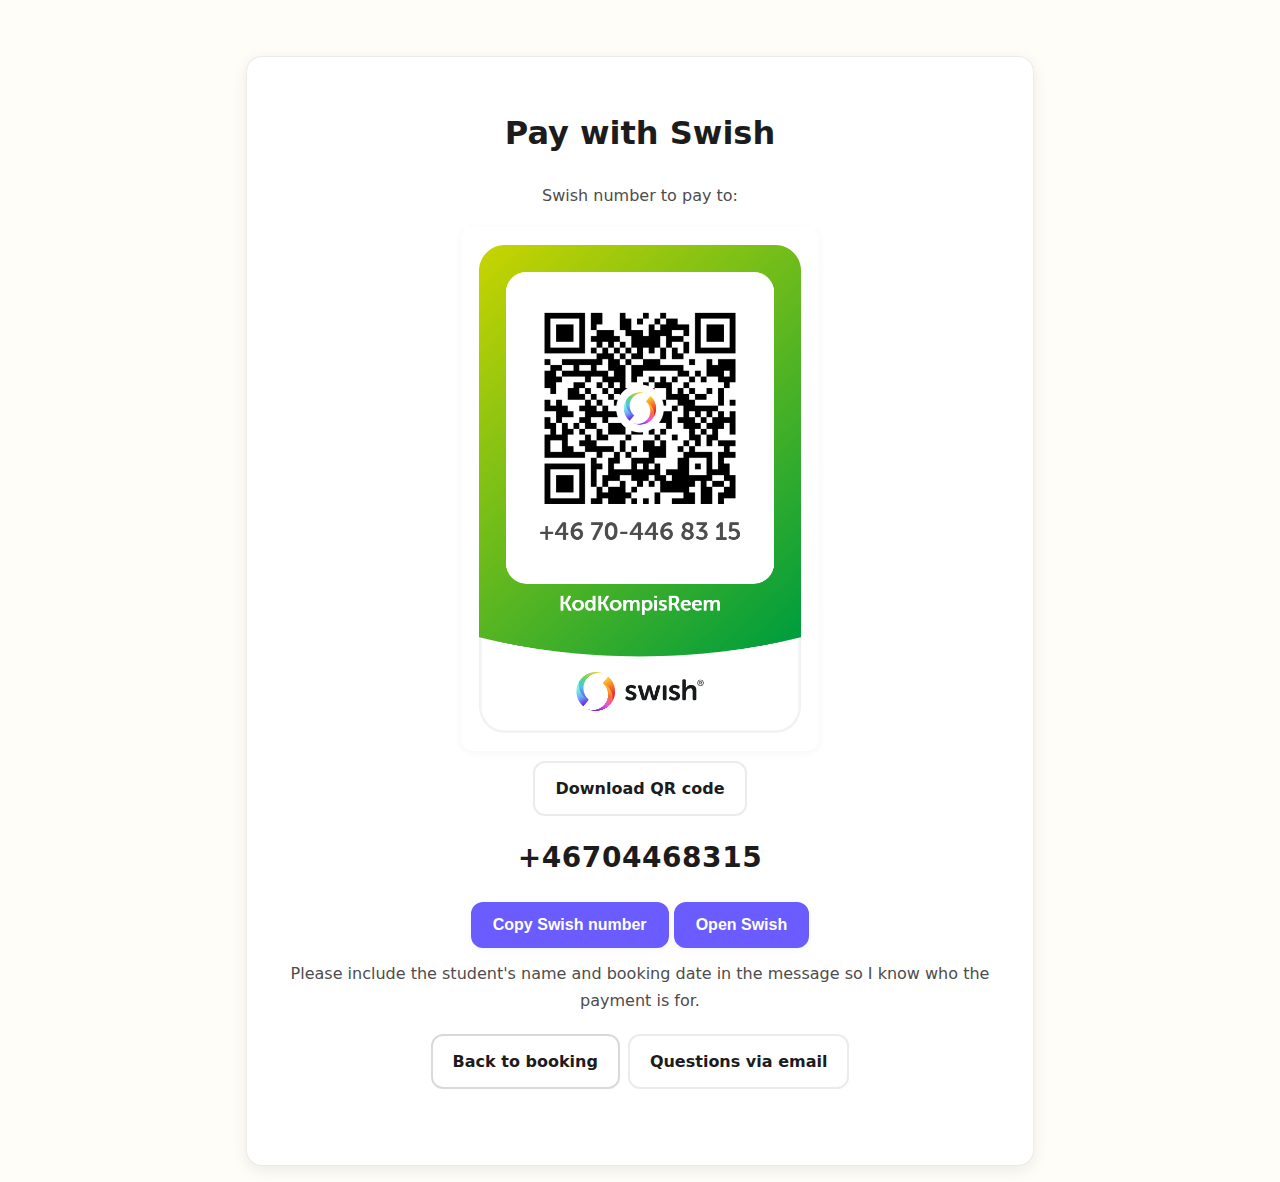
<file: payments.html>
<!DOCTYPE html>
<html lang="sv">
<head>
  <meta charset="utf-8" />
  <meta name="viewport" content="width=device-width, initial-scale=1" />
  <title>Betala med Swish – Kodkompis Reem</title>
  <link rel="stylesheet" href="style.css">
  <script src="translations.js"></script>
  <script src="i18n.js"></script>
</head>
<body>
  <main class="payments-container container">
    <section class="payment-card">
      <h1 data-i18n="payTitle">Betala med Swish</h1>
      <p class="swish-instructions" data-i18n="paySwishNumberLabel">Swish-nummeret att betala till:</p>

      <div class="qr-wrapper" style="margin:18px 0; display:flex; flex-direction:column; align-items:center; gap:10px;">
        <!-- Visa först den mindre lokala bilden för bättre passform; nedladdning länkar till den stora filen -->
        <img src="assets/swish-QR-small.png" alt="" id="swishQr" class="swish-qr" />
        <div style="display:flex; gap:8px;">
          <a class="btn" id="downloadQrBtn" href="assets/swish-QR-large.png" download="swish-QR-large.png" data-i18n="payDownloadQr">Ladda ner QR</a>
        </div>
      </div>

      <div class="swish-number" id="swishNumber">+46704468315</div>

      <button class="btn primary copy-btn" id="copyBtn" data-i18n="payCopyBtn" data-i18n-aria="payCopyBtn">Kopiera Swish-nummer</button>
      <button class="btn primary" id="openSwishBtn" data-i18n="payOpenSwish">Öppna Swish</button>

      <p class="swish-instructions" data-i18n="payInstructionNote">Ange gärna elevens namn och bokningsdatum i meddelandet så jag vet vem betalningen gäller.</p>

      <div style="margin-top:20px; display:flex; gap:8px; justify-content:center; flex-wrap:wrap;">
        <a class="btn ghost" href="index.html#booking" data-i18n="payBackToBooking">Tillbaka till bokning</a>
        <a class="btn" href="mailto:kodkompisreem@gmail.com" data-i18n="payEmailContact">Frågor via mejl</a>
      </div>

      <p id="copyFeedback" style="margin-top:12px;color:var(--brand-2);font-weight:600;min-height:20px"></p>
    </section>
  </main>

  <script src="payments.js"></script>
</body>
</html>
</file>
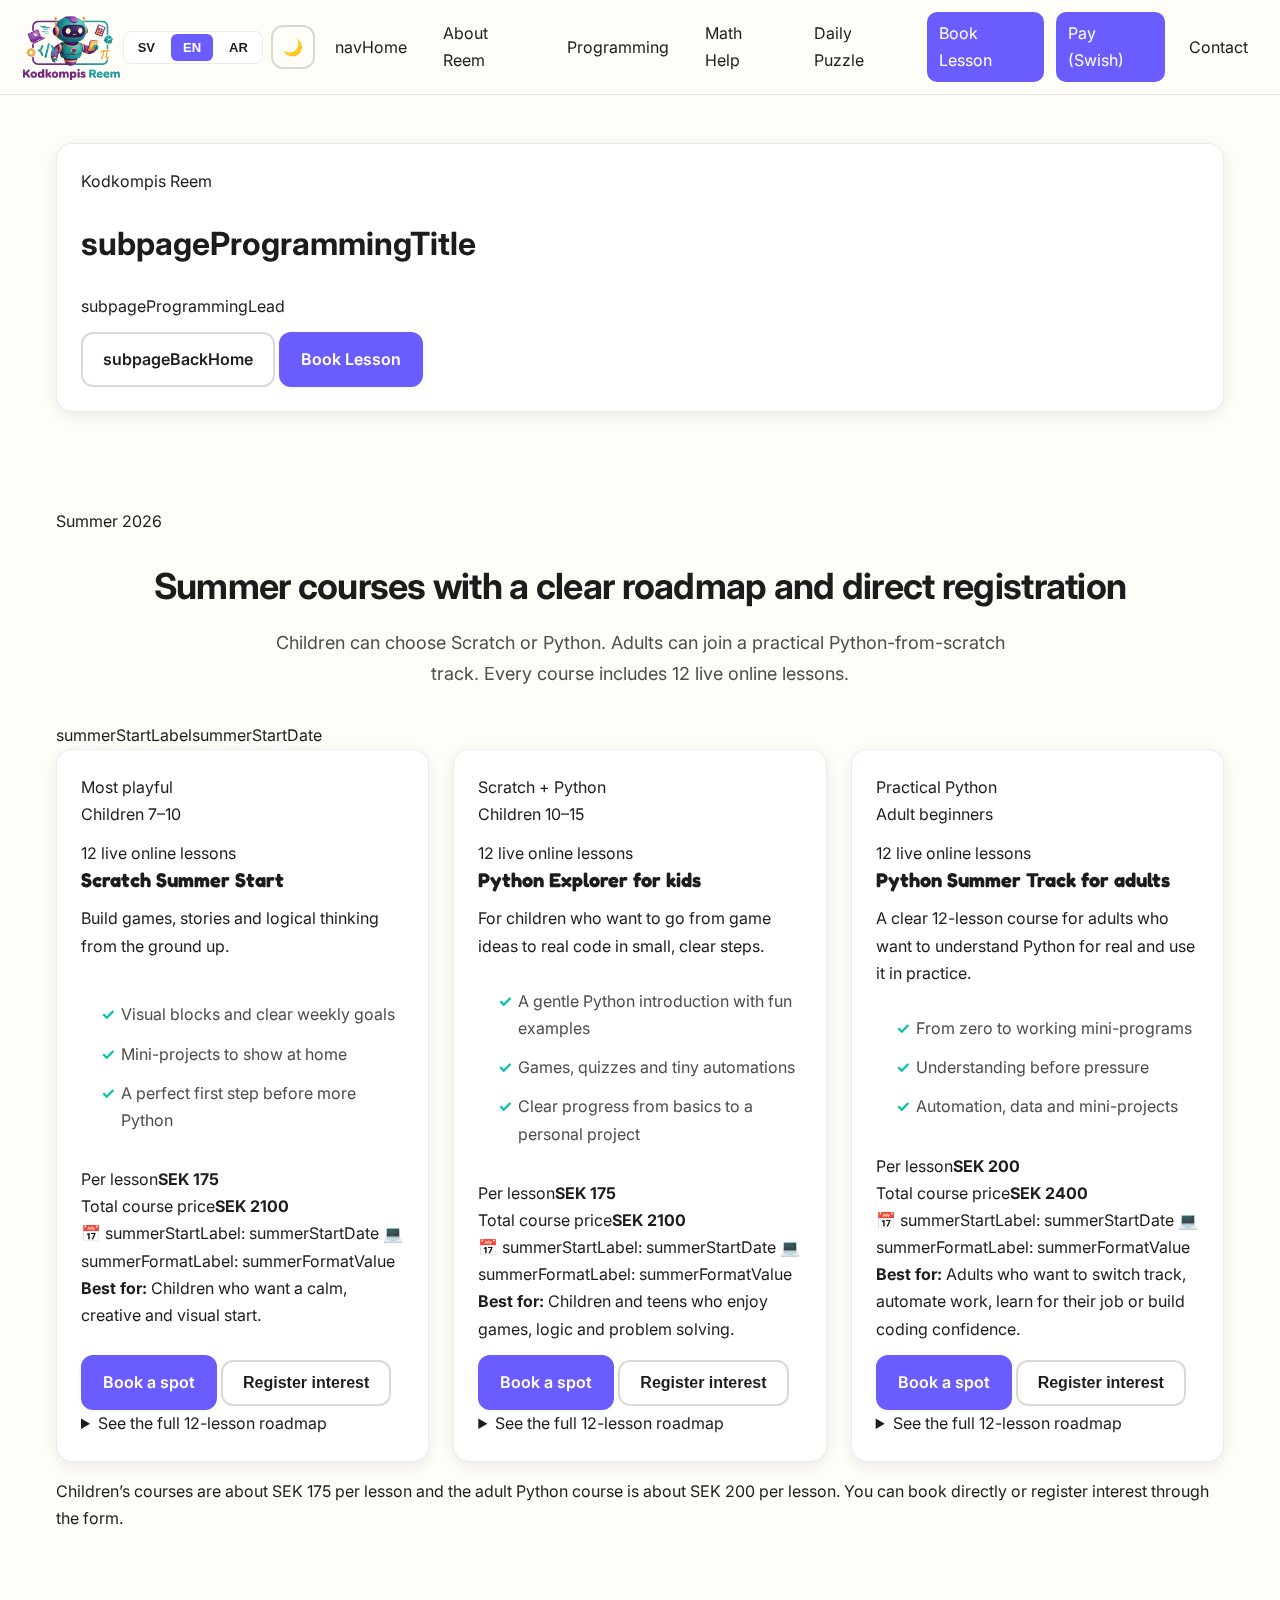
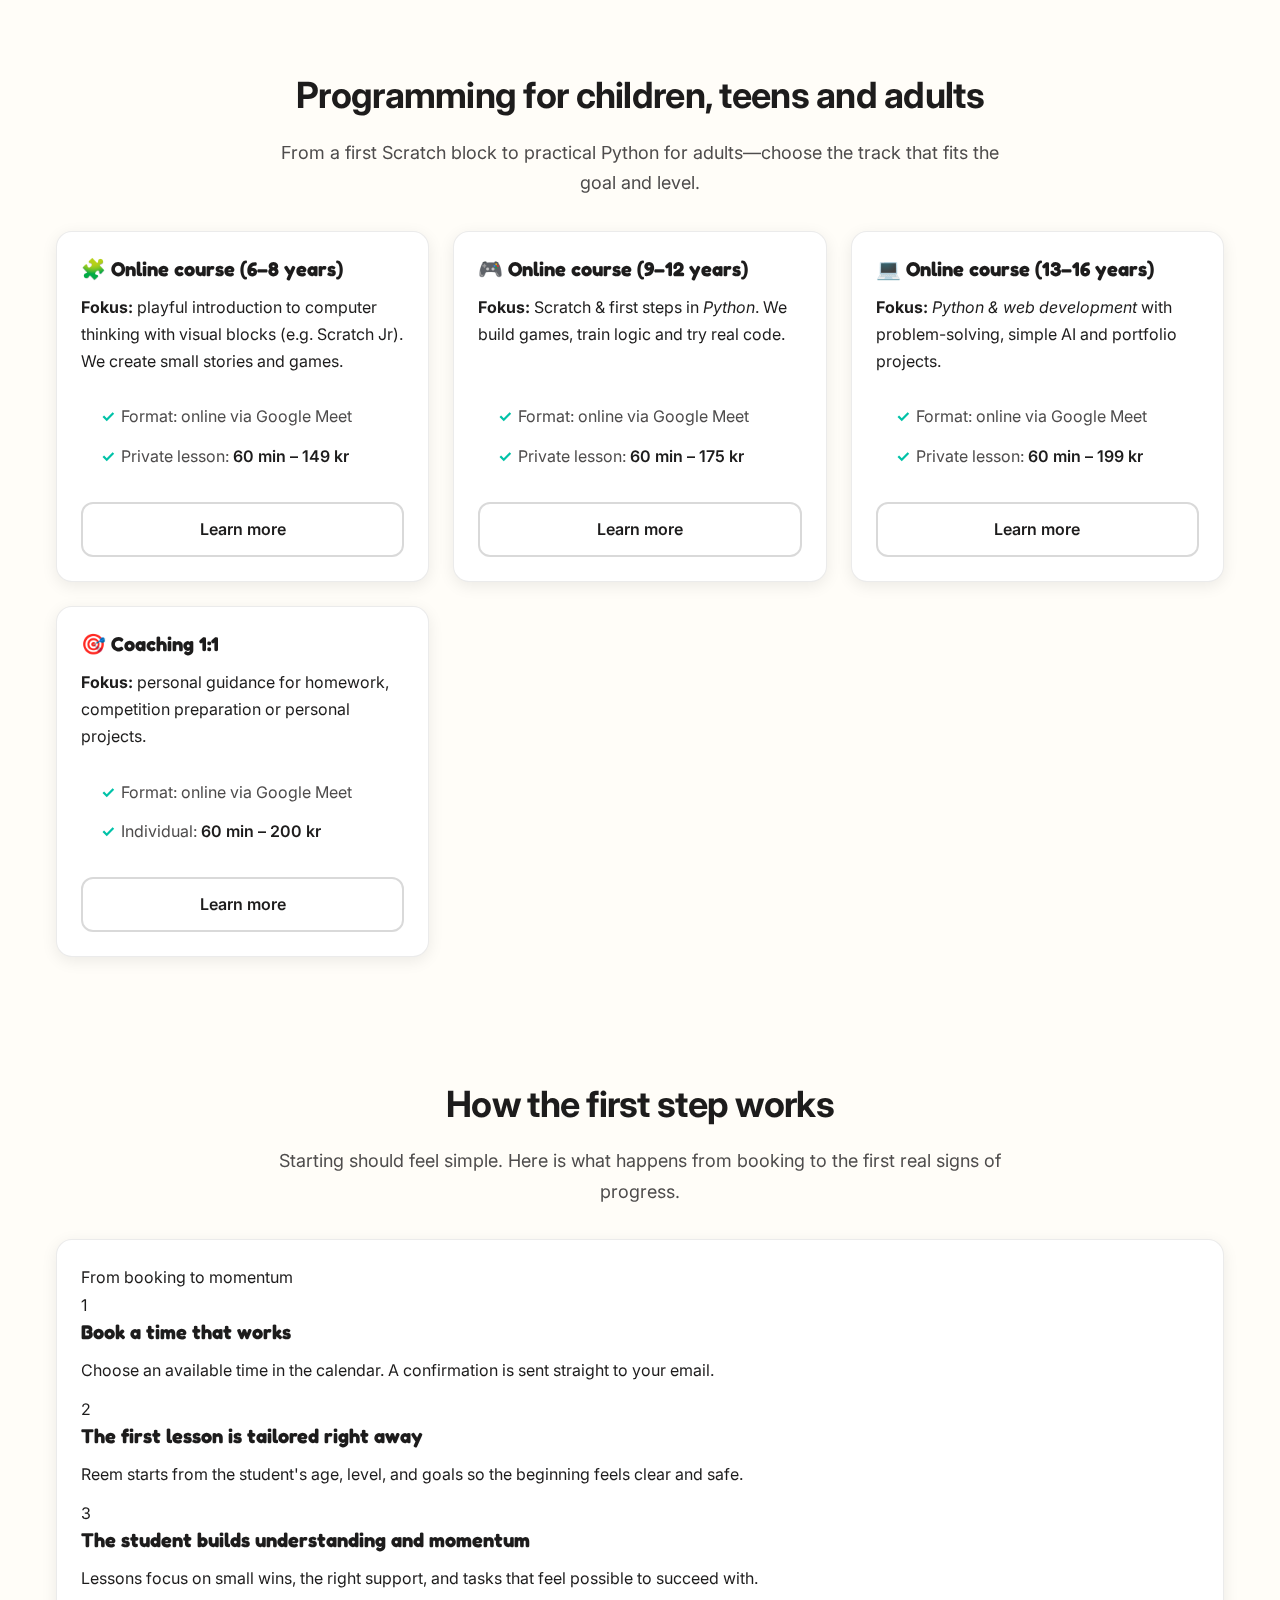
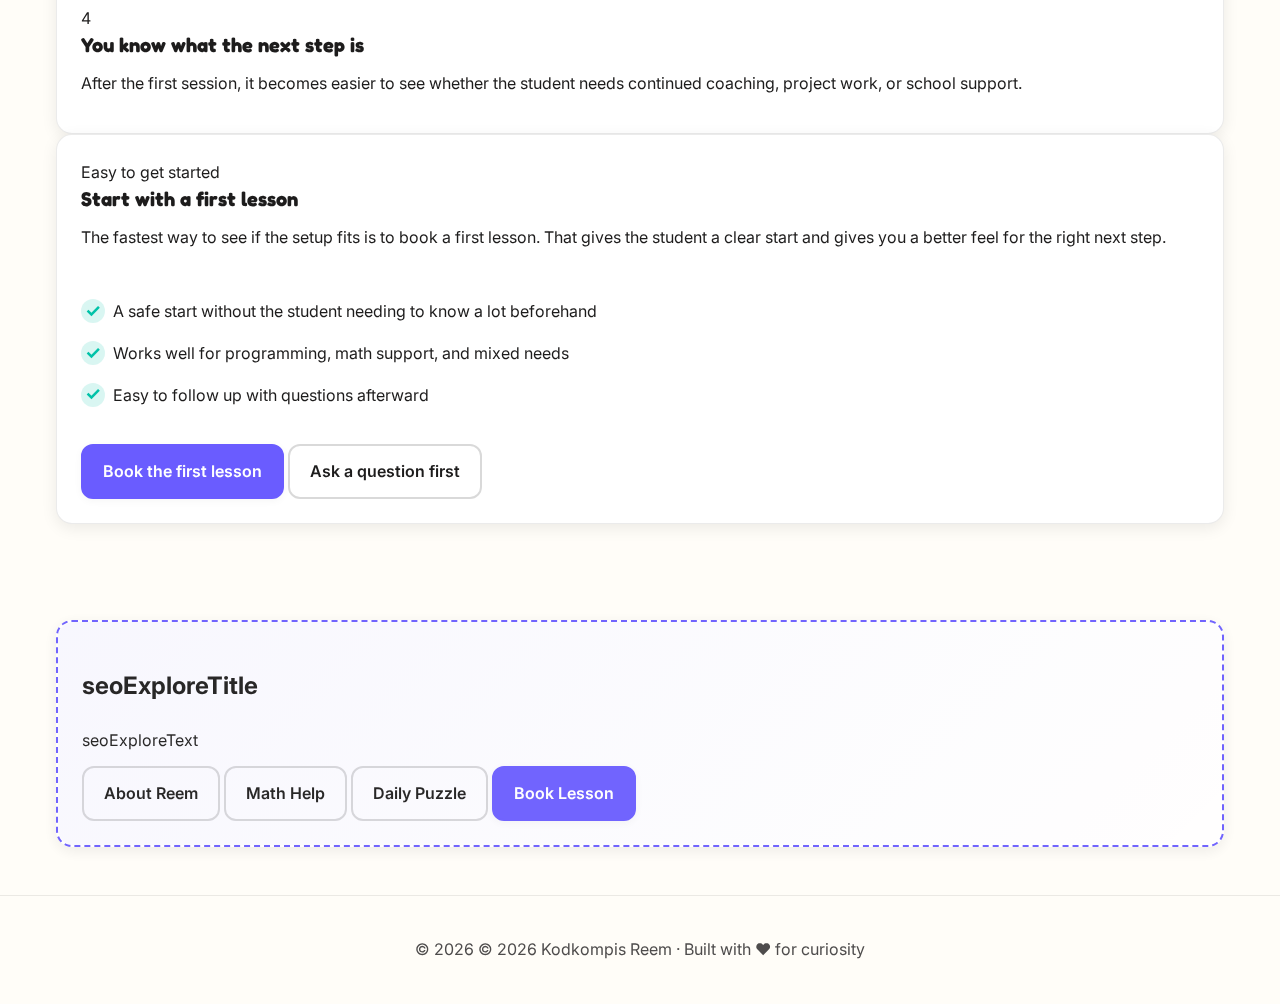
<file: programming.html>
<!DOCTYPE html>
<html lang="sv" data-page-title="metaTitleProgramming" data-page-description="metaDescriptionProgramming">
<head>
  <meta charset="utf-8" />
  <meta name="viewport" content="width=device-width, initial-scale=1" />
  <title>Programmering & sommarkurser – Kodkompis Reem</title>
  <meta name="description" content="Sommarkurser och programmeringsspår för barn, unga och vuxna." />
  <meta name="robots" content="index,follow,max-image-preview:large,max-snippet:-1,max-video-preview:-1" />
  <meta name="theme-color" content="#6a5cff" />
  <link rel="canonical" href="https://kodkompisreem.com/programming.html" />
  <link rel="icon" type="image/png" href="https://kodkompisreem.com/assets/Modern_playful_Kodkompis_Reem_logo_with_friendly_robot_and_coding_math_elements.png" />
  <meta property="og:type" content="website" />
  <meta property="og:title" content="Programmering och sommarkurser – Kodkompis Reem" />
  <meta property="og:description" content="Se programmeringsspår och sommarkurser i Scratch och Python för barn, tonåringar och vuxna." />
  <meta property="og:site_name" content="Kodkompis Reem" />
  <meta property="og:url" content="https://kodkompisreem.com/programming.html" />
  <meta property="og:image" content="https://kodkompisreem.com/assets/Modern_playful_Kodkompis_Reem_logo_with_friendly_robot_and_coding_math_elements.png" />
  <meta property="og:image:alt" content="Kodkompis Reem logo with friendly robot and coding and math elements" />
  <meta name="twitter:card" content="summary_large_image" />
  <meta name="twitter:title" content="Programmering och sommarkurser – Kodkompis Reem" />
  <meta name="twitter:description" content="Se programmeringsspår och sommarkurser i Scratch och Python för barn, tonåringar och vuxna." />
  <meta name="twitter:image" content="https://kodkompisreem.com/assets/Modern_playful_Kodkompis_Reem_logo_with_friendly_robot_and_coding_math_elements.png" />
  <link rel="preconnect" href="https://fonts.googleapis.com">
  <link rel="preconnect" href="https://fonts.gstatic.com" crossorigin>
  <link href="https://fonts.googleapis.com/css2?family=Fredoka:wght@400;600&family=Inter:wght@400;600;700&display=swap" rel="stylesheet">
  <link rel="stylesheet" href="style.css" />
  <script src="translations.js"></script>
  <script src="i18n.js"></script>
  <style>
    /* Smooth scroll behavior */
    html {
      scroll-behavior: smooth;
    }
    
    /* Smooth scroll offset for fixed header */
    section[id] {
      scroll-margin-top: 100px;
    }
  </style>
  <!-- 
    Logo note: The logo image is stored in assets/ folder.
    For production, consider hosting it on a CDN or GitHub Pages for better performance.
    For Google Forms integration, the logo must be accessible via URL.
  -->
</head>
<body>
<header class="site-header">
    <a class="logo" href="index.html" aria-label="Start – Kodkompis Reem">
      <img src="assets/Modern_playful_Kodkompis_Reem_logo_with_friendly_robot_and_coding_math_elements.png" 
           alt="Kodkompis Reem" 
           class="logo-img" 
           width="300" 
           height="70" />
      <span class="logo-text" aria-hidden="true">Kodkompis Reem</span>
    </a>

    <!-- Language Switcher -->
    <div class="lang-switcher" id="langSwitcher" role="group" aria-label="Välj språk">
      <button data-lang="sv" class="lang-btn" aria-pressed="true" title="Svenska">SV</button>
      <button data-lang="en" class="lang-btn" aria-pressed="false" title="English">EN</button>
      <button data-lang="ar" class="lang-btn" aria-pressed="false" title="العربية">AR</button>
    </div>

    <!-- Dark mode toggle -->
    <button id="themeToggle" class="theme-toggle btn ghost" data-i18n-aria="themeToggle" title="Byt tema">
      <span class="theme-icon" aria-hidden="true">🌙</span>
    </button>

    <!-- Hamburger -->
    <button id="navToggle" class="nav-toggle" aria-label="Öppna meny" aria-expanded="false" aria-controls="primary-nav">
      <span class="bar" aria-hidden="true"></span>
      <span class="bar" aria-hidden="true"></span>
      <span class="bar" aria-hidden="true"></span>
    </button>

    <!-- Meny -->
    <nav id="primary-nav" class="nav" aria-label="Huvudmeny">
      <a href="index.html" data-i18n="navHome">Hem</a>
      <a href="about.html" data-i18n="navOm">Om Reem</a>
      <a href="programming.html" aria-current="page" data-i18n="navProgrammering">Programmering</a>
      <a href="math.html" data-i18n="navMatte">Mattehjälp</a>
      <a href="labs.html" data-i18n="navPussel">Prova live</a>
      <a class="cta" href="booking.html#booking" data-i18n="navBoka">Boka lektion</a>
      <a class="cta" href="payments.html" data-i18n="navBetala">Betala (Swish)</a>
      <a href="booking.html#kontakt" data-i18n="navKontakt">Kontakta</a>
    </nav>
  </header>

  <main id="top">

    <section class="section subpage-hero" aria-labelledby="subpage-title">
      <div class="container">
        <div class="card">
          <span class="eyebrow">Kodkompis Reem</span>
          <h1 id="subpage-title" data-i18n="subpageProgrammingTitle">Programmering och sommarkurser</h1>
          <p data-i18n="subpageProgrammingLead">En egen sida för kodspår, sommarkurser och första steget vidare.</p>
          <div class="page-intro-actions">
            <a class="btn ghost" href="index.html" data-i18n="subpageBackHome">Till startsidan</a>
            <a class="btn primary" href="booking.html#booking" data-i18n="navBoka">Boka lektion</a>
          </div>
        </div>
      </div>
    </section>

<section id="summer-courses" class="section summer-section" aria-labelledby="summer-title">
      <div class="container">
        <span class="eyebrow">Sommar 2026</span>
        <h2 id="summer-title">Sommarkurser med tydlig roadmap och direkt anmälan</h2>
        <p>För barn finns spår i Scratch och Python. För vuxna finns en praktisk Python-kurs från grunden. Alla kurser består av 12 livelektioner online.</p>
        <div class="summer-dates"><span class="summer-date-chip" data-i18n="summerStartLabel">Kursstart</span><span data-i18n="summerStartDate">Från 6 juli 2026</span></div>
        <div id="summerCoursesGrid" class="cards summer-courses-grid" aria-live="polite"></div>
        <p class="summer-footnote">Barnkurserna kostar cirka 175 kr per lektion och vuxenkursen cirka 200 kr per lektion. Platserna kan bokas direkt eller anmälas via formuläret.</p>
      </div>
    </section>
<section id="tjanster" class="section" aria-labelledby="tjanster-title">
      <div class="container">
        <h2 id="tjanster-title" data-i18n="progTitle">Programmering för barn & föräldrar</h2>
        <p data-i18n="progIntro">Välj den åldersgrupp som passar ditt barn bäst.</p>
        <div class="cards">
          <!-- 5–7 -->
          <article class="card">
            <h3 data-i18n="prog68Title">🧩 Onlinekurs (5-7 år)</h3>
            <p><strong>Fokus:</strong> <span data-i18n="prog68Focus">lekfull introduktion till datorns tänk med visuella block (t.ex. Scratch Jr). Vi skapar små berättelser och spel.</span></p>
            <ul class="meta">
              <li data-i18n="progFormat">Format: online via Google Meet</li>
              <!-- <li>Grupp (5–7 barn): <strong>45 min – 150 kr/elev</strong></li> -->
              <li><span data-i18n="progPrivate">Privatlektion:</span> <strong>60 min – 149 kr</strong></li>
            </ul>
            <a class="btn ghost" href="booking.html#booking" data-i18n="progBtnLearn">Läs mer</a>
          </article>

          <!-- 8–12 -->
          <article class="card">
            <h3 data-i18n="prog912Title">🎮 Onlinekurs (8–12 år)</h3>
            <p><strong>Fokus:</strong> <span data-i18n="prog912Focus">Första stegen i <em>Python</em>. Vi bygger spel, tränar logik och provar riktig kod.</span></p>
            <ul class="meta">
              <li data-i18n="progFormat">Format: online via Google Meet</li>
              <!-- <li>Grupp (8–10 barn): <strong>60 min – 200 kr/elev</strong></li> -->
              <li><span data-i18n="progPrivate">Privatlektion:</span> <strong>60 min – 175 kr</strong></li>
            </ul>
            <a class="btn ghost" href="booking.html#booking" data-i18n="progBtnLearn">Läs mer</a>
          </article>

          <!-- 13–16 -->
          <article class="card">
            <h3 data-i18n="prog1316Title">💻 Onlinekurs (13–16 år)</h3>
            <p><strong>Fokus:</strong> <span data-i18n="prog1316Focus"><em>Python & webbutveckling</em> med problemlösning, enkel AI och projekt till portfölj.</span></p>
            <ul class="meta">
              <!-- <li>Grupp (8–12 barn): <strong>75 min – 250 kr/elev</strong></li> -->
              <li data-i18n="progFormat">Format: online via Google Meet</li>
              <li><span data-i18n="progPrivate">Privatlektion:</span> <strong>60 min – 199 kr</strong></li>
            </ul>
            <a class="btn ghost" href="booking.html#booking" data-i18n="progBtnLearn">Läs mer</a>
          </article>

          <!-- Coaching -->
          <article class="card">
            <h3 data-i18n="progCoachingTitle">🎯 Coaching 1:1</h3>
            <p><strong>Fokus:</strong> <span data-i18n="progCoachingFocus">personlig handledning för läxor, tävlingsförberedelser eller egna projekt.</span></p>
            <ul class="meta">
              <li data-i18n="progFormat">Format: online via Google Meet</li>
              <li><span data-i18n="progIndividual">Individuell:</span> <strong>60 min – 200 kr</strong></li>
            </ul>
            <a class="btn ghost" href="booking.html#booking" data-i18n="progBtnLearn">Läs mer</a>
          </article>
        </div>
      </div>
    </section>
<section id="first-lesson" class="section" aria-labelledby="journey-title">
      <div class="container">
        <h2 id="journey-title" data-i18n="journeyTitle">Så går första steget till</h2>
        <p data-i18n="journeyIntro">Det ska kännas enkelt att börja. Här är vad som händer från bokning till första riktiga framsteg.</p>

        <div class="journey-grid">
          <article class="card journey-card">
            <span class="eyebrow" data-i18n="journeyEyebrow">Från bokning till resultat</span>
            <div class="journey-steps">
              <div class="journey-step">
                <div class="journey-step-number">1</div>
                <div>
                  <h3 data-i18n="journeyStep1Title">Boka en tid som passar</h3>
                  <p data-i18n="journeyStep1Text">Välj en ledig tid i kalendern. Bekräftelse skickas direkt till din e-post.</p>
                </div>
              </div>
              <div class="journey-step">
                <div class="journey-step-number">2</div>
                <div>
                  <h3 data-i18n="journeyStep2Title">Första lektionen anpassas direkt</h3>
                  <p data-i18n="journeyStep2Text">Reem utgår från elevens ålder, nivå och mål så att starten känns tydlig och trygg.</p>
                </div>
              </div>
              <div class="journey-step">
                <div class="journey-step-number">3</div>
                <div>
                  <h3 data-i18n="journeyStep3Title">Eleven bygger förståelse och momentum</h3>
                  <p data-i18n="journeyStep3Text">Lektionerna fokuserar på små framsteg, rätt stöd och uppgifter som känns möjliga att lyckas med.</p>
                </div>
              </div>
              <div class="journey-step">
                <div class="journey-step-number">4</div>
                <div>
                  <h3 data-i18n="journeyStep4Title">Ni vet vad nästa steg är</h3>
                  <p data-i18n="journeyStep4Text">Efter första passet blir det enklare att se om eleven behöver fortsatt coaching, projektfokus eller skolstöd.</p>
                </div>
              </div>
            </div>
          </article>

          <aside class="card journey-cta-card">
            <span class="eyebrow" data-i18n="firstLessonEyebrow">Låg tröskel att börja</span>
            <h3 data-i18n="firstLessonTitle">Börja med en första lektion</h3>
            <p data-i18n="firstLessonText">Det snabbaste sättet att se om upplägget passar är att boka en första lektion. Då får eleven en tydlig start och ni får en bättre känsla för rätt nästa steg.</p>
            <ul class="check compact">
              <li data-i18n="firstLessonItem1">Trygg start utan att eleven behöver kunna mycket innan</li>
              <li data-i18n="firstLessonItem2">Bra för både programmering, mattehjälp och blandade behov</li>
              <li data-i18n="firstLessonItem3">Lätt att följa upp med frågor efteråt</li>
            </ul>
            <div class="quiz-actions">
              <a class="btn primary" href="booking.html#booking" data-i18n="firstLessonBtn">Boka första lektionen</a>
              <a class="btn ghost" href="booking.html#kontakt" data-i18n="firstLessonContact">Ställ en fråga först</a>
            </div>
          </aside>
        </div>
      </div>
    </section>
    <section class="section" aria-labelledby="explore-title">
      <div class="container">
        <div class="card soft">
          <h2 id="explore-title" data-i18n="seoExploreTitle">Utforska nästa steg</h2>
          <p data-i18n="seoExploreText">Härifrån kan besökaren gå vidare till rätt sida beroende på om fokus är programmering, mattehjälp, mini-labb eller bokning.</p>
          <div class="quiz-actions">
            <a class="btn ghost" href="about.html" data-i18n="navOm">Om Reem</a>
            <a class="btn ghost" href="math.html" data-i18n="navMatte">Mattehjälp</a>
            <a class="btn ghost" href="labs.html" data-i18n="navPussel">Prova live</a>
            <a class="btn primary" href="booking.html#booking" data-i18n="navBoka">Boka lektion</a>
          </div>
        </div>
      </div>
    </section>
  </main>

  <!-- Floating CTA Button -->
  <a href="booking.html#booking" class="floating-cta" data-i18n-aria="navBoka">
    <span data-i18n="floatingCTA">📅 Boka nu</span>
  </a>

  <footer class="site-footer">
    <div class="container">
      <p>© <span id="year"></span> <span data-i18n="footerText">Kodkompis Reem · Byggd med ♥ för nyfikenhet</span></p>
    </div>
  </footer>

  <!-- Runtime-konfiguration för bokning och kontakt -->
  <script>
    window.BOOKING_EMBED_URL = 'https://calendar.google.com/calendar/appointments/schedules/AcZssZ1D7QFLmMnSTLvrbONnyTRTobxOdbEzDhsoy6MaF2e0MoCnRoppAxcz9-0uxheUBskpJbySrTN2?gv=true';
        window.CONTACT_FORM_JSON_MODE = true;
  </script>

  <script src="mini-labs.js"></script>
  
  <script>
    (function() {
      if (!window.BOOKING_EMBED_URL) return;

      const bookingFrame = document.getElementById('bookingFrame');
      if (bookingFrame) {
        bookingFrame.src = window.BOOKING_EMBED_URL;
      }

      document.querySelectorAll('[data-booking-external-link]').forEach((link) => {
        link.href = window.BOOKING_EMBED_URL;
      });
    })();
  </script>

  <script>
    (function() {
      const age = document.getElementById('quizAge');
      const focus = document.getElementById('quizFocus');
      const goal = document.getElementById('quizGoal');
      const trigger = document.getElementById('quizRecommend');
      const result = document.getElementById('quizResult');
      const title = document.getElementById('quizResultTitle');
      const text = document.getElementById('quizResultText');
      const list = document.getElementById('quizResultList');

      if (!age || !focus || !goal || !trigger || !result || !title || !text || !list) return;

      let currentRecommendation = null;

      const recommendations = {
        young: ['recYoungTitle', 'recYoungText', ['recYoungItem1', 'recYoungItem2', 'recYoungItem3']],
        builder: ['recBuilderTitle', 'recBuilderText', ['recBuilderItem1', 'recBuilderItem2', 'recBuilderItem3']],
        portfolio: ['recPortfolioTitle', 'recPortfolioText', ['recPortfolioItem1', 'recPortfolioItem2', 'recPortfolioItem3']],
        math: ['recMathTitle', 'recMathText', ['recMathItem1', 'recMathItem2', 'recMathItem3']],
        coach: ['recCoachTitle', 'recCoachText', ['recCoachItem1', 'recCoachItem2', 'recCoachItem3']]
      };

      function t(key) {
        return window.i18n ? window.i18n.t(key) : key;
      }

      function decideRecommendation() {
        if (focus.value === 'math') {
          return 'math';
        }

        if (focus.value === 'mixed') {
          return 'coach';
        }

        if (age.value === '6-8') {
          return 'young';
        }

        if (age.value === '13-16' || age.value === 'adult') {
          return goal.value === 'support' ? 'coach' : 'portfolio';
        }

        if (goal.value === 'support') {
          return 'coach';
        }

        return 'builder';
      }

      function renderRecommendation() {
        if (!currentRecommendation) {
          result.classList.add('is-empty');
          title.textContent = t('quizDefaultTitle');
          text.textContent = t('quizDefaultText');
          list.innerHTML = '';
          return;
        }

        const config = recommendations[currentRecommendation];
        if (!config) return;

        result.classList.remove('is-empty');
        title.textContent = t(config[0]);
        text.textContent = t(config[1]);
        list.innerHTML = '';
        config[2].forEach((itemKey) => {
          const li = document.createElement('li');
          li.textContent = t(itemKey);
          list.appendChild(li);
        });
      }

      trigger.addEventListener('click', () => {
        currentRecommendation = decideRecommendation();
        renderRecommendation();
      });

      document.addEventListener('languageChanged', renderRecommendation);
      renderRecommendation();
    })();
  </script>

  <script>
    (function () {
      const summerContent = {
        sv: {
          eyebrow: 'Sommar 2026',
          title: 'Sommarkurser med tydlig roadmap och direkt anmälan',
          intro: 'För barn finns spår i Scratch och Python. För vuxna finns en praktisk Python-kurs från grunden. Alla kurser består av 12 livelektioner online.',
          footnote: 'Barnkurserna kostar cirka 175 kr per lektion och vuxenkursen cirka 200 kr per lektion. Platserna kan bokas direkt eller anmälas via formuläret.',
          book: 'Boka plats', interest: 'Anmäl intresse', roadmap: 'Se hela 12-lektionsplanen', totalLabel: 'Total kurskostnad', lessonLabel: 'Per lektion', lessonsLabel: '12 livelektioner online', bestForLabel: 'Passar för', startDateLabel: (window.i18n ? window.i18n.t('summerStartLabel') : 'Kursstart'), startDate: (window.i18n ? window.i18n.t('summerStartDate') : 'Från 6 juli 2026'), formatLabel: (window.i18n ? window.i18n.t('summerFormatLabel') : 'Format'), formatValue: (window.i18n ? window.i18n.t('summerFormatValue') : 'Live online'),
          cards: [
            { audience: 'Barn 7–10 år', badge: 'Mest lekfull', title: 'Scratch Summer Start', subtitle: 'Bygg spel, berättelser och logiskt tänkande från grunden.', bestFor: 'Barn som vill börja lugnt, kreativt och visuellt.', pricePerLesson: '175 kr', total: '2100 kr', topic: 'summer_kids', message: 'Hej! Jag vill anmäla intresse för Scratch Summer Start (12 lektioner).', bullets: ['Visuella block och tydliga mål varje vecka', 'Mini-projekt som går att visa upp hemma', 'Perfekt första steg innan vidare Python'], roadmapItems: ['Lektion 1: Kom igång med Scratch och hitta i gränssnittet', 'Lektion 2: Rörelse, figurer och bakgrunder', 'Lektion 3: Händelser och interaktion', 'Lektion 4: Loopar och mönster', 'Lektion 5: Villkor och val i spelet', 'Lektion 6: Variabler och poängsystem', 'Lektion 7: Ljud, effekter och timing', 'Lektion 8: Designa ett eget minispel', 'Lektion 9: Felsökning på ett enkelt sätt', 'Lektion 10: Förbättra spelet med nya nivåer', 'Lektion 11: Eget slutprojekt', 'Lektion 12: Showcase och nästa steg mot Scratch/Python'] },
            { audience: 'Barn 10–15 år', badge: 'Scratch + Python', title: 'Python Explorer för barn', subtitle: 'För barn som vill gå från spelidéer till riktig kod i små, tydliga steg.', bestFor: 'Barn och tonåringar som gillar spel, logik och problemlösning.', pricePerLesson: '175 kr', total: '2100 kr', topic: 'summer_kids', message: 'Hej! Jag vill anmäla intresse för Python Explorer för barn (12 lektioner).', bullets: ['Trygg introduktion till Python med roliga exempel', 'Spel, quiz och små automationer', 'Tydlig progression från grunder till eget projekt'], roadmapItems: ['Lektion 1: Vad är Python och hur kör man kod?', 'Lektion 2: print, variabler och text', 'Lektion 3: input och enkla användarval', 'Lektion 4: if-satser och beslut', 'Lektion 5: loopar och repetition', 'Lektion 6: funktioner och återanvändbar kod', 'Lektion 7: listor och enkel datahantering', 'Lektion 8: bygg ett quiz eller ett litet spel', 'Lektion 9: felsöka som en programmerare', 'Lektion 10: förbättra projektet med fler funktioner', 'Lektion 11: eget projekt med handledning', 'Lektion 12: demo, återkoppling och nästa Python-steg'] },
            { audience: 'Vuxna nybörjare', badge: 'Praktisk Python', title: 'Python Summer Track för vuxna', subtitle: 'En tydlig 12-lektionskurs för dig som vill förstå Python på riktigt och använda det praktiskt.', bestFor: 'Vuxna som vill byta spår, automatisera, lära för jobbet eller bygga självsäkerhet i kod.', pricePerLesson: '200 kr', total: '2400 kr', topic: 'summer_adults', message: 'Hej! Jag vill anmäla intresse för Python Summer Track för vuxna (12 lektioner).', bullets: ['Från noll till fungerande små program', 'Fokus på praktisk förståelse i stället för stress', 'Automation, data och miniprojekt'], roadmapItems: ['Lektion 1: miljö, editor och första Python-programmet', 'Lektion 2: variabler, typer och grundläggande operationer', 'Lektion 3: villkor och logiskt tänkande', 'Lektion 4: loopar och effektiv repetition', 'Lektion 5: funktioner och struktur', 'Lektion 6: listor, dictionaries och enkel datamodellering', 'Lektion 7: moduler och återanvändbar kod', 'Lektion 8: filhantering och enkel input/output', 'Lektion 9: praktisk automation i vardagen', 'Lektion 10: data, API eller enkel analys', 'Lektion 11: eget miniprojekt med coachning', 'Lektion 12: roadmap efter sommaren och nästa steg'] }
          ]
        },
        en: {
          eyebrow: 'Summer 2026', title: 'Summer courses with a clear roadmap and direct registration', intro: 'Children can choose Scratch or Python. Adults can join a practical Python-from-scratch track. Every course includes 12 live online lessons.', footnote: 'Children’s courses are about SEK 175 per lesson and the adult Python course is about SEK 200 per lesson. You can book directly or register interest through the form.', book: 'Book a spot', interest: 'Register interest', roadmap: 'See the full 12-lesson roadmap', totalLabel: 'Total course price', lessonLabel: 'Per lesson', lessonsLabel: '12 live online lessons', bestForLabel: 'Best for', startDateLabel: (window.i18n ? window.i18n.t('summerStartLabel') : 'Course start'), startDate: (window.i18n ? window.i18n.t('summerStartDate') : 'From 6 July 2026'), formatLabel: (window.i18n ? window.i18n.t('summerFormatLabel') : 'Format'), formatValue: (window.i18n ? window.i18n.t('summerFormatValue') : 'Live online'),
          cards: [
            { audience: 'Children 7–10', badge: 'Most playful', title: 'Scratch Summer Start', subtitle: 'Build games, stories and logical thinking from the ground up.', bestFor: 'Children who want a calm, creative and visual start.', pricePerLesson: 'SEK 175', total: 'SEK 2100', topic: 'summer_kids', message: 'Hi! I want to register interest in Scratch Summer Start (12 lessons).', bullets: ['Visual blocks and clear weekly goals', 'Mini-projects to show at home', 'A perfect first step before more Python'], roadmapItems: ['Lesson 1: Get started with Scratch and the interface', 'Lesson 2: Movement, characters and backgrounds', 'Lesson 3: Events and interaction', 'Lesson 4: Loops and patterns', 'Lesson 5: Conditions and game choices', 'Lesson 6: Variables and score systems', 'Lesson 7: Sound, effects and timing', 'Lesson 8: Design your own mini game', 'Lesson 9: Simple debugging', 'Lesson 10: Improve the game with more levels', 'Lesson 11: Final project', 'Lesson 12: Showcase and next steps'] },
            { audience: 'Children 10–15', badge: 'Scratch + Python', title: 'Python Explorer for kids', subtitle: 'For children who want to go from game ideas to real code in small, clear steps.', bestFor: 'Children and teens who enjoy games, logic and problem solving.', pricePerLesson: 'SEK 175', total: 'SEK 2100', topic: 'summer_kids', message: 'Hi! I want to register interest in Python Explorer for kids (12 lessons).', bullets: ['A gentle Python introduction with fun examples', 'Games, quizzes and tiny automations', 'Clear progress from basics to a personal project'], roadmapItems: ['Lesson 1: What Python is and how to run code', 'Lesson 2: print, variables and text', 'Lesson 3: input and simple user choices', 'Lesson 4: if statements and decisions', 'Lesson 5: loops and repetition', 'Lesson 6: functions and reusable code', 'Lesson 7: lists and simple data handling', 'Lesson 8: build a quiz or mini game', 'Lesson 9: debug like a programmer', 'Lesson 10: improve the project with more features', 'Lesson 11: guided personal project', 'Lesson 12: demo, feedback and next Python step'] },
            { audience: 'Adult beginners', badge: 'Practical Python', title: 'Python Summer Track for adults', subtitle: 'A clear 12-lesson course for adults who want to understand Python for real and use it in practice.', bestFor: 'Adults who want to switch track, automate work, learn for their job or build coding confidence.', pricePerLesson: 'SEK 200', total: 'SEK 2400', topic: 'summer_adults', message: 'Hi! I want to register interest in Python Summer Track for adults (12 lessons).', bullets: ['From zero to working mini-programs', 'Understanding before pressure', 'Automation, data and mini-projects'], roadmapItems: ['Lesson 1: environment, editor and first program', 'Lesson 2: variables, types and operations', 'Lesson 3: conditions and logic', 'Lesson 4: loops and repetition', 'Lesson 5: functions and structure', 'Lesson 6: lists, dictionaries and simple data modelling', 'Lesson 7: modules and reusable code', 'Lesson 8: files and basic input/output', 'Lesson 9: practical automation', 'Lesson 10: data, API or simple analysis', 'Lesson 11: guided mini-project', 'Lesson 12: post-summer roadmap and next steps'] }
          ]
        },
        ar: {
          eyebrow: 'صيف 2026', title: 'دورات صيفية بخطة واضحة وتسجيل مباشر', intro: 'للأطفال مسارات في Scratch وPython. وللبالغين مسار Python عملي من الصفر. كل دورة تتكون من 12 درساً مباشراً عبر الإنترنت.', footnote: 'دورات الأطفال حوالي 175 كرون للدرس، ودورة Python للبالغين حوالي 200 كرون للدرس. يمكن الحجز مباشرة أو تسجيل الاهتمام عبر النموذج.', book: 'احجز مكاناً', interest: 'سجل اهتمامك', roadmap: 'عرض خطة الدروس الـ12', totalLabel: 'سعر الدورة الكامل', lessonLabel: 'لكل درس', lessonsLabel: '12 درساً مباشراً عبر الإنترنت', bestForLabel: 'مناسبة لـ', startDateLabel: (window.i18n ? window.i18n.t('summerStartLabel') : 'بداية الدورة'), startDate: (window.i18n ? window.i18n.t('summerStartDate') : 'ابتداءً من 6 يوليو 2026'), formatLabel: (window.i18n ? window.i18n.t('summerFormatLabel') : 'التنسيق'), formatValue: (window.i18n ? window.i18n.t('summerFormatValue') : 'مباشر أونلاين'),
          cards: [
            { audience: 'الأطفال 7–10 سنوات', badge: 'الأكثر مرحاً', title: 'Scratch Summer Start', subtitle: 'بناء ألعاب وقصص وتفكير منطقي من الصفر.', bestFor: 'الأطفال الذين يريدون بداية هادئة وإبداعية وبصرية.', pricePerLesson: '175 كرون', total: '2100 كرون', topic: 'summer_kids', message: 'مرحباً! أريد تسجيل اهتمام بدورة Scratch Summer Start المكوّنة من 12 درساً.', bullets: ['أهداف أسبوعية واضحة باستخدام البلوكات', 'مشاريع صغيرة يمكن عرضها في المنزل', 'بداية ممتازة قبل الانتقال إلى Python'], roadmapItems: ['الدرس 1: التعرف على Scratch والواجهة', 'الدرس 2: الحركة والشخصيات والخلفيات', 'الدرس 3: الأحداث والتفاعل', 'الدرس 4: الحلقات والأنماط', 'الدرس 5: الشروط والاختيارات', 'الدرس 6: المتغيرات ونظام النقاط', 'الدرس 7: الأصوات والتأثيرات والتوقيت', 'الدرس 8: تصميم لعبة صغيرة', 'الدرس 9: تصحيح الأخطاء بطريقة بسيطة', 'الدرس 10: تطوير اللعبة بمستويات إضافية', 'الدرس 11: مشروع نهائي', 'الدرس 12: عرض الأعمال والخطوة التالية'] },
            { audience: 'الأطفال 10–15 سنة', badge: 'Scratch + Python', title: 'Python Explorer للأطفال', subtitle: 'للأطفال الذين يريدون الانتقال من أفكار الألعاب إلى الكود الحقيقي بخطوات واضحة.', bestFor: 'الأطفال والمراهقون الذين يحبون الألعاب والمنطق وحل المشكلات.', pricePerLesson: '175 كرون', total: '2100 كرون', topic: 'summer_kids', message: 'مرحباً! أريد تسجيل اهتمام بدورة Python Explorer للأطفال المكوّنة من 12 درساً.', bullets: ['مقدمة هادئة إلى Python بأمثلة ممتعة', 'ألعاب واختبارات وأتمتة صغيرة', 'تقدم واضح من الأساسيات إلى مشروع شخصي'], roadmapItems: ['الدرس 1: ما هي Python وكيف نشغّل الكود', 'الدرس 2: الطباعة والمتغيرات والنصوص', 'الدرس 3: الإدخال واختيارات المستخدم البسيطة', 'الدرس 4: الجمل الشرطية والقرارات', 'الدرس 5: الحلقات والتكرار', 'الدرس 6: الدوال وإعادة استخدام الكود', 'الدرس 7: القوائم ومعالجة البيانات البسيطة', 'الدرس 8: بناء اختبار أو لعبة صغيرة', 'الدرس 9: تصحيح الأخطاء مثل المبرمج', 'الدرس 10: تطوير المشروع بميزات إضافية', 'الدرس 11: مشروع شخصي بإشراف', 'الدرس 12: عرض وتغذية راجعة والخطوة التالية'] },
            { audience: 'مبتدئون بالغون', badge: 'Python عملي', title: 'Python Summer Track للبالغين', subtitle: 'دورة واضحة من 12 درساً للبالغين الذين يريدون فهم Python واستخدامها عملياً.', bestFor: 'البالغون الذين يريدون تغيير المسار أو الأتمتة أو التعلم للعمل أو بناء الثقة في البرمجة.', pricePerLesson: '200 كرون', total: '2400 كرون', topic: 'summer_adults', message: 'مرحباً! أريد تسجيل اهتمام بدورة Python Summer Track للبالغين المكوّنة من 12 درساً.', bullets: ['من الصفر إلى برامج صغيرة تعمل فعلاً', 'فهم عملي بدون ضغط زائد', 'أتمتة وبيانات ومشاريع صغيرة'], roadmapItems: ['الدرس 1: البيئة والمحرر وأول برنامج', 'الدرس 2: المتغيرات والأنواع والعمليات', 'الدرس 3: الشروط والمنطق', 'الدرس 4: الحلقات والتكرار', 'الدرس 5: الدوال وبنية الكود', 'الدرس 6: القوائم والقواميس ونمذجة البيانات البسيطة', 'الدرس 7: الوحدات وإعادة استخدام الكود', 'الدرس 8: الملفات والإدخال والإخراج', 'الدرس 9: أتمتة عملية في الحياة اليومية', 'الدرس 10: البيانات أو API أو تحليل بسيط', 'الدرس 11: مشروع صغير بإشراف', 'الدرس 12: خريطة ما بعد الصيف والخطوات التالية'] }
          ]
        }
      };

      function currentLang() {
        return (window.i18n && window.i18n.getLanguage && summerContent[window.i18n.getLanguage()]) ? window.i18n.getLanguage() : 'sv';
      }

      function renderSummerCourses() {
        const host = document.getElementById('summerCoursesGrid');
        const section = document.getElementById('summer-courses');
        if (!host || !section) return;
        const data = summerContent[currentLang()];
        const eyebrow = section.querySelector('.eyebrow');
        const h2 = section.querySelector('h2');
        const intro = section.querySelector('h2 + p');
        const footnote = section.querySelector('.summer-footnote');
        if (eyebrow) eyebrow.textContent = data.eyebrow;
        if (h2) h2.textContent = data.title;
        if (intro) intro.textContent = data.intro;
        if (footnote) footnote.textContent = data.footnote;
        host.innerHTML = data.cards.map((card, idx) => `
          <article class="card summer-course-card ${idx === 2 ? 'summer-course-card--featured' : ''}">
            <div class="summer-course-header">
              <div>
                <span class="summer-badge">${card.badge}</span>
                <p class="summer-audience">${card.audience}</p>
              </div>
              <span class="summer-chip">${data.lessonsLabel}</span>
            </div>
            <h3>${card.title}</h3>
            <p>${card.subtitle}</p>
            <ul class="meta">${card.bullets.map(item => `<li>${item}</li>`).join('')}</ul>
            <div class="summer-pricing">
              <div><span>${data.lessonLabel}</span><strong>${card.pricePerLesson}</strong></div>
              <div><span>${data.totalLabel}</span><strong>${card.total}</strong></div>
            </div>
            <div class="summer-course-meta">
              <span>📅 ${data.startDateLabel}: ${data.startDate}</span>
              <span>💻 ${data.formatLabel}: ${data.formatValue}</span>
            </div>
            <p class="summer-bestfor"><strong>${data.bestForLabel}:</strong> ${card.bestFor}</p>
            <div class="quiz-actions">
              <a class="btn primary" href="booking.html#booking">${data.book}</a>
              <button class="btn ghost summer-interest-btn" type="button" data-topic="${card.topic}" data-message="${card.message.replace(/"/g, '&quot;')}">${data.interest}</button>
            </div>
            <details class="summer-roadmap">
              <summary>${data.roadmap}</summary>
              <ol>${card.roadmapItems.map(step => `<li>${step}</li>`).join('')}</ol>
            </details>
          </article>`).join('');
      }

      function bindSummerInterestButtons() {
        document.querySelectorAll('.summer-interest-btn').forEach((btn) => {
          btn.addEventListener('click', () => {
            const payload = {
              topic: btn.dataset.topic || '',
              message: btn.dataset.message || ''
            };
            try {
              localStorage.setItem('kodkompis-contact-prefill', JSON.stringify(payload));
            } catch (err) {
              console.warn('Could not store summer-course prefill', err);
            }

            const topic = document.getElementById('topic');
            const message = document.getElementById('message');
            if (topic && payload.topic) topic.value = payload.topic;
            if (message && payload.message) message.value = payload.message;

            const contactSection = document.getElementById('kontakt');
            if (contactSection && message) {
              contactSection.scrollIntoView({ behavior: 'smooth', block: 'start' });
              message.focus();
              return;
            }

            window.location.href = 'booking.html#kontakt';
          });
        });
      }

      function renderDynamicSummer() {
        renderSummerCourses();
        bindSummerInterestButtons();
      }

      if (document.readyState === 'loading') document.addEventListener('DOMContentLoaded', renderDynamicSummer); else renderDynamicSummer();
      document.addEventListener('languageChanged', renderDynamicSummer);
    })();
  </script>

  <script>
    (function () {
      const form = document.getElementById('contactForm');
      const note = document.getElementById('formNote');
      const submitBtn = form?.querySelector('button[type="submit"]');
      if (!form) return;

      try {
        const rawPrefill = localStorage.getItem('kodkompis-contact-prefill');
        if (rawPrefill) {
          const prefill = JSON.parse(rawPrefill);
          if (prefill && typeof prefill === 'object') {
            if (prefill.topic && form.querySelector('#topic')) form.querySelector('#topic').value = prefill.topic;
            if (prefill.message && form.querySelector('#message') && !form.querySelector('#message').value) form.querySelector('#message').value = prefill.message;
          }
          localStorage.removeItem('kodkompis-contact-prefill');
        }
      } catch (err) {
        console.warn('Could not read saved contact prefill', err);
      }

      function setSubmitting(submitting) {
        if (submitBtn) {
          submitBtn.disabled = submitting;
        }
      }

      async function submitAsJson() {
        const formData = new FormData(form);
        const body = new URLSearchParams();

        formData.forEach((value, key) => {
          body.append(key, value);
        });

        const response = await fetch(form.action, {
          method: 'POST',
          body
        });

        if (!response.ok) {
          throw new Error(`HTTP ${response.status}`);
        }

        return response.json();
      }

      async function submitNoCorsFallback() {
        await fetch(form.action, {
          method: 'POST',
          mode: 'no-cors',
          body: new FormData(form)
        });
      }
  
      form.addEventListener('submit', async (e) => {
        // Allow pure HTML fallback if fetch is missing
        if (!window.fetch) return;
        e.preventDefault();
  
        if (!form.checkValidity()) {
          note.textContent = window.i18n ? window.i18n.t('formInvalid') : 'Kolla så att alla fält är ifyllda korrekt.';
          form.reportValidity();
          return;
        }
  
        // Honeypot (bot-skydd)
        const hp = form.querySelector('input[name="hp"]')?.value || '';
        if (hp.trim() !== '') {
          note.textContent = window.i18n ? window.i18n.t('formQueued') : 'Tack! Din förfrågan har skickats vidare.';
          form.reset();
          return;
        }
  
        note.textContent = window.i18n ? window.i18n.t('formSending') : 'Skickar…';
        setSubmitting(true);
  
        try {
          if (window.CONTACT_FORM_JSON_MODE) {
            try {
              const result = await submitAsJson();
              if (result && result.ok) {
                note.textContent = window.i18n ? window.i18n.t('formSuccess') : 'Tack! Ditt meddelande är skickat. Jag återkommer inom 24 timmar.';
                form.reset();
              } else if (result && result.error === 'validation_failed') {
                note.textContent = window.i18n ? window.i18n.t('formInvalid') : 'Kolla så att alla fält är ifyllda korrekt.';
                form.reportValidity();
              } else {
                note.textContent = window.i18n ? window.i18n.t('formError') : 'Nätverksfel. Kontrollera din uppkoppling eller mejla kodkompisreem@gmail.com';
              }
              return;
            } catch (jsonErr) {
              console.warn('JSON contact submission failed, using no-cors fallback:', jsonErr);
            }
          }

          await submitNoCorsFallback();
          note.textContent = window.i18n ? window.i18n.t('formQueued') : 'Din förfrågan har skickats vidare. Om du inte får svar inom 24 timmar, mejla kodkompisreem@gmail.com.';
          form.reset();
        } catch (err) {
          console.error('Kontaktform undantag:', err);
          note.textContent = window.i18n ? window.i18n.t('formError') : 'Nätverksfel. Kontrollera din uppkoppling eller mejla kodkompisreem@gmail.com';
        } finally {
          setSubmitting(false);
        }
      });
    })();
  
    document.getElementById('year').textContent = new Date().getFullYear();
  </script>

  <!-- Theme Management -->
  <script>
    // Theme management
    (function() {
      const themeToggle = document.getElementById('themeToggle');
      const themeIcon = themeToggle?.querySelector('.theme-icon');
      const STORAGE_KEY = 'kodkompis-theme';
      
      // Get system preference
      function getSystemTheme() {
        return window.matchMedia('(prefers-color-scheme: dark)').matches ? 'dark' : 'light';
      }
      
      // Get saved theme or system preference
      function getTheme() {
        const saved = localStorage.getItem(STORAGE_KEY);
        return saved || getSystemTheme();
      }
      
      // Set theme
      function setTheme(theme) {
        document.documentElement.setAttribute('data-theme', theme);
        localStorage.setItem(STORAGE_KEY, theme);
        updateThemeIcon(theme);
      }
      
      // Update toggle button icon
      function updateThemeIcon(theme) {
        if (!themeIcon || !themeToggle) return;
        themeIcon.textContent = theme === 'dark' ? '☀️' : '🌙';
        const labelKey = theme === 'dark' ? 'themeToggleLight' : 'themeToggle';
        const label = window.i18n ? window.i18n.t(labelKey) : (theme === 'dark' ? 'Byt till ljust läge' : 'Byt till mörkt läge');
        themeToggle.setAttribute('aria-label', label);
        themeToggle.setAttribute('title', label);
      }
      
      // Toggle theme
      function toggleTheme() {
        const currentTheme = document.documentElement.getAttribute('data-theme');
        const newTheme = currentTheme === 'dark' ? 'light' : 'dark';
        setTheme(newTheme);
      }
      
      // Initialize theme
      function initTheme() {
        const theme = getTheme();
        setTheme(theme);
        
        // Listen for system theme changes (if no manual preference)
        const mediaQuery = window.matchMedia('(prefers-color-scheme: dark)');
        const handleSystemThemeChange = (e) => {
          if (!localStorage.getItem(STORAGE_KEY)) {
            setTheme(e.matches ? 'dark' : 'light');
          }
        };

        if (typeof mediaQuery.addEventListener === 'function') {
          mediaQuery.addEventListener('change', handleSystemThemeChange);
        } else if (typeof mediaQuery.addListener === 'function') {
          mediaQuery.addListener(handleSystemThemeChange);
        }
        
        // Listen for language changes to update theme toggle aria-label
        document.addEventListener('languageChanged', () => {
          const currentTheme = document.documentElement.getAttribute('data-theme');
          if (currentTheme) {
            updateThemeIcon(currentTheme);
          }
        });
        
        // Add click event to toggle button
        if (themeToggle) {
          themeToggle.addEventListener('click', toggleTheme);
        }
      }
      
      // Initialize when DOM is loaded
      if (document.readyState === 'loading') {
        document.addEventListener('DOMContentLoaded', initTheme);
      } else {
        initTheme();
      }
    })();
  </script>

  <script>
    // Hamburger toggle
    (function(){
      const toggle = document.getElementById('navToggle');
      const nav = document.getElementById('primary-nav');
      if (!toggle || !nav) return;

      function setOpen(open) {
        nav.classList.toggle('open', open);
        toggle.setAttribute('aria-expanded', open ? 'true' : 'false');
        document.body.classList.toggle('no-scroll', open);
      }

      toggle.addEventListener('click', () => {
        setOpen(!nav.classList.contains('open'));
      });

      nav.querySelectorAll('a').forEach((link) => {
        link.addEventListener('click', () => setOpen(false));
      });

      document.addEventListener('keydown', (event) => {
        if (event.key === 'Escape') {
          setOpen(false);
        }
      });
    })();
  </script>

  <script>
    // Floating CTA - show after scrolling
    (function() {
      const floatingCTA = document.querySelector('.floating-cta');
      if (!floatingCTA) return;
      
      let lastScrollY = window.scrollY;
      let ticking = false;
      
      function updateCTA() {
        const scrollY = window.scrollY;
        const heroHeight = document.querySelector('.hero')?.offsetHeight || 400;
        
        // Show CTA after scrolling past hero section
        if (scrollY > heroHeight * 0.5) {
          floatingCTA.classList.add('visible');
        } else {
          floatingCTA.classList.remove('visible');
        }
        
        lastScrollY = scrollY;
        ticking = false;
      }
      
      function requestTick() {
        if (!ticking) {
          requestAnimationFrame(updateCTA);
          ticking = true;
        }
      }
      
      window.addEventListener('scroll', requestTick, { passive: true });
      // Check on load
      updateCTA();
    })();
  </script>

</body>
</html>
</file>
<file: style.css>
:root {
  /* Light mode (default) */
  --bg: #fffdf8;
  --bg-rgb: 255, 253, 248; /* ← används för semitransparent header */
  --text: #1d1c1c;
  --muted: #4e4c4c;
  --brand: #6a5cff;
  --brand-2: #00c2a8;
  --accent: #ffb703;
  --card: #ffffff;
  --shadow: 0 8px 24px rgba(0,0,0,0.08);
  --radius: 16px;

  /* New semantic colors */
  --surface: var(--card);
  --border: rgba(0,0,0,0.08);
  --border-strong: rgba(0,0,0,0.15);

  /* Unified spacing for cards & buttons */
  --space-1: 8px;
  --space-2: 12px;
  --space-3: 16px;
  --space-4: 20px;
  --space-5: 24px;
  --space-6: 32px;
  --space-8: 48px;
  
  /* Typography scale */
  --font-size-xs: 0.75rem;
  --font-size-sm: 0.875rem;
  --font-size-base: 1rem;
  --font-size-lg: 1.125rem;
  --font-size-xl: 1.25rem;
  --font-size-2xl: 1.5rem;
  --font-size-3xl: 1.875rem;
  --font-size-4xl: 2.25rem;
  
  /* Improved shadows */
  --shadow-sm: 0 2px 8px rgba(0,0,0,0.04);
  --shadow-md: 0 4px 16px rgba(0,0,0,0.08);
  --shadow-lg: 0 8px 24px rgba(0,0,0,0.12);
  --shadow-xl: 0 12px 32px rgba(0,0,0,0.16);
}

/* Dark mode variables */
[data-theme="dark"] {
  --bg: #0f0f0f;
  --bg-rgb: 15, 15, 15; /* ← rätt bakgrund i sticky header */
  --text: #f5f5f5;
  --muted: #a0a0a0;
  --brand: #8b80ff;
  --brand-2: #00d6b3;
  --accent: #ffca28;
  --card: #1a1a1a;
  --shadow: 0 8px 24px rgba(0,0,0,0.4);

  /* Semantic colors for dark mode */
  --surface: #222;           /* lite ljusare än kortet för kontrast */
  --border: rgba(255,255,255,0.08);
  --border-strong: rgba(255,255,255,0.2);
  
  /* Dark theme logo: brighten and increase contrast for visibility on dark background */
  --logo-filter: brightness(1.2) contrast(1.1) saturate(1.1);
}

/* Auto dark mode based on system preference */
@media (prefers-color-scheme: dark) {
  :root:not([data-theme="light"]) {
    --bg: #0f0f0f;
    --bg-rgb: 15, 15, 15;
    --text: #f5f5f5;
    --muted: #a0a0a0;
    --brand: #8b80ff;
    --brand-2: #00d6b3;
    --accent: #ffca28;
    --card: #1a1a1a;
    --shadow: 0 8px 24px rgba(0,0,0,0.4);
    --surface: #222;
    --border: rgba(255,255,255,0.08);
    --border-strong: rgba(255,255,255,0.2);
    --logo-filter: brightness(1.2) contrast(1.1) saturate(1.1);
  }
}

/* Dark theme logo styling */
[data-theme="dark"] .logo-img,
:root:not([data-theme="light"]) .logo-img {
  filter: var(--logo-filter, brightness(1.2) contrast(1.1) saturate(1.1));
}


* { box-sizing: border-box; }
html, body { height: 100%; }
body {
  margin: 0;
  font-family: Inter, system-ui, -apple-system, Segoe UI, Roboto, Arial, sans-serif;
  color: var(--text);
  background: var(--bg);
  line-height: 1.7;
  font-size: var(--font-size-base);
  transition: background-color 0.3s ease, color 0.3s ease;
  -webkit-font-smoothing: antialiased;
  -moz-osx-font-smoothing: grayscale;
}

/* Smooth transitions for theme change */
.card, .btn, input, textarea, select, .puzzle-card {
  transition: background-color 0.3s ease, border-color 0.3s ease, color 0.3s ease, box-shadow 0.2s ease, transform 0.05s ease;
}

/* Reduce motion for prefers-reduced-motion */
@media (prefers-reduced-motion: reduce) {
  html, body, .card, .btn, input, textarea, select, .puzzle-card {
    transition: none;
  }
  .theme-icon { transition: none; }
}

/* Header */
.site-header {
  position: sticky;
  top: 0;
  z-index: 50;
  -webkit-backdrop-filter: saturate(140%) blur(6px); /* Safari support */
  backdrop-filter: saturate(140%) blur(6px);
  /* använd rgb-variabel för båda teman */
  background: rgba(var(--bg-rgb), 0.82);
  border-bottom: 1px solid var(--border);
  display: flex;
  align-items: center;
  justify-content: space-between;
  padding: 12px 20px;
  min-height: 80px;
}
.logo { 
  display: inline-flex; 
  align-items: center; 
  gap: 10px; 
  text-decoration: none; 
  line-height: 1;
}
.logo-img {
  height: 70px;
  width: auto;
  max-width: 300px;
  object-fit: contain;
  transition: filter 0.3s ease, opacity 0.3s ease;
  /* Light theme: full-color version on white/light background */
  filter: none;
}
.logo-text { 
  font-family: Fredoka, Inter, sans-serif; 
  font-weight: 700; 
  color: var(--text);
  /* Hide text when logo image is present */
  display: none;
}

/* Single-color/print version - can be applied via class or print media */
.logo-img.mono {
  filter: grayscale(100%) brightness(0) invert(1);
  /* For dark backgrounds: use: filter: grayscale(100%) brightness(0); */
}

/* Print styles - use single-color version */
@media print {
  .logo-img {
    filter: grayscale(100%) brightness(0);
    /* Black silhouette for print */
  }
  [data-theme="dark"] .logo-img {
    filter: grayscale(100%) brightness(0) invert(1);
    /* White silhouette for dark print backgrounds */
  }
}

/* Nav */
.nav { display: flex; gap: 12px; align-items: center; }
.nav a {
  text-decoration: none;
  color: var(--text);
  padding: 8px 12px;
  border-radius: 10px;
  outline: none;
}
.nav a:hover { background: rgba(0,0,0,0.05); }
[data-theme="dark"] .nav a:hover { background: rgba(255,255,255,0.08); }

/* tydliga focus-states */
.nav a:focus-visible,
.btn:focus-visible,
input:focus-visible,
textarea:focus-visible,
select:focus-visible {
  outline: 2px solid color-mix(in srgb, var(--brand) 70%, transparent);
  outline-offset: 2px;
  border-radius: 10px;
}

.nav .cta {
  background: var(--brand);
  color: #fff;
}

/* Language Switcher */
.lang-switcher {
  display: flex;
  gap: 4px;
  margin-right: 8px;
  border: 1px solid var(--border);
  border-radius: 8px;
  padding: 2px;
  background: var(--surface);
}

.lang-btn {
  padding: 6px 12px;
  border: none;
  background: transparent;
  color: var(--text);
  border-radius: 6px;
  cursor: pointer;
  font-size: 13px;
  font-weight: 600;
  transition: all 0.2s ease;
  min-width: 36px;
}

.lang-btn:hover {
  background: var(--card);
}

.lang-btn.active {
  background: var(--brand);
  color: #fff;
}

.lang-btn[aria-pressed="true"] {
  background: var(--brand);
  color: #fff;
}

/* RTL Support */
[dir="rtl"] {
  direction: rtl;
}

[dir="rtl"] .site-header {
  flex-direction: row-reverse;
}

[dir="rtl"] .nav {
  flex-direction: row-reverse;
}

[dir="rtl"] .lang-switcher {
  margin-right: 0;
  margin-left: 8px;
}

[dir="rtl"] .theme-toggle {
  margin-right: 0;
  margin-left: 8px;
}

[dir="rtl"] .grid-2 {
  direction: rtl;
}

[dir="rtl"] .hero-actions {
  flex-direction: row-reverse;
}

[dir="rtl"] .check li {
  padding-left: 0;
  padding-right: 28px;
}

[dir="rtl"] .check li::before {
  left: auto;
  right: 0;
}

[dir="rtl"] .chatbot {
  left: auto;
  right: 24px;
}

[dir="rtl"] .floating-cta {
  right: auto;
  left: 24px;
}

@media (max-width: 760px) {
  [dir="rtl"] .chatbot {
    right: 16px;
    left: auto;
  }
  [dir="rtl"] .floating-cta {
    left: 16px;
    right: auto;
  }
}

/* Theme Toggle Button */
.theme-toggle {
  width: 40px;
  height: 40px;
  padding: 8px;
  border-radius: 50%;
  display: flex;
  align-items: center;
  justify-content: center;
  font-size: 18px;
  transition: all 0.3s ease;
  margin-right: 8px;
  border: 1px solid var(--border);
  background: transparent;
}
.theme-toggle:hover {
  transform: scale(1.06);
  background: var(--surface);
}
[data-theme="dark"] .theme-icon { transform: rotate(180deg); }
.theme-icon { transition: transform 0.5s ease; }

/* Hero */
.hero { 
  padding: var(--space-8) 16px; 
  background: linear-gradient(180deg, 
    color-mix(in srgb, var(--brand) 8%, transparent) 0%, 
    color-mix(in srgb, var(--brand) 3%, transparent) 50%,
    var(--bg) 100%);
  position: relative;
  overflow: hidden;
}
.hero::before {
  content: '';
  position: absolute;
  top: -50%;
  right: -10%;
  width: 600px;
  height: 600px;
  background: radial-gradient(circle, color-mix(in srgb, var(--brand) 15%, transparent) 0%, transparent 70%);
  border-radius: 50%;
  pointer-events: none;
}
.hero-inner { 
  max-width: 1200px; 
  margin: 0 auto; 
  display: grid; 
  gap: var(--space-6); 
  align-items: center; 
  grid-template-columns: 1.2fr 0.8fr; 
  position: relative;
  z-index: 1;
}
.hero h1 { 
  font-family: Fredoka, Inter, sans-serif; 
  font-weight: 700; 
  font-size: clamp(32px, 4vw, 56px); 
  margin: 0 0 var(--space-4) 0;
  line-height: 1.2;
  letter-spacing: -0.02em;
}
.lead { 
  font-size: var(--font-size-lg); 
  color: var(--muted); 
  line-height: 1.7;
  margin-bottom: var(--space-4);
}
.hero-actions { 
  display: flex; 
  gap: var(--space-3); 
  flex-wrap: wrap; 
  margin-top: var(--space-5);
}
.hero-ill { 
  display: flex; 
  gap: var(--space-4); 
  align-items: center; 
  justify-content: center; 
  flex-wrap: wrap;
}
.hero-ill img { 
  width: 80px; 
  height: 80px; 
  filter: drop-shadow(var(--shadow-lg)); 
  background: var(--surface); 
  border-radius: 16px; 
  padding: 12px;
  transition: transform 0.3s ease;
}
.hero-ill img:hover {
  transform: scale(1.1) rotate(5deg);
}

/* Sections */
.section { 
  padding: var(--space-8) 16px; 
}
@media (max-width: 760px) {
  .section { padding: var(--space-6) 16px; }
}
.container { 
  max-width: 1200px; 
  margin: 0 auto; 
  padding: 0 var(--space-3);
}
@media (min-width: 1400px) {
  .container { max-width: 1400px; }
}
.grid-2 { 
  display: grid; 
  gap: var(--space-6); 
  grid-template-columns: 1fr 1fr; 
  align-items: start; 
}

/* Section intro text - applies to first paragraph after h2 in sections */
.section > .container > h2 {
  font-size: clamp(var(--font-size-2xl), 3.5vw, var(--font-size-4xl));
  margin-bottom: var(--space-4);
  text-align: center;
  line-height: 1.2;
  letter-spacing: -0.02em;
}
.section > .container > h2 + p {
  text-align: center;
  color: var(--muted);
  margin-bottom: var(--space-6);
  max-width: 750px;
  margin-left: auto;
  margin-right: auto;
  font-size: var(--font-size-lg);
  line-height: 1.7;
}

/* Cards */
.cards { 
  display: grid; 
  gap: var(--space-4); 
  grid-template-columns: repeat(auto-fit, minmax(280px, 1fr)); 
}
@media (min-width: 900px) {
  .cards { gap: var(--space-5); }
}
.card { 
  background: var(--card); 
  border-radius: var(--radius); 
  padding: var(--space-5); 
  box-shadow: var(--shadow-md);
  border: 1px solid var(--border);
  transition: transform 0.3s cubic-bezier(0.4, 0, 0.2, 1), box-shadow 0.3s ease, border-color 0.3s ease;
  display: flex;
  flex-direction: column;
}
.card:hover {
  transform: translateY(-6px);
  box-shadow: var(--shadow-xl);
  border-color: var(--brand);
}
[data-theme="dark"] .card:hover {
  box-shadow: 0 16px 40px rgba(0,0,0,0.7);
}
.card h3 {
  margin-top: 0;
  margin-bottom: var(--space-3);
  font-size: var(--font-size-xl);
  line-height: 1.3;
}
.card p {
  flex-grow: 1;
  margin-bottom: var(--space-3);
}
.card.soft { 
  background: var(--surface); 
  border: 2px dashed var(--brand);
  opacity: 0.95;
  position: relative;
}
.card.soft::before {
  content: '';
  position: absolute;
  top: 0;
  left: 0;
  right: 0;
  bottom: 0;
  background: linear-gradient(135deg, color-mix(in srgb, var(--brand) 5%, transparent) 0%, transparent 100%);
  border-radius: var(--radius);
  pointer-events: none;
  z-index: 0;
}
.card.soft > * {
  position: relative;
  z-index: 1;
}
.card h3 { 
  margin-top: 0; 
  margin-bottom: var(--space-2);
  font-family: Fredoka, Inter, sans-serif; 
}
.card p { margin-top: 0; margin-bottom: var(--space-2); }
.meta { 
  color: var(--muted); 
  padding-left: var(--space-4); 
  margin-bottom: var(--space-4);
  list-style: none;
}
.meta li { 
  margin-bottom: var(--space-2);
  position: relative;
  padding-left: var(--space-4);
}
.meta li::before {
  content: '✓';
  position: absolute;
  left: 0;
  color: var(--brand-2);
  font-weight: 700;
}
.meta li strong { 
  color: var(--text); 
  font-weight: 600; 
}

/* Lists */
.check { 
  list-style: none; 
  padding: 0; 
  margin: var(--space-4) 0; 
}
.check li { 
  padding-left: var(--space-6); 
  position: relative; 
  margin: var(--space-3) 0;
  line-height: 1.6;
}
.check li::before { 
  content: "✓"; 
  position: absolute; 
  left: 0;
  color: var(--brand-2);
  font-weight: 700;
  font-size: var(--font-size-lg);
  width: 24px;
  height: 24px;
  display: flex;
  align-items: center;
  justify-content: center;
  background: color-mix(in srgb, var(--brand-2) 15%, transparent);
  border-radius: 50%;
}

/* Buttons */
.btn { 
  display: inline-flex; 
  align-items: center; 
  justify-content: center; 
  gap: var(--space-2); 
  padding: 12px 20px; 
  border-radius: 12px; 
  border: 2px solid var(--border); 
  background: var(--surface); 
  color: var(--text); 
  text-decoration: none; 
  cursor: pointer; 
  min-height: 44px;
  font-size: var(--font-size-base);
  font-weight: 600;
  transition: all 0.3s cubic-bezier(0.4, 0, 0.2, 1);
  white-space: nowrap;
}
.btn:hover { 
  box-shadow: var(--shadow-md); 
  transform: translateY(-2px);
}
.btn:active { 
  transform: translateY(0); 
}
.btn.primary { 
  background: var(--brand); 
  color: #fff; 
  border-color: var(--brand); 
  box-shadow: var(--shadow-sm);
}
.btn.primary:hover {
  background: color-mix(in srgb, var(--brand) 90%, black 10%);
  border-color: color-mix(in srgb, var(--brand) 90%, black 10%);
  box-shadow: var(--shadow-lg);
  transform: translateY(-3px);
}
.btn.ghost { 
  background: transparent; 
  border-color: var(--border-strong);
}
.btn.ghost:hover {
  background: var(--surface);
  border-color: var(--brand);
  color: var(--brand);
}

/* Puzzle */
.puzzle-ui { display: flex; gap: 12px; align-items: center; flex-wrap: wrap; margin-bottom: 12px; }
.puzzle-card { 
  background: var(--card); 
  border: 1px solid var(--border); 
  border-radius: var(--radius); 
  padding: 16px; 
  box-shadow: var(--shadow); 
}
#puzzle-title { font-family: Fredoka, Inter, sans-serif; margin-top: 0; }
#puzzle-text { margin-top: 0; }
#puzzle-answer { 
  width: 100%; 
  min-height: 80px; 
  border-radius: 10px; 
  padding: 10px; 
  border: 1px solid var(--border-strong); 
  font-family: inherit;
  background: var(--surface);
  color: var(--text);
}
.puzzle-actions { display: flex; gap: 8px; margin-top: 8px; flex-wrap: wrap; }
.feedback { min-height: 24px; color: var(--brand-2); font-weight: 600; }

/* Form */
.form { display: grid; gap: 12px; }
.field { display: grid; gap: 6px; }
input, textarea, select { 
  font: inherit; 
  padding: 10px; 
  border-radius: 10px; 
  border: 1px solid var(--border-strong);
  background: var(--surface);
  color: var(--text);
}

/* Honeypot field - hidden from users but visible to bots */
input[name="hp"] {
  display: none;
  position: absolute;
  left: -9999px;
  opacity: 0;
  pointer-events: none;
}
input:focus, textarea:focus, select:focus { outline: 2px solid var(--brand); }
.form-note { color: var(--brand-2); font-weight: 600; }
.contact-meta { color: var(--muted); margin-top: 12px; }

/* Footer */
.site-footer { 
  padding: 24px 16px; 
  border-top: 1px solid var(--border); 
  text-align: center; 
  color: var(--muted); 
}

/* ===== Loading States ===== */
.loading { position: relative; pointer-events: none; opacity: 0.7; }
.loading::after {
  content: '';
  position: absolute;
  top: 50%;
  left: 50%;
  width: 16px;
  height: 16px;
  margin: -8px 0 0 -8px;
  border: 2px solid var(--surface);
  border-top: 2px solid var(--brand);
  border-radius: 50%;
  animation: spin 1s linear infinite;
}
@keyframes spin { 0% { transform: rotate(0deg); } 100% { transform: rotate(360deg); } }

.loading-text::after { content: '...'; animation: dots 1.5s steps(4, end) infinite; }
@keyframes dots { 0%, 20% { content: '.'; } 40% { content: '..'; } 60%, 100% { content: '...'; } }

.puzzle-loading {
  min-height: 120px;
  display: flex;
  align-items: center;
  justify-content: center;
  flex-direction: column;
  gap: 12px;
  color: var(--muted);
}
.loading-spinner {
  width: 32px;
  height: 32px;
  border: 3px solid var(--surface);
  border-top: 3px solid var(--brand);
  border-radius: 50%;
  animation: spin 1s linear infinite;
}

.btn:disabled { opacity: 0.6; cursor: not-allowed; }

/* ===== Header & Nav – mobilfix ===== */
.nav-toggle {
  display: none;
  width: 40px; 
  height: 40px;
  border: 0; 
  background: transparent; 
  cursor: pointer;
  border-radius: 10px;
}
.nav-toggle:focus { outline: 2px solid var(--brand); }
.nav-toggle .bar {
  display: block; 
  width: 22px; 
  height: 2px; 
  margin: 5px auto;
  background: var(--text); 
  border-radius: 2px;
}

/* Desktop: oförändrat – nav horisontellt */
.site-header { position: sticky; top: 0; z-index: 50; }

/* Mobilmeny (≤ 760px): fäll in menyn bakom en knapp */
@media (max-width: 760px) {
  .site-header {
    padding: 10px 16px;
    min-height: 70px;
  }
  .nav-toggle { 
    display: inline-flex; 
    align-items: center; 
    justify-content: center; 
  }
  .nav {
    position: absolute; 
    top: 70px; 
    right: 12px; 
    left: 12px;
    display: none; 
    flex-direction: column; 
    gap: 6px;
    background: var(--card); 
    border: 1px solid var(--border);
    border-radius: 12px; 
    box-shadow: var(--shadow); 
    padding: 8px;
  }
  .nav.open { display: flex; }
  .nav a { padding: 12px; border-radius: 10px; }
  .nav .cta { text-align: center; }
  body.no-scroll { overflow: hidden; }

  /* Adjust theme toggle for mobile */
  .theme-toggle { margin-right: 4px; }
}

/* ===== Hero – knappar & spacing på mobil ===== */
@media (max-width: 760px) {
  .hero { 
    padding-top: var(--space-6); 
    padding-bottom: var(--space-6); 
  }
  .hero-inner {
    grid-template-columns: 1fr;
    gap: var(--space-5);
  }
  .hero-actions { 
    gap: var(--space-2); 
    flex-direction: column;
  }
  .hero-actions .btn { 
    width: 100%; 
  }
  .hero-ill {
    justify-content: center;
  }
  .hero-ill img {
    width: 64px;
    height: 64px;
  }
}

/* Ikonraden i heron – låt den brytas snyggt */
.hero-ill img { max-width: 64px; max-height: 64px; }

/* ===== Små typografijusteringar ===== */
@media (max-width: 360px) {
  .nav a { font-size: 15px; }
  .logo-text { font-size: 16px; }
}

/* Tablet: slightly smaller header and logo */
@media (max-width: 900px) {
  .logo-img { 
    height: 60px;
    max-width: 250px;
  }
}

/* Mobile: smaller logo but still visible */
@media (max-width: 760px) {
  .logo-img { 
    height: 50px;
    max-width: 200px;
  }
}

/* ===== Hero Math Section ===== */
.hero-math { margin-top: 16px; }
.hero-math-title {
  font-size: clamp(18px, 2.4vw, 22px);
  margin: 0 0 4px 0;
  font-family: Fredoka, Inter, sans-serif;
  font-weight: 600;
}
.hero-math-sub { margin: 0; color: var(--muted); font-size: clamp(14px, 2vw, 16px); }

/* Optional: skeleton loading on puzzle card */
.puzzle-card.loading {
  background: linear-gradient(90deg, var(--surface) 25%, color-mix(in srgb, var(--surface) 80%, transparent) 50%, var(--surface) 75%);
  background-size: 200% 100%;
  animation: loading-shine 1.5s infinite;
}
@keyframes loading-shine { 0% { background-position: 200% 0; } 100% { background-position: -200% 0; } }

/* Booking Section */
#booking-title { 
  text-align: center; 
  margin-bottom: var(--space-5); 
  font-size: clamp(var(--font-size-2xl), 3vw, var(--font-size-3xl));
}
.booking-container {
  max-width: 1000px;
  margin: 0 auto;
}
.calendar-booking-wrapper {
  margin-bottom: var(--space-6);
  border-radius: var(--radius);
  border: 1px solid var(--border);
  background: var(--card);
  box-shadow: var(--shadow-lg);
  overflow: hidden;
  transition: transform 0.3s ease, box-shadow 0.3s ease;
}
.calendar-booking-wrapper:hover {
  transform: translateY(-4px);
  box-shadow: var(--shadow-xl);
}
.calendar-booking-content {
  padding: var(--space-8) var(--space-6);
  text-align: center;
  background: linear-gradient(135deg, color-mix(in srgb, var(--brand) 10%, transparent) 0%, color-mix(in srgb, var(--brand) 5%, transparent) 50%, var(--card) 100%);
}
@media (max-width: 760px) {
  .calendar-booking-content {
    padding: var(--space-6) var(--space-4);
  }
}
.calendar-booking-content h3 {
  font-family: Fredoka, Inter, sans-serif;
  font-size: clamp(var(--font-size-2xl), 3vw, 32px);
  margin: 0 0 var(--space-4) 0;
  color: var(--text);
  line-height: 1.3;
}
.calendar-booking-content > p:first-of-type {
  color: var(--muted);
  font-size: var(--font-size-lg);
  margin-bottom: var(--space-6);
  max-width: 650px;
  margin-left: auto;
  margin-right: auto;
  line-height: 1.7;
}
.booking-embed {
  margin: var(--space-5) 0;
  border-radius: 20px;
  overflow: hidden;
  border: 1px solid var(--border);
  background: var(--card);
  box-shadow: var(--shadow-md);
}
.booking-embed-frame {
  display: block;
  width: 100%;
  min-height: 680px;
  border: 0;
  background: #fff;
}
.booking-actions {
  display: flex;
  justify-content: center;
  margin-top: var(--space-4);
}
.booking-btn-large {
  font-size: var(--font-size-lg);
  padding: 18px 48px;
  margin: var(--space-5) 0;
  display: inline-block;
  font-weight: 700;
  min-height: 56px;
}
@media (max-width: 760px) {
  .booking-embed-frame {
    min-height: 600px;
  }
  .booking-btn-large {
    font-size: var(--font-size-base);
    padding: 16px 32px;
    width: 100%;
    max-width: 400px;
  }
}
.booking-note {
  margin-top: 24px;
  font-size: 14px;
  color: var(--muted);
  font-style: italic;
}
.booking-info-cards {
  display: grid;
  grid-template-columns: repeat(auto-fit, minmax(280px, 1fr));
  gap: var(--space-4);
  margin-top: var(--space-6);
  max-width: 800px;
  margin-left: auto;
  margin-right: auto;
}
.booking-info-cards .card {
  text-align: center;
  padding: var(--space-5);
}
.booking-info-cards .card h3 {
  margin-bottom: var(--space-3);
  font-size: var(--font-size-lg);
  color: var(--brand);
}
.booking-info-cards .card p {
  color: var(--muted);
  line-height: 1.6;
}
.cta-wrapper {
  margin-top: var(--space-5);
}
.trust-card {
  margin-top: var(--space-5);
}
.trust-card h3 {
  color: var(--brand);
}

/* Floating CTA Button */
.floating-cta {
  position: fixed;
  bottom: 24px;
  right: 24px;
  z-index: 100;
  background: var(--brand);
  color: #fff;
  padding: 16px 24px;
  border-radius: 50px;
  text-decoration: none;
  font-weight: 600;
  box-shadow: 0 4px 16px rgba(106, 92, 255, 0.4);
  display: flex;
  align-items: center;
  gap: 8px;
  transition: transform 0.3s cubic-bezier(0.4, 0, 0.2, 1), box-shadow 0.3s ease, opacity 0.3s ease;
  animation: pulse 2s ease-in-out infinite;
  opacity: 0;
  pointer-events: none;
  transform: translateY(20px);
}
.floating-cta.visible {
  opacity: 1;
  pointer-events: all;
  transform: translateY(0);
}
.floating-cta:hover {
  transform: translateY(-2px) scale(1.05);
  box-shadow: 0 6px 24px rgba(106, 92, 255, 0.5);
}
.floating-cta:active {
  transform: translateY(0) scale(1);
}
@keyframes pulse {
  0%, 100% { box-shadow: 0 4px 16px rgba(106, 92, 255, 0.4); }
  50% { box-shadow: 0 4px 20px rgba(106, 92, 255, 0.6); }
}
[data-theme="dark"] .floating-cta {
  box-shadow: 0 4px 16px rgba(139, 128, 255, 0.5);
}
[data-theme="dark"] .floating-cta:hover {
  box-shadow: 0 6px 24px rgba(139, 128, 255, 0.7);
}

/* Smooth scroll offset */
html {
  scroll-behavior: smooth;
}
section[id] {
  scroll-margin-top: 100px;
}

/* Chatbot */
.chatbot {
  position: fixed;
  bottom: 24px;
  left: 24px;
  z-index: 999;
  font-family: Inter, system-ui, sans-serif;
}

.chatbot-toggle {
  width: 60px;
  height: 60px;
  border-radius: 50%;
  background: var(--brand);
  color: #fff;
  display: flex;
  align-items: center;
  justify-content: center;
  cursor: pointer;
  box-shadow: 0 4px 16px rgba(106, 92, 255, 0.4);
  transition: transform 0.2s ease, box-shadow 0.2s ease;
  font-size: 24px;
  border: none;
}

.chatbot-toggle:hover {
  transform: scale(1.1);
  box-shadow: 0 6px 24px rgba(106, 92, 255, 0.5);
}

.chatbot-toggle-hidden {
  display: none;
}

.chatbot-window {
  position: absolute;
  bottom: 80px;
  left: 0;
  width: 380px;
  max-width: calc(100vw - 48px);
  height: 500px;
  max-height: calc(100vh - 120px);
  background: var(--card);
  border-radius: var(--radius);
  box-shadow: 0 8px 32px rgba(0, 0, 0, 0.2);
  border: 1px solid var(--border);
  display: flex;
  flex-direction: column;
  opacity: 0;
  transform: translateY(20px) scale(0.95);
  pointer-events: none;
  transition: opacity 0.3s ease, transform 0.3s ease;
}

[data-theme="dark"] .chatbot-window {
  box-shadow: 0 8px 32px rgba(0, 0, 0, 0.6);
}

.chatbot-window-open {
  opacity: 1;
  transform: translateY(0) scale(1);
  pointer-events: all;
}

.chatbot-header {
  padding: 16px 20px;
  border-bottom: 1px solid var(--border);
  display: flex;
  align-items: center;
  justify-content: space-between;
  background: var(--surface);
  border-radius: var(--radius) var(--radius) 0 0;
}

.chatbot-header-info {
  display: flex;
  align-items: center;
  gap: 12px;
}

.chatbot-avatar {
  font-size: 32px;
  width: 40px;
  height: 40px;
  display: flex;
  align-items: center;
  justify-content: center;
  background: var(--brand);
  border-radius: 50%;
}

.chatbot-header-info > div {
  display: flex;
  flex-direction: column;
}

.chatbot-header-info strong {
  color: var(--text);
  font-size: 14px;
}

.chatbot-status {
  font-size: 12px;
  color: var(--brand-2);
}

.chatbot-close {
  background: transparent;
  border: none;
  font-size: 28px;
  color: var(--muted);
  cursor: pointer;
  width: 32px;
  height: 32px;
  display: flex;
  align-items: center;
  justify-content: center;
  border-radius: 8px;
  transition: background 0.2s ease, color 0.2s ease;
}

.chatbot-close:hover {
  background: var(--surface);
  color: var(--text);
}

.chatbot-messages {
  flex: 1;
  overflow-y: auto;
  padding: 20px;
  display: flex;
  flex-direction: column;
  gap: 12px;
}

.chatbot-message {
  display: flex;
  gap: 8px;
  align-items: flex-start;
  animation: messageSlideIn 0.3s ease;
}

@keyframes messageSlideIn {
  from {
    opacity: 0;
    transform: translateY(10px);
  }
  to {
    opacity: 1;
    transform: translateY(0);
  }
}

.chatbot-message-bot {
  justify-content: flex-start;
}

.chatbot-message-user {
  justify-content: flex-end;
  flex-direction: row-reverse;
}

.chatbot-avatar-small {
  font-size: 20px;
  width: 28px;
  height: 28px;
  display: flex;
  align-items: center;
  justify-content: center;
  background: var(--brand);
  border-radius: 50%;
  flex-shrink: 0;
}

.chatbot-message-content {
  max-width: 75%;
  padding: 10px 14px;
  border-radius: 12px;
  line-height: 1.5;
  font-size: 14px;
  word-wrap: break-word;
}

.chatbot-message-bot .chatbot-message-content {
  background: var(--surface);
  color: var(--text);
  border: 1px solid var(--border);
}

.chatbot-message-user .chatbot-message-content {
  background: var(--brand);
  color: #fff;
}

.chatbot-input-wrapper {
  padding: 16px 20px;
  border-top: 1px solid var(--border);
  display: flex;
  gap: 8px;
  background: var(--surface);
  border-radius: 0 0 var(--radius) var(--radius);
}

.chatbot-input {
  flex: 1;
  padding: 10px 14px;
  border: 1px solid var(--border-strong);
  border-radius: 20px;
  background: var(--card);
  color: var(--text);
  font-size: 14px;
  font-family: inherit;
  outline: none;
  transition: border-color 0.2s ease;
}

.chatbot-input:focus {
  border-color: var(--brand);
}

.chatbot-send {
  width: 40px;
  height: 40px;
  border-radius: 50%;
  background: var(--brand);
  color: #fff;
  border: none;
  cursor: pointer;
  display: flex;
  align-items: center;
  justify-content: center;
  font-size: 18px;
  transition: transform 0.2s ease, background 0.2s ease;
  flex-shrink: 0;
}

.chatbot-send:hover {
  transform: scale(1.1);
  background: color-mix(in srgb, var(--brand) 88%, black 12%);
}

.chatbot-send:active {
  transform: scale(0.95);
}

/* Typing indicator */
.chatbot-typing-indicator {
  display: inline-flex;
  gap: 4px;
  align-items: center;
}

.chatbot-typing-indicator span {
  width: 8px;
  height: 8px;
  border-radius: 50%;
  background: var(--muted);
  animation: typing 1.4s infinite;
}

.chatbot-typing-indicator span:nth-child(2) {
  animation-delay: 0.2s;
}

.chatbot-typing-indicator span:nth-child(3) {
  animation-delay: 0.4s;
}

@keyframes typing {
  0%, 60%, 100% {
    opacity: 0.3;
    transform: scale(0.8);
  }
  30% {
    opacity: 1;
    transform: scale(1);
  }
}

.chatbot-send:disabled,
.chatbot-input:disabled {
  opacity: 0.6;
  cursor: not-allowed;
}

/* Responsive */
@media (max-width: 900px) {
  .hero-inner { 
    grid-template-columns: 1fr; 
    gap: var(--space-5);
  }
  .grid-2 { 
    grid-template-columns: 1fr; 
    gap: var(--space-5);
  }
  .floating-cta {
    bottom: 16px;
    right: 16px;
    padding: 14px 20px;
    font-size: var(--font-size-sm);
  }
  .chatbot {
    bottom: 16px;
    left: 16px;
  }
  .chatbot-window {
    width: calc(100vw - 32px);
    max-width: 380px;
    bottom: 76px;
  }
  .chatbot-toggle {
    width: 56px;
    height: 56px;
    font-size: 22px;
  }
  .cards {
    grid-template-columns: 1fr;
  }
}

/* Tablet optimizations */
@media (min-width: 761px) and (max-width: 1024px) {
  .cards {
    grid-template-columns: repeat(2, 1fr);
  }
  .container {
    padding: 0 var(--space-4);
  }
}

@media (max-width: 480px) {
  .chatbot-window {
    width: calc(100vw - 32px);
    height: calc(100vh - 100px);
    max-height: 500px;
  }
  .floating-cta {
    bottom: 80px; /* Above chatbot on mobile */
    right: 16px;
    padding: 12px 18px;
    font-size: var(--font-size-xs);
  }
  .hero h1 {
    font-size: clamp(28px, 6vw, 40px);
  }
  .section {
    padding: var(--space-5) 12px;
  }
  .container {
    padding: 0 var(--space-2);
  }
}

/* ===== Payments page styles ===== */
.payments-container { max-width: 820px; margin: 40px auto; padding: 16px; }
.payment-card { background: var(--card); border: 1px solid var(--border); border-radius: 16px; padding: 28px; text-align: center; box-shadow: var(--shadow-md); }
.swish-number { font-size: 28px; font-weight: 800; letter-spacing: 0.02em; margin: 12px 0; color: var(--text); }
.copy-btn { margin-top: 8px; }
.swish-instructions { color: var(--muted); margin-top: 12px; }

.qr-wrapper { display:flex; justify-content:center; align-items:center; flex-direction:column; gap:12px; }
.swish-qr {
  width: min(42vw, 420px);
  max-width: 480px;
  height: auto;
  border-radius: 12px;
  background: #fff;
  padding: 14px;
  box-shadow: var(--shadow-sm);
  display: block;
}
.swish-ref-label { display:block; margin-top: 12px; color: var(--muted); }
.swish-ref { width: 100%; max-width: 560px; margin: 8px auto 0 auto; padding: 10px 12px; border-radius: 10px; border: 1px solid var(--border-strong); background: var(--surface); color: var(--text); }

/* Mobile: make QR smaller and centered */
@media (max-width: 760px) {
  .swish-qr { width: min(70vw, 260px); padding: 10px; border-radius: 10px; }
  .swish-ref { max-width: 100%; }
}

/* Large screens: give QR a bit more presence */
@media (min-width: 1200px) {
  .swish-qr { width: min(28vw, 520px); max-width: 520px; padding: 18px; }
}

@media (max-width: 480px) {
  .payments-container { margin: 20px 12px; padding: 12px; }
  .payment-card { padding: 18px; }
  .swish-number { font-size: 22px; }
  .payment-card .btn { width: 100%; max-width: 360px; }
  .payment-card .btn + .btn { margin-top: 8px; }
}
</file>
